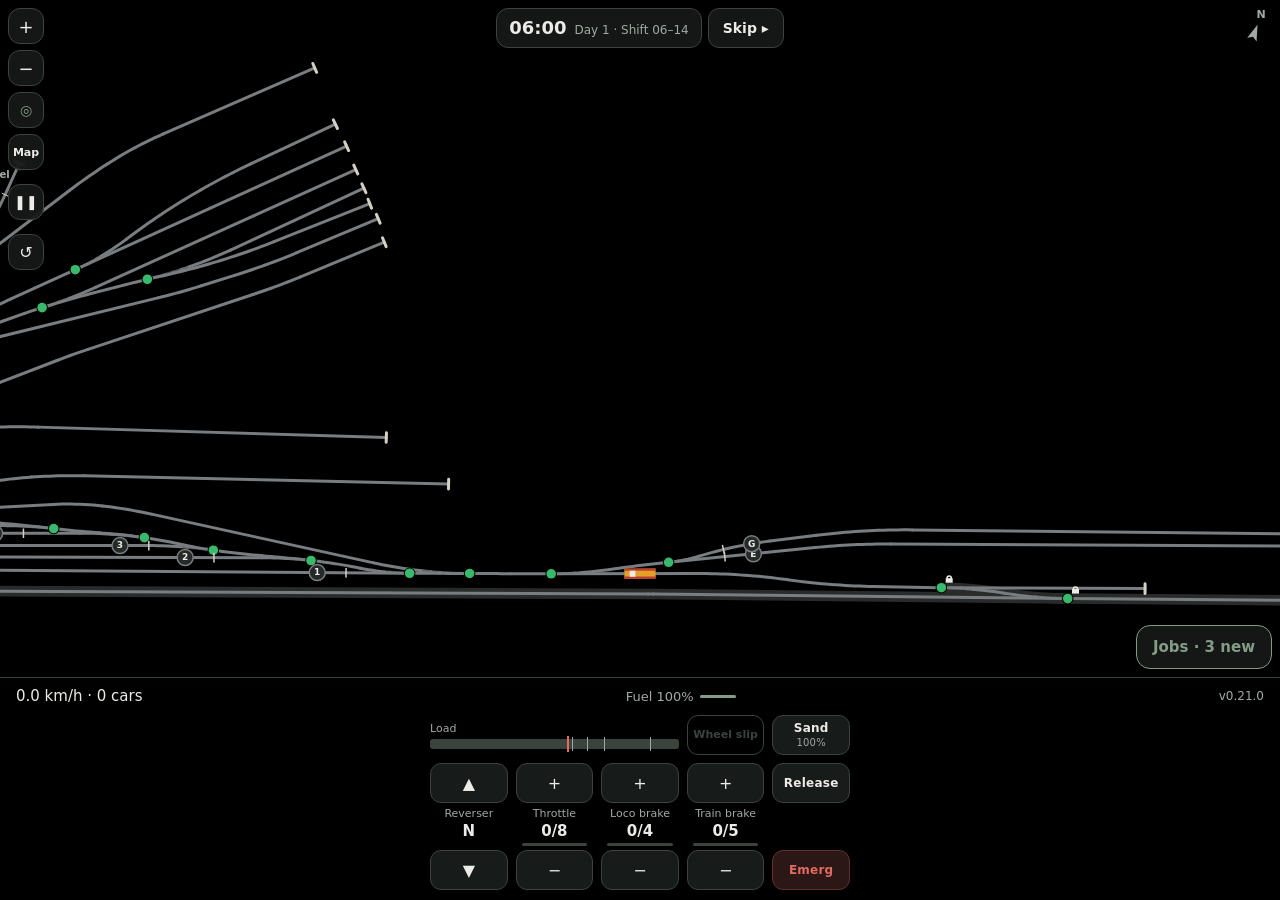
<file: index.html>
<!doctype html>
<html lang="en">
<head>
<meta charset="utf-8">
<meta name="viewport" content="width=device-width, initial-scale=1, viewport-fit=cover">
<meta name="theme-color" content="#000000">
<title>Switching Game</title>
<style>
  /* Dark palette: the yard and the bar sit on black. Green-tinted greys for
     chrome, one sage accent for anything on or active, ochre for warnings,
     red only for Emergency; retunable. */
  :root { --bg: #000; --ground: #000; --fg: #ecebe7; --muted: #a0aaa2; --line: #3a443d;
    --button: #171b19; --button-down: #35443a; --overlay: rgba(23, 27, 25, 0.88);
    --accent: #829c85; --warn: #d4a052; --sheet: #171b19; --danger: #e16b60; --danger-bg: #2a1716; --danger-line: #63312c; }
  html, body { margin: 0; height: 100%; background: var(--bg); color: var(--fg);
    font: 15px/1.4 system-ui, sans-serif; overscroll-behavior: none; }
  /* Phone held upright is the target. The yard fills the screen and the
     controls sit along the bottom, in thumb reach. The safe-area paddings
     keep both clear of notches and the home bar. */
  body { display: flex; flex-direction: column; height: 100dvh;
    padding: env(safe-area-inset-top) env(safe-area-inset-right) 0 env(safe-area-inset-left);
    box-sizing: border-box; -webkit-user-select: none; user-select: none; }
  #view { flex: 1; min-height: 0; position: relative; background: var(--ground); }
  canvas { position: absolute; inset: 0; width: 100%; height: 100%; touch-action: none; display: block; }
  #bar { display: flex; flex-direction: column; gap: 8px; border-top: 1px solid var(--line);
    padding: 8px 16px calc(10px + env(safe-area-inset-bottom)); }
  /* Zoom, follow and the Map, then Pause and New yard, each a little apart, sit over the
     yard's top-left corner. */
  #zoom { position: absolute; top: 8px; left: 8px; display: flex; flex-direction: column; gap: 6px; }
  #zoom button { width: 36px; height: 36px; border-radius: 12px; border: 1px solid var(--line);
    background: var(--overlay); -webkit-backdrop-filter: blur(8px); backdrop-filter: blur(8px);
    color: var(--fg); font: 500 18px system-ui, sans-serif; padding: 0;
    touch-action: manipulation; -webkit-tap-highlight-color: transparent; }
  #zoom button:active { background: var(--button-down); }
  #zoom #followBtn { font-size: 14px; }
  #zoom #followBtn.on { color: var(--accent); }
  #zoom #mapBtn { font-size: 11px; font-weight: 600; }
  #zoom #mapBtn.on { color: var(--accent); border-color: var(--accent); }
  #zoom #pauseBtn { margin-top: 8px; font-size: 14px; }
  #zoom #pauseBtn.on { color: var(--accent); border-color: var(--accent); }
  #zoom #newYardBtn { margin-top: 8px; font-size: 16px; }
  /* The clock, then Skip, across the top of the yard between the zoom
     buttons and the north arrow; Skip's menu opens beneath them. */
  #clockBar { position: absolute; top: 8px; left: 52px; right: 52px; display: flex; justify-content: center; gap: 6px; }
  #clock { display: flex; align-items: baseline; gap: 8px; min-width: 0; height: 40px; box-sizing: border-box;
    padding: 0 12px; border-radius: 12px; border: 1px solid var(--line); background: var(--overlay);
    -webkit-backdrop-filter: blur(8px); backdrop-filter: blur(8px); line-height: 38px;
    font-variant-numeric: tabular-nums; white-space: nowrap; }
  #clock b { font-size: 18px; font-weight: 600; }
  #clock span { color: var(--muted); font-size: 12px; overflow: hidden; text-overflow: ellipsis; }
  #skipBtn, #skipMenu button { border-radius: 11px; border: 1px solid var(--line); color: var(--fg);
    touch-action: manipulation; -webkit-tap-highlight-color: transparent; }
  #skipBtn { flex: none; height: 40px; padding: 0 14px; background: var(--overlay);
    -webkit-backdrop-filter: blur(8px); backdrop-filter: blur(8px); font: 600 14px system-ui, sans-serif; }
  #skipBtn:active, #skipMenu button:active { background: var(--button-down); }
  #skipBtn.on { color: var(--accent); border-color: var(--accent); }
  #skipMenu { position: absolute; display: none; top: 56px; left: 50%; transform: translateX(-50%);
    width: min(360px, calc(100% - 16px)); max-height: calc(100% - 64px); overflow-y: auto; box-sizing: border-box;
    padding: 4px 12px 12px; border-radius: 14px; border: 1px solid var(--line); background: var(--overlay);
    -webkit-backdrop-filter: blur(8px); backdrop-filter: blur(8px); font-variant-numeric: tabular-nums; }
  #skipMenu.open { display: block; }
  #skipMenu h3 { margin: 10px 0 6px; color: var(--muted); font-size: 11px; font-weight: 600;
    letter-spacing: 0.06em; text-transform: uppercase; }
  #skipMenu .event { display: flex; gap: 12px; align-items: baseline; width: 100%; min-height: 44px;
    padding: 0 10px; border-color: transparent; background: none; font: 15px system-ui, sans-serif; text-align: left; }
  #skipMenu .event b { font-weight: 600; }
  #skipMenu .event { padding-top: 6px; padding-bottom: 6px; }
  #skipMenu .event small { color: var(--muted); font-size: 12px; }
  #skipMenu .event span small { display: block; }
  #skipMenu .marks { display: grid; grid-template-columns: repeat(4, 1fr); gap: 6px; }
  #skipMenu .marks button { min-height: 40px; background: var(--button); font: 600 15px system-ui, sans-serif; }
  #skipMenu .warn, #skipMenu .event small.warn { color: var(--warn); }
  #skipMenu .marks button.warn { color: var(--warn); }
  #skipMenu .note { margin: 8px 2px 0; color: var(--warn); font-size: 12px; }
  /* A job being worked: a chip under the clock with its progress, which
     opens its sheet. The Jobs button sits in the yard's bottom-right corner;
     the board and the job sheet slide up from the bottom of the yard and
     stop above the controls. */
  #jobChip { position: absolute; display: none; top: 54px; left: 50%; transform: translateX(-50%);
    max-width: calc(100% - 112px); height: 32px; padding: 0 12px; box-sizing: border-box; border-radius: 16px;
    border: 1px solid var(--line); background: var(--overlay); -webkit-backdrop-filter: blur(8px); backdrop-filter: blur(8px);
    color: var(--fg); font: 13px system-ui, sans-serif; white-space: nowrap; overflow: hidden; text-overflow: ellipsis;
    font-variant-numeric: tabular-nums; touch-action: manipulation; -webkit-tap-highlight-color: transparent; }
  #jobChip.open, #mainChip.open { display: block; }
  /* The main line: a chip under the clock (and job chip) while a through
     train is offered or the player holds the main; holding it, it reports
     clear. */
  #mainChip { position: absolute; display: none; top: 54px; left: 50%; transform: translateX(-50%);
    max-width: calc(100% - 112px); height: 32px; padding: 0 12px; box-sizing: border-box; border-radius: 16px;
    border: 1px solid var(--line); background: var(--overlay); -webkit-backdrop-filter: blur(8px); backdrop-filter: blur(8px);
    color: var(--fg); font: 13px system-ui, sans-serif; white-space: nowrap; overflow: hidden; text-overflow: ellipsis;
    font-variant-numeric: tabular-nums; touch-action: manipulation; -webkit-tap-highlight-color: transparent; }
  #mainChip em { font-style: normal; font-weight: 600; color: var(--accent); }
  #mainChip.warn { border-color: var(--warn); }
  #jobChip em { font-style: normal; font-weight: 600; color: var(--accent); }
  #jobsBtn { position: absolute; right: 8px; bottom: 8px; min-height: 44px; padding: 0 16px; border-radius: 14px;
    border: 1px solid var(--line); background: var(--overlay); -webkit-backdrop-filter: blur(8px); backdrop-filter: blur(8px);
    color: var(--fg); font: 600 15px system-ui, sans-serif; touch-action: manipulation; -webkit-tap-highlight-color: transparent; }
  #jobsBtn.on { color: var(--accent); border-color: var(--accent); }
  #sheet { position: absolute; left: 0; right: 0; bottom: 0; max-width: 560px; margin: 0 auto; max-height: calc(100% - 52px);
    overflow-y: auto; box-sizing: border-box; padding: 0 16px 16px; border: 1px solid var(--line); border-bottom: 0;
    border-radius: 18px 18px 0 0; background: var(--sheet); transform: translateY(100%); visibility: hidden;
    transition: transform 0.2s ease, visibility 0.2s; font-variant-numeric: tabular-nums; -webkit-user-select: text; user-select: text; }
  #sheet.open { transform: none; visibility: visible; }
  #sheet .grab { width: 40px; height: 4px; margin: 8px auto 4px; border-radius: 2px; background: var(--line); }
  #sheet header { display: flex; align-items: center; gap: 8px; margin: 4px 0 8px; }
  #sheet h2 { flex: 1; margin: 0; font-size: 18px; font-weight: 600; }
  #sheet header [data-act="board"] { font-size: 24px; }
  #sheet header button { min-width: 40px; min-height: 40px; padding: 0 8px; border: 0; background: none; color: var(--muted);
    font: 15px system-ui, sans-serif; }
  #sheet .job { display: flex; align-items: center; gap: 12px; margin: 8px 0; padding: 10px 12px; border-radius: 14px;
    border: 1px solid var(--line); }
  #sheet .job > div { flex: 1; min-width: 0; }
  #sheet .job b { display: block; font-weight: 600; }
  #sheet small { display: block; color: var(--muted); font-size: 13px; }
  #sheet .later { opacity: 0.5; }
  #sheet button.act { flex: none; min-width: 88px; min-height: 44px; padding: 0 14px; border-radius: 12px;
    border: 1px solid var(--line); background: var(--button); color: var(--fg); font: 600 15px system-ui, sans-serif;
    touch-action: manipulation; -webkit-tap-highlight-color: transparent; }
  #sheet button.act:active { background: var(--button-down); }
  #sheet button.primary { color: var(--accent); border-color: var(--accent); }
  #sheet h3 { display: flex; justify-content: space-between; margin: 16px 0 4px; padding-top: 12px; border-top: 1px solid var(--line);
    color: var(--muted); font-size: 12px; font-weight: 600; letter-spacing: 0.06em; text-transform: uppercase; }
  #sheet h3 span:last-child { color: var(--accent); }
  #sheet .meta { display: grid; grid-template-columns: auto 1fr auto 1fr; gap: 2px 10px; font-size: 14px; }
  #sheet .meta span:nth-child(odd) { color: var(--muted); }
  #sheet .remarks { margin: 6px 0 0; font-size: 14px; }
  #sheet .remarks span { color: var(--muted); }
  #sheet .line { display: flex; gap: 12px; align-items: flex-start; padding: 8px 0; border-top: 1px solid var(--line); }
  #sheet h3 + .line { border-top: 0; }
  #sheet .line > div:nth-child(2) { flex: 1; min-width: 0; }
  #sheet .line .where { text-align: right; }
  /* A register line: its causes wrap, its lateness doesn't (#47). */
  #sheet .line.train > div:first-child { flex: 1; min-width: 0; }
  #sheet .line.train .where { flex: none; }
  #sheet .line.met:not(.order) b { text-decoration: line-through; color: var(--muted); }
  #sheet .tick { flex: none; width: 22px; height: 22px; margin-top: 1px; box-sizing: border-box; border-radius: 6px;
    border: 1.5px solid var(--muted); color: #000; font: 700 14px/19px system-ui, sans-serif; text-align: center; }
  #sheet .met .tick { border-color: var(--accent); background: var(--accent); }
  #sheet .warn { color: var(--warn); }
  #sheet .buttons { display: flex; gap: 8px; margin-top: 16px; }
  #sheet .buttons button { flex: 1; }
  #sheet .result { margin-top: 12px; padding: 10px 12px; border-radius: 12px; border: 1px solid var(--line); }
  #sheet .result b { display: block; font-size: 16px; color: var(--accent); }
  /* The consist page: the train's totals in a row, then a line per car. */
  #sheet .totals { display: grid; grid-template-columns: repeat(5, 1fr); gap: 4px; margin: 4px 0 8px; text-align: center;
    font-size: 12px; color: var(--muted); }
  #sheet .totals b { display: block; color: var(--fg); font-size: 16px; font-weight: 600; }
  #sheet table.consist { width: 100%; border-collapse: collapse; font-size: 14px; }
  #sheet .consist th { color: var(--muted); font-size: 12px; font-weight: 600; text-align: right; padding: 6px 0 4px 8px; }
  #sheet .consist th:first-child, #sheet .consist td:first-child { text-align: left; padding-left: 0; }
  #sheet .consist td { text-align: right; padding: 6px 0 6px 8px; border-top: 1px solid var(--line); vertical-align: top; }
  #sheet .consist td b { font-weight: 600; }
  #readout { font-variant-numeric: tabular-nums; display: flex; justify-content: space-between; }
  #readout small { color: var(--muted); font-size: 12px; align-self: center; }
  #readout .fuel { display: flex; align-items: center; gap: 6px; font-size: 13px; color: var(--muted); }
  #readout .fuel.warn { color: var(--warn); }
  #readout .fuel .meter { display: block; width: 36px; margin: 0; }
  #readout .fuel.warn .meter i { background: var(--warn); }
  /* The traction gauges (#117), a row over the levers: the load meter
     (motor current, with a red mark at continuous and a tick for each
     short-time band past it), the wheel slip light, and Sand, held while
     it's needed, over Release. */
  #loadMeter { grid-column: span 3; align-self: center; }
  #loadMeter { min-width: 0; margin-bottom: 4px; font-size: 11px; color: var(--muted); font-variant-numeric: tabular-nums; }
  #loadMeter .label { display: flex; justify-content: space-between; }
  #loadMeter .label b { font-weight: 600; color: var(--warn); }
  #loadMeter .dial { position: relative; height: 10px; margin-top: 3px; border-radius: 3px; background: var(--line); }
  #loadMeter .dial i { position: absolute; left: 0; top: 0; bottom: 0; width: 0; border-radius: 3px; background: var(--accent); }
  #loadMeter.over .dial i { background: var(--warn); }
  #loadMeter .dial s { position: absolute; top: -2px; bottom: -2px; width: 1px; background: var(--muted); }
  #loadMeter .dial u { position: absolute; top: -3px; bottom: -3px; width: 2px; margin-left: -1px; background: var(--danger); }
  #slipLight { height: 40px; box-sizing: border-box; border-radius: 11px; border: 1px solid var(--line);
    display: flex; align-items: center; justify-content: center; text-align: center; line-height: 1.1;
    font-size: 11px; font-weight: 600; color: var(--line); }
  #slipLight.on { background: var(--warn); border-color: var(--warn); color: #000; }
  #slipLight.danger { background: var(--danger-bg); border-color: var(--danger-line); color: var(--danger); }
  #slipLight { margin-bottom: 4px; }
  #sandBtn { margin-bottom: 4px; min-height: 40px; border-radius: 11px; border: 1px solid var(--line); background: var(--button); color: var(--fg);
    font: 600 12px system-ui, sans-serif; touch-action: none; -webkit-tap-highlight-color: transparent; }
  #sandBtn small { color: var(--muted); font-weight: 500; }
  #sandBtn.on { background: var(--button-down); color: var(--accent); border-color: var(--accent); }
  /* The version number takes a long press (the dev overlay), so its target
     reaches past its text to a thumb's size. */
  #version { padding: 12px 16px; margin: -12px -16px; -webkit-touch-callout: none; touch-action: manipulation; }
  /* The dev overlay's panel (#42): monospace, top left under the clock and
     the chips, at most a third of the yard's height, scrolling inside; its
     header folds it to one line, with Save state beside it. */
  #devPanel { position: absolute; display: none; top: 54px; left: 52px; width: min(360px, calc(100% - 104px));
    max-height: 33%; flex-direction: column; box-sizing: border-box; border-radius: 12px;
    border: 1px solid var(--line); background: var(--overlay); -webkit-backdrop-filter: blur(8px); backdrop-filter: blur(8px);
    font: 11px/1.35 ui-monospace, Menlo, Consolas, monospace; font-variant-numeric: tabular-nums; }
  #devPanel.open { display: flex; }
  #devTop { display: flex; flex: none; align-items: center; }
  #devPanel button { min-height: 40px; border: 0; background: none; color: var(--fg); font: inherit; text-align: left;
    padding: 0 10px; touch-action: manipulation; -webkit-tap-highlight-color: transparent; }
  #devHead { flex: 1; min-width: 0; font-weight: 600; white-space: nowrap; overflow: hidden; text-overflow: ellipsis; }
  #devBody { overflow-y: auto; padding: 0 10px 6px; overscroll-behavior: contain; -webkit-user-select: text; user-select: text; }
  #devBody div { margin-top: 2px; overflow-wrap: anywhere; }
  #devBody b { color: var(--muted); font-weight: 600; }
  #devBody .warn { color: var(--warn); }
  #devPanel #devSave { flex: none; min-height: 32px; margin: 4px 4px 4px 0; border: 1px solid var(--line); border-radius: 9px;
    background: var(--button); font-weight: 600; white-space: nowrap; }
  #devPanel #devSave:active { background: var(--button-down); }
  #devPanel.folded #devBody { display: none; }
  /* The reverser and three notched levers (throttle, loco brake, train
     brake), each an up and a down with its setting between them, then
     Release over Emergency. Buttons are 40 px tall, 10% under the usual
     44 px thumb target, at Tom's call; retunable. */
  #controls { display: grid; grid-template-columns: repeat(5, minmax(48px, 1fr)); gap: 4px 8px;
    max-width: 420px; width: 100%; margin: 0 auto; }
  #controls button { min-height: 40px; border-radius: 11px; border: 1px solid var(--line);
    background: var(--button); color: var(--fg); font: 500 16px system-ui, sans-serif;
    touch-action: manipulation; -webkit-tap-highlight-color: transparent; }
  #controls button:active { background: var(--button-down); }
  #controls .word { font-size: 12px; font-weight: 600; letter-spacing: 0.02em; }
  #controls #emergBtn { background: var(--danger-bg); border-color: var(--danger-line); color: var(--danger); }
  #controls #emergBtn:active { background: var(--danger-line); }
  .lever { text-align: center; font-size: 11px; line-height: 1.3; color: var(--muted);
    white-space: nowrap; font-variant-numeric: tabular-nums; }
  .lever b { display: block; color: var(--fg); font-size: 15px; font-weight: 600; }
  .meter { height: 3px; margin: 2px 6px 0; background: var(--line); border-radius: 2px; overflow: hidden; }
  .meter i { display: block; height: 100%; width: 0; background: var(--accent); }
  /* The coupling menu: two thumb-sized buttons over the yard, next to the
     coupling tapped. */
  #couplingMenu, #mainMenu { position: absolute; display: none; gap: 6px; }
  #couplingMenu.open, #mainMenu.open { display: flex; }
  #couplingMenu button, #mainMenu button { min-width: 80px; min-height: 40px; border-radius: 11px; border: 1px solid var(--line);
    background: var(--overlay); -webkit-backdrop-filter: blur(8px); backdrop-filter: blur(8px); color: var(--fg); font: 600 13px system-ui, sans-serif;
    touch-action: manipulation; -webkit-tap-highlight-color: transparent; }
  #couplingMenu button:active, #mainMenu button:active { background: var(--button-down); }
  /* Asking for the main: how long for, over a padlocked switch tapped. */
  #mainMenu { align-items: center; padding: 6px; border-radius: 14px; border: 1px solid var(--line);
    background: var(--overlay); -webkit-backdrop-filter: blur(8px); backdrop-filter: blur(8px); }
  #mainMenu span { padding: 0 4px 0 6px; color: var(--muted); font: 600 12px system-ui, sans-serif; white-space: nowrap; }
  #mainMenu button { min-width: 64px; }
  /* The car card: what is stencilled on a tapped car, and its hand brake,
     next to the car. */
  #carCard { position: absolute; display: none; min-width: 180px; padding: 10px 12px; border-radius: 12px;
    border: 1px solid var(--line); background: var(--overlay); -webkit-backdrop-filter: blur(8px); backdrop-filter: blur(8px);
    font-size: 13px; line-height: 1.35; font-variant-numeric: tabular-nums; }
  #carCard.open { display: block; }
  #carCard b { display: block; font-size: 16px; letter-spacing: 0.03em; }
  #carCard small { display: block; color: var(--muted); font-size: 12px; margin-top: 2px; }
  #carCard { max-width: 260px; }
  #carCard .traffic { color: var(--fg); margin-top: 6px; }
  #carCard .warn { color: var(--warn); }
  #carCard .history { margin-top: 6px; color: var(--muted); font-size: 12px; }
  #carCard button { display: block; width: 100%; min-height: 40px; margin-top: 8px; border-radius: 11px;
    border: 1px solid var(--line); background: var(--button); color: var(--fg); font: 600 13px system-ui, sans-serif;
    touch-action: manipulation; -webkit-tap-highlight-color: transparent; }
  #carCard button:active { background: var(--button-down); }
  #carCard button.on { color: var(--accent); border-color: var(--accent); }
  /* A phone on its side has little height to spare: the controls move to the
     right-hand edge instead, in two columns to keep that edge narrow: the
     load meter, reverser and throttle, then the two brakes, then
     Emergency, Release, the wheel slip light and Sand. */
  @media (orientation: landscape) and (max-height: 520px) {
    body { flex-direction: row; padding-bottom: env(safe-area-inset-bottom); }
    #bar { border-top: 0; border-left: 1px solid var(--line); justify-content: center;
      padding: 8px calc(12px + env(safe-area-inset-right)) 8px 12px; width: 232px; box-sizing: border-box; }
    #controls { grid-template-columns: repeat(4, 1fr); gap: 3px 6px;
      grid-template-areas: "load load load load" "revUp revUp thrUp thrUp" "revL revL thrL thrL" "revDown revDown thrDown thrDown"
        "lbUp lbUp tbUp tbUp" "lbL lbL tbL tbL" "lbDown lbDown tbDown tbDown" "emerg release slip sand"; }
    #controls .spacer { display: none; }
    #bar { gap: 6px; }
    #readout { flex-wrap: wrap; gap: 0 8px; font-size: 13px; }
    #loadMeter { grid-area: load; display: flex; align-items: center; gap: 8px; margin-bottom: 2px; }
    #loadMeter .label { flex: none; display: block; }
    #loadMeter .label b { margin-left: 4px; }
    #loadMeter .dial { flex: 1; margin-top: 0; }
    #slipLight { grid-area: slip; } #sandBtn { grid-area: sand; }
    #slipLight, #sandBtn { margin: 6px 0 0; height: auto; min-height: 40px; font-size: 10px; }
    #sandBtn small { display: block; }
    #lbUp, #tbUp, #emergBtn, #releaseBtn { margin-top: 6px; }
    #revUp { grid-area: revUp; } #thrUp { grid-area: thrUp; } #lbUp { grid-area: lbUp; } #tbUp { grid-area: tbUp; }
    #revLever { grid-area: revL; } #thrLever { grid-area: thrL; } #lbLever { grid-area: lbL; } #tbLever { grid-area: tbL; }
    #revDown { grid-area: revDown; } #thrDown { grid-area: thrDown; } #lbDown { grid-area: lbDown; } #tbDown { grid-area: tbDown; }
    #emergBtn { grid-area: emerg; } #releaseBtn { grid-area: release; }
  }
</style>
</head>
<body>
<div id="view"><canvas id="yard"></canvas>
  <!-- The dev overlay's panel (#42), first so the menus, card and sheet open over it. -->
  <div id="devPanel"><div id="devTop"><button id="devHead"></button><button id="devSave">Save state</button></div><div id="devBody"></div></div>
  <div id="zoom">
    <button id="zoomIn" aria-label="Zoom in">+</button>
    <button id="zoomOut" aria-label="Zoom out">−</button>
    <button id="followBtn" aria-label="Follow the loco">◎&#xFE0E;</button>
    <button id="mapBtn" aria-label="Map">Map</button>
    <button id="pauseBtn" aria-label="Pause">❚❚</button>
    <button id="newYardBtn" aria-label="New yard">↺&#xFE0E;</button>
  </div>
  <div id="clockBar">
    <div id="clock"><b id="clockTime"></b><span id="clockShift"></span></div>
    <button id="skipBtn">Skip ▸&#xFE0E;</button>
  </div>
  <button id="jobChip"></button>
  <button id="mainChip"></button>
  <button id="jobsBtn">Jobs</button>
  <div id="skipMenu"></div>
  <div id="couplingMenu">
    <button id="hookBtn">Hook up</button>
    <button id="airBtn">Air</button>
    <button id="uncoupleBtn">Uncouple</button>
  </div>
  <div id="mainMenu"><span>Ask for the main</span></div>
  <div id="carCard"><div id="carText"></div><button id="handBrakeBtn"></button></div>
  <div id="sheet"></div>
</div>
<div id="bar">
  <div id="readout"><span id="readoutText"></span><span id="fuelGauge" class="fuel"></span><small id="version"></small></div>
  <div id="controls">
    <div id="loadMeter"></div>
    <div id="slipLight">Wheel slip</div>
    <button id="sandBtn" class="word">Sand</button>
    <button id="revUp" aria-label="Reverser toward forward">▲&#xFE0E;</button>
    <button id="thrUp" aria-label="Throttle up">+</button>
    <button id="lbUp" aria-label="Loco brake on">+</button>
    <button id="tbUp" aria-label="Train brake on">+</button>
    <button id="releaseBtn" class="word">Release</button>
    <div class="lever" id="revLever"></div>
    <div class="lever" id="thrLever"></div>
    <div class="lever" id="lbLever"></div>
    <div class="lever" id="tbLever"></div>
    <div class="spacer"></div>
    <button id="revDown" aria-label="Reverser toward reverse">▼&#xFE0E;</button>
    <button id="thrDown" aria-label="Throttle down">−</button>
    <button id="lbDown" aria-label="Loco brake off">−</button>
    <button id="tbDown" aria-label="Train brake off">−</button>
    <button id="emergBtn" class="word">Emerg</button>
  </div>
</div>
<script>
"use strict";
(() => {
  // ==================================================
  // ARCHITECTURE
  // ==================================================
  // The game is one file, index.html, built from src/ by tools/build.py
  // (#113): the page is src/shell.html, its style src/style.css, and each
  // section below is one file, src/00-architecture.js to src/11-checks.js,
  // in this order. They run inside one strict-mode IIFE and share its scope.
  // No dependencies. Content and mechanics are kept apart so a pass can
  // touch one without the other.
  //
  //   CONFIG       version and every tunable game rule, as named constants.
  //   WORLD DATA   the yard: track nodes, straight or curved segments between
  //                them, switches, the running tracks, and where track runs
  //                on beyond the map;
  //                the kinds of rolling stock (a loco's with its traction
  //                figures), the fuel point, the cars with their
  //                markings and loads, and where it all starts; the yard
  //                tracks' blocks, the industries at Junín, the
  //                destinations waybills name, the cars' traffic at the
  //                start, the traffic plan's flows and the numbers of cars
  //                that join, and the road trains' and through trains'
  //                timetables, and the routes Retiro's road trains run;
  //                the lines out of Junín, for the Map.
  //                Content passes (a new siding, a new yard) touch only this.
  //   STATE        what changes while playing: the time of day, switch
  //                positions, vehicles, the trains they are coupled into,
  //                the shunter's work under way at couplings,
  //                the loco's controls and its traction (load, slip, sand,
  //                motor heat, fuel), the cars' traffic (away off the
  //                map included) and the pool of cars elsewhere on the
  //                line, the industries' work, the jobs, the arrivals held
  //                outside, Retiro's road trains under way,
  //                the through trains offered, refused line clear
  //                or running, who holds the main, and the train register.
  //                Built from WORLD DATA by makeState(); never edits WORLD DATA.
  //   UTILITIES    small geometry, track-walking and lookup helpers.
  //   SIMULATION   advances STATE by one fixed step, step(dt): the clock, and
  //                all movement rules: traction (the load, wheel slip,
  //                motor heat and fuel, and over a skip the locos at
  //                rest), forces, brakes, slack, contact
  //                buffer to buffer, and the shunter's hooking up and
  //                uncoupling coming due. The events ahead (a job due, a shift change)
  //                come from here too. The
  //                loop calls it at a fixed rate, so behaviour never depends
  //                on the display's frame rate.
  //   OPERATIONS   the rules of the railway's work, stepped from SIMULATION:
  //                cars' traffic by the plan, their trips off the map and
  //                the pool, and their dispositions, the industries'
  //                set-outs, work and pulls, road trains arriving and
  //                leaving, jobs opening with them and at shift changes,
  //                their lines checked against the yard, work done
  //                off-screen, rough handling, and results; through trains
  //                offered, held or run past on the main; Retiro's road
  //                trains offered, accepted on their locked routes and
  //                driven on sight over the crossover; and the train
  //                register of every train run and how late, with the
  //                knock-on delays: a late build's root and the cars that
  //                missed their train.
  //   ACTIONS      what the player can do (reverser, levers, Emergency,
  //                Release, sand, throw a switch, connect or part the air,
  //                hook up or uncouple, set a hand brake, skip ahead, take, hand back
  //                or report a job, ask for the main or report it clear),
  //                and the rules on
  //                when they may. They change STATE; they never draw.
  //   PERSISTENCE  keeps STATE in localStorage between visits, and starts a
  //                new yard: the cars apart from the rest, written only
  //                when carsChanged() says they changed, and gives the
  //                save as a file, for a bug report. SAVE_KEY changes
  //                with every change to the saved shape.
  //   RENDERING    draws STATE to the canvas and the controls (the job
  //                board and sheet are drawn in INPUT, beside their menus),
  //                through a camera (zoom, follow or pan, or the Map's steps
  //                out) that is display only; and the dev overlay (#42),
  //                ids and hidden figures over the yard and a panel of
  //                STATE, for troubleshooting. It never holds rules.
  //   INPUT / LOOP keyboard, buttons and taps to ACTIONS; the fixed-step loop,
  //                and Pause, which holds the loop's steps and the player's
  //                actions but not the camera; when to save; the dev
  //                overlay's long press, fold and Save state.
  //   CHECKS       what WORLD DATA names that doesn't exist, checked at every
  //                start; what is wrong with STATE; and the benchmark page
  //                (index.html?bench), which times fixed scenarios and ages
  //                a yard to check it, for the Performance check in CI.
  //
  // Coordinates are metres, +x along the yard, +y to its right; WORLD DATA
  // says where north is. They are the world's, not the screen's: RENDERING
  // fits the yard to the screen and, on a portrait screen, turns it a
  // quarter so the yard runs up the screen (see makeView()).
  // Physics is in SI units: metres, seconds, kilograms, newtons.
  //
  // A train is a list of coupled vehicles, ordered from its head to its tail.
  // Each vehicle has its own speed (+ toward its train's head); the couplings
  // between them have play, so a train stretches and bunches (slack). A
  // vehicle stands on the track at its centre, with `dir` the segment sense
  // (+1 toward `b`) that points toward its train's head; a lone car or loco
  // is a train of one.
  // Identity is an id string, never an array index.
  // ==================================================

  // ==================================================
  // CONFIG
  // ==================================================
  const GAME_CONFIG = { VERSION: "0.21.0" };
  const STEP_SECONDS = 1 / 60;          // fixed simulation step
  const MAX_STEPS_PER_FRAME = 5;        // drop time rather than spiral after a stall
  const VIEW_MARGIN = 8;                // metres of ground kept around the yard
  const ZOOM_LEVELS = [1.2, 2.4, 4, 6]; // px per metre, whatever the map's size (#53); retunable
  const START_ZOOM = 1;                 // play starts zoomed in, following the loco; an index into ZOOM_LEVELS; retunable
  const MAP_STEPS = 3;                  // the Map's steps out: the yard, the yard as lines, the lines out of Junín (#53)
  const MAP_WIDEN_MAX = 3;              // the Map's yard step widens across the yard up to this many times; retunable
  const DRAG_START_PX = 8;              // CSS px a press moves before it pans instead of tapping
  const TAP_RADIUS_PX = 32;             // CSS px from a switch or coupling that a tap counts; retunable (a fingertip)
  // The dev overlay (#42): a long press of DEV_PRESS_SECONDS on the version
  // number turns it on or off. Its labels are DEV_LABEL_PX high; the
  // panel's live stateProblems() runs every DEV_PROBLEMS_SECONDS, as it
  // checks the whole yard. All retunable.
  const DEV_PRESS_SECONDS = 1;
  const DEV_LABEL_PX = 11;
  const DEV_PROBLEMS_SECONDS = 1;
  const GAUGE = 1.676;                  // m, Argentine broad gauge (Junín's)
  const TIE_SPACING = 0.65;             // m between tie centres; approximate
  const TIE_LENGTH = 2.75;              // m; approximate
  const TRACK_DETAIL_K = 4;             // px per metre at which track is drawn as rails and ties; retunable
  const SWITCH_DIM_LENGTH = 25;         // m of the unset leg faded past a switch; retunable
  const SWITCH_DIM_STEPS = 5;           // steps the fade is drawn in
  const G = 9.81;                       // m/s²

  // Diesel-electric traction (#117; docs/design/traction.md, figures in
  // docs/reference/diesel-traction.md). A loco's own figures (power at the
  // rail, starting and continuous pull, fuel) are its kind's `traction` in
  // WORLD DATA; these are the rules every loco follows. The reverser sets
  // the pull's direction (cab end first is forward). The throttle has
  // THROTTLE_NOTCHES notches above idle, each a share of full power; the
  // load, a share of full, builds toward the notch's over about
  // LOAD_UP_SECONDS and falls over about LOAD_DOWN_SECONDS. At load `l`
  // the loco asks for the lesser of the notch's cap, starting pull × √l,
  // and its power, l × power at the rail / speed. Asking for more than the
  // rail's grip, ADHESION × the weight on the driven axles, slips the
  // wheels: the load drops until it asks for SLIP_SHARE of the grip, and
  // holds there until the throttle is notched down or sand goes on.
  const THROTTLE_NOTCHES = 8;
  const NOTCH_POWER = [0.07, 0.13, 0.27, 0.38, 0.48, 0.64, 0.87, 1];  // N1–N8, an EMD 16-645 on test (NSW EPA); Assumed for the ALCO 251
  const LOAD_UP_SECONDS = 4;            // within 5 % of the new notch's load; Assumed, retunable
  const LOAD_DOWN_SECONDS = 1;          // Assumed, retunable
  const LOCO_MAX_SPEED = 8;             // m/s (29 km/h); a yard limit, not the loco's own; pull fades to nothing over the last GOVERNOR_BAND
  const GOVERNOR_BAND = 1;              // m/s
  const ADHESION = { dry: 0.25, sanded: 0.35 };  // usable share of the weight on drivers at a stand (EMD); the rail is always dry for now (Tom)
  // The grip falls as speed rises, by the shape of Curtius and Kniffler's
  // curve, μ = 0.161 + 7.5 / (v + 44) with v in km/h, scaled so it is
  // ADHESION at a stand (Tom, 2026-11-24): about 90 % of it at 10 km/h,
  // 83 % at 21 km/h. The curve is Secondary; scaling it to EMD's usable
  // figure is Assumed, retunable.
  const curtiusKniffler = kmh => 0.161 + 7.5 / (kmh + 44);
  const ADHESION_AT_SPEED = speed => curtiusKniffler(Math.abs(speed) * 3.6) / curtiusKniffler(0);  // speed in m/s
  const SLIP_SHARE = 0.6;               // a slipping loco's pull, as a share of the grip; Assumed, retunable
  const SAND_BOX_SECONDS = 20 * 60;     // s of sanding a full box holds; Assumed, retunable
  // Traction motor heat, `heat` per loco, 1 at the trip: it moves by
  // (r² − b·heat) / MOTOR_HEAT_SECONDS a second, r the motor current as a
  // share of continuous (taken as pull / continuous pull) and b the
  // blowers' cooling, BLOWER_IDLE at idle up to 1 in the top notch. At 1
  // the motors trip: no power until the heat falls to MOTOR_RESET_HEAT.
  // The time constant is fitted to an EMD D37's plate (5 min at 1.42×, 15
  // min at 1.18×); no GE 761 plate was found. The load meter marks, past
  // continuous, how long from cold each current is allowed:
  // r = 1 / √(1 − e^(−t / MOTOR_HEAT_SECONDS)).
  const MOTOR_HEAT_SECONDS = 10 * 60;   // Assumed, retunable
  const BLOWER_IDLE = 0.5;              // Assumed, retunable
  const MOTOR_RESET_HEAT = 0.8;         // Tom, 2026-11-24
  const LOAD_METER_MINUTES = [60, 30, 15, 10, 5];
  const LOAD_METER_BANDS = LOAD_METER_MINUTES.map(m => ({ minutes: m, r: 1 / Math.sqrt(1 - Math.exp(-m * 60 / MOTOR_HEAT_SECONDS)) }));
  const LOAD_METER_MAX = 1.8;           // the meter's full scale, as a share of continuous
  // Fuel, in litres, burned by the notch in use: a share of the top
  // notch's burn, from the same EMD test's litres an hour (N1 55 … N8
  // 618), Assumed for the ALCO 251; idle has its own rate. The engine
  // idles all shift (Assumed). Below FUEL_LOW of the tank a "Fuel the
  // loco" task appears; the loco fills, and its sand box with it, standing
  // with its middle within FUEL_REACH of the fuel point (WORLD DATA), at
  // FUEL_FILL_RATE. Run dry, its engine stops, and the depot brings fuel
  // out to it FUEL_RESCUE_SECONDS later. All Assumed, retunable.
  const NOTCH_FUEL = [55, 90, 179, 245, 309, 400, 538, 618].map(l => l / 618);
  const DIESEL_DENSITY = 0.84;          // kg/L
  const FUEL_LOW = 0.25;                // share of the tank
  const FUEL_FILL_RATE = 150 / 60;      // L/s; a quarter tank filled in about 12 min
  const FUEL_REACH = 6;                 // m
  const FUEL_RESCUE_SECONDS = 3600;     // s

  // Rolling resistance, from the constant part of the Davis equation:
  // 1.3 lb per short ton of weight plus a fixed drag per axle that depends
  // on the bearings (29 lb plain, 18 lb roller; AAR RP-548). The speed terms
  // add little at yard speeds and are left out. A loaded 60 t box car on
  // plain bearings comes to about 0.0015 of its weight and rolls about 255 m
  // from 10 km/h; an empty one about 0.0028, 145 m.
  // See docs/reference/train-physics.md.
  const LBF = 4.448;                    // N per pound-force
  const SHORT_TON = 907.2;              // kg
  const DAVIS_WEIGHT_SHARE = 1.3 * LBF / (SHORT_TON * G);  // share of weight, ≈ 0.00065
  const BEARING_AXLE_DRAG = { plain: 29 * LBF, roller: 18 * LBF };  // N per axle
  const STARTING_RESISTANCE = { plain: 0.01, roller: 0.0025 };     // share of weight to get a standing vehicle moving; Unconfirmed, retunable

  // Curve resistance: about 0.7 lb per short ton per degree of curve, where
  // a curve of radius R metres is 1746.4 / R degrees (100 ft chord
  // definition). A vehicle on a curve adds CURVE_RESISTANCE / R of its
  // weight: about 0.004 at 150 m, 0.0075 at 82 m.
  const CURVE_LB_PER_TON_DEGREE = 0.7;  // Secondary; retunable
  const CURVE_RESISTANCE = CURVE_LB_PER_TON_DEGREE * LBF / (SHORT_TON * G) * 1746.4;  // m

  // Brakes. Each is a notched lever; the force builds toward the lever's
  // setting at its rate, as a share of full per second.
  const LOCO_BRAKE_NOTCHES = 4;         // retunable
  const LOCO_BRAKE_RATIO = 0.15;        // full force as a share of the loco's weight; retunable
  const LOCO_BRAKE_RATE = 2;            // full in half a second
  const TRAIN_BRAKE_NOTCHES = 5;        // retunable
  const TRAIN_BRAKE_RATIO = 0.1;        // full force as a share of the whole train's weight; retunable
  const TRAIN_BRAKE_APPLY_RATE = 1 / 4; // full in 4 s; retunable
  const TRAIN_BRAKE_RELEASE_RATE = 1 / 5; // off in 5 s; retunable
  const EMERGENCY_RATE = 1;             // full train brake in 1 s; retunable
  // The train brake works only on cars whose air is connected all the way
  // back to the loco. A coupling's air, once connected, charges over
  // AIR_CHARGE_SECONDS; a real brake pipe takes minutes.
  const AIR_CHARGE_SECONDS = 15;        // retunable
  // A hand brake: about a tenth of a loaded car's weight pressed on the
  // shoes, at a shoe friction near 0.3. The same force on every car, so an
  // empty stops sooner than a load. Unconfirmed; retunable.
  const HAND_BRAKE_FORCE = 0.1 * 0.3 * 60e3 * G;  // N, ≈ 17.7 kN

  // Contact (#33). Every vehicle has side buffers and a hook, as on FA's
  // broad gauge: ends that meet touch buffers and push, and never couple on
  // their own. Ends meeting faster than HARD_HIT_SPEED are a hard hit: a
  // jolt, and the two bounce apart by HARD_HIT_RESTITUTION.
  const HARD_HIT_SPEED = 5 / 3.6;       // m/s closing speed; retunable
  // Coupling is a shunter's work (#33): Hook up puts the link over the hook
  // and tightens the screw until the buffers meet (MR-706 D-8); Uncouple
  // slackens and unhooks it. Either takes HOOK_UP_SECONDS, with both
  // vehicles standing. Ends up to HOOK_REACH apart can be hooked up: the
  // reach of a slackened screw coupling, the gap closed as it tightens.
  const HOOK_UP_SECONDS = 10;           // s; "a few seconds" (Tom, 2026-11-24); retunable
  const HOOK_REACH = 0.15;              // m; estimated, retunable

  // Slack. A screw coupling is tightened until the buffers touch, so it has
  // SCREW_FREE_PLAY; a two-axle car's chain link is left slack (RITO art.
  // 210 b), CHAIN_FREE_PLAY (#26's 5 cm). Inside the free play, nothing
  // passes between the two vehicles. Past it, stretched or bunched, the
  // buffers and draft gear act as a stiff damped spring, rated at
  // DRAFT_GEAR_FORCE over DRAFT_GEAR_TRAVEL (AAR M-901-G: 500,000 lb over
  // about 3 in). Secondary; see docs/reference/train-physics.md. The spring
  // is stiff, so the simulation takes SLACK_SUBSTEPS smaller steps within
  // each fixed step.
  const SCREW_FREE_PLAY = 0;            // m: nearly tight (Tom, 2026-11-24)
  const CHAIN_FREE_PLAY = 0.05;         // m, about 2 in; Unconfirmed, retunable
  const DRAFT_GEAR_TRAVEL = 0.075;      // m, about 3 in
  const DRAFT_GEAR_FORCE = 500e3 * LBF; // N at full travel, ≈ 2.2 MN
  const DRAFT_GEAR_STIFFNESS = DRAFT_GEAR_FORCE / DRAFT_GEAR_TRAVEL;  // N/m, ≈ 30 MN/m
  const DRAFT_GEAR_DAMPING = 0.5;       // share of critical damping; friction draft gears soak up a lot; estimated, retunable
  const SLACK_SUBSTEPS = 8;             // keeps the spring stable: about 0.1 rad of its swing a substep
  const HARD_HIT_RESTITUTION = 0.3;     // retunable
  // The clock runs at real time, one game second a step-second, and counts
  // seconds from midnight before day 1. Shifts are SHIFT_HOURS long from
  // FIRST_SHIFT_HOUR; a new yard starts at the first. Skip jumps, with
  // everything standing, to an event ahead or a SKIP_MARK_SECONDS mark.
  // See docs/design/time.md.
  const HOUR = 3600;                    // s
  const DAY = 24 * HOUR;                // s
  const SHIFT_HOURS = 8;                // 06–14, 14–22, 22–06
  const FIRST_SHIFT_HOUR = 6;
  const START_CLOCK = FIRST_SHIFT_HOUR * HOUR;  // 06:00, day 1
  const SKIP_MARK_SECONDS = 10 * 60;    // marks at xx:x0
  const SKIP_MARKS_SHOWN = 4;           // marks the Skip menu lists, and adds a press of "…"; retunable
  // Operations (#48, #49): traffic, dispositions, jobs and results. See
  // docs/design/. Road trains run to TIMETABLE; an arrival brings up to
  // ARRIVAL_CARS_MAX cars, topped up from the pool toward ARRIVAL_CARS_MIN
  // while the plan is short of cars, and a departure takes up to
  // DEPARTURE_MAX_CARS, so a whole train fits the 281 m head-shunt behind
  // the loco (16 cars of 15.5 m average and a 14 m loco: 262 m).
  const ARRIVAL_CARS_MIN = 8;           // retunable
  const ARRIVAL_CARS_MAX = 12;          // retunable
  const DEPARTURE_MAX_CARS = 16;        // retunable
  // The traffic plan (#50; docs/design/traffic.md). Each flow keeps about
  // the cars its rate needs over a cycle: its rate a day times the cycle,
  // the stations' round trips plus YARD_DAYS_PER_PASS for each pass
  // through Junín. An arrival with fewer than ARRIVAL_CARS_MIN cars due
  // takes more from the pool, the San Martín's cars elsewhere on the line,
  // for flows short of their share;
  // a car leaving when its flow has more than FLOW_SLACK over its share
  // stays out there, in the pool, and one in the pool POOL_KEEP_DAYS is
  // forgotten. POOL_LINE_SHARE of the cars new to the game keep the
  // San Martín's own initials. All retunable.
  const YARD_DAYS_PER_PASS = 1.5;       // days a car spends at Junín each time through; estimated
  const FLOW_SLACK = 2;                 // cars
  const POOL_KEEP_DAYS = 60;
  const POOL_LINE_SHARE = 0.1;
  // A trip takes its station's round trip, give or take this share, so
  // cars that left together don't all come back together.
  const TRIP_SPREAD = 0.25;             // retunable
  // Industries at Junín (#84). Each has INDUSTRY_SPOTS spots, numbered
  // from its track's buffer, SPOT_LENGTH apart: a car is on a spot when
  // its middle is. A set-out takes up to that many cars. The elevator loads
  // a cut set out by the next shift change; each of the goods shed's doors
  // unloads or loads its car in SHED_WORK_TIME. Retunable; the times are
  // assumed.
  const INDUSTRY_SPOTS = 6;
  const SPOT_LENGTH = 16;               // m; a car is at most 15.5 m
  const SHED_WORK_TIME = 2 * HOUR;
  // Main-line traffic and authority to move (#56, #57; see
  // docs/design/living-railway.md). A through train is offered
  // OFFER_LEAD_SECONDS before it reaches the map's edge and runs through at
  // THROUGH_SPEED; held, it stands at the east home signal, HOME_SIGNAL_IN
  // metres in from the map's east edge, or waits off the map at the station
  // side. The player asks for the main for one of MAIN_ASK_MINUTES.
  // A passenger train gets a conditional line clear only by day (#104;
  // RITO art. 64 d 3): offered outside DAYLIGHT_FROM to DAYLIGHT_TO with the
  // main not clear, it is refused line clear (art. 65) and waits at the
  // station behind until the main is clear, then sets off, still
  // OFFER_LEAD_SECONDS out. Daylight is a fixed window, the same all year,
  // rounding Junín's sunrise and sunset; retunable.
  const OFFER_LEAD_SECONDS = 10 * 60;   // roughly the run from La Oriental; retunable
  const THROUGH_SPEED = 40 / 3.6;       // m/s; retunable
  const THROUGH_ACCEL = 0.15;           // m/s², a held train starting away; retunable
  const HOME_SIGNAL_IN = 330;           // m; more than the longest through train (14 m + 15 cars: 243 m); retunable
  const DAYLIGHT_FROM = 6 * HOUR;
  const DAYLIGHT_TO = 20 * HOUR;
  const MAIN_ASK_MINUTES = [10, 20, 30];  // retunable
  // Retiro road trains over the crossover (#78; docs/design/living-railway.md).
  // The game drives them, at THROUGH_SPEED while the whole train is on the
  // main and YARD_SPEED off it, on sight: braking at ROAD_DECEL, each stops
  // ROAD_SIGHT_MARGIN short of anything in its way, and stands
  // ROAD_STAND_CLEAR past a switch or fouling point it clears to reverse. A
  // departure's road loco comes off the depot fan LOCO_OFF_SHED before the
  // train leaves; once it is coupled, the station checks the train
  // (RITO art. 207) for DEPARTURE_CHECK. A road train waiting for its
  // route has it checked every ROAD_CHECK_SECONDS.
  const YARD_SPEED = 15 / 3.6;          // m/s; Assumed: no FA switching speed found; retunable
  const ROAD_DECEL = 0.3;               // m/s²; estimated, retunable
  const ROAD_SIGHT_MARGIN = 10;         // m; retunable
  const ROAD_STAND_CLEAR = 5;           // m; retunable
  const LOCO_OFF_SHED = 20 * 60;        // s; retunable
  const DEPARTURE_CHECK = 10 * 60;      // s, brake test and paperwork; Assumed, retunable
  const ROAD_CHECK_SECONDS = 1;
  // A job is inefficient when its moves pass this many per car handled
  // and per block. A move is each change of direction of the player's
  // loco (#62), so stopping to throw a switch or uncouple isn't one.
  const PAR_PER_CAR_AND_BLOCK = 1.5;    // retunable
  // The train register (#62, RITO art. 41): a train less than
  // ON_TIME_SECONDS late shows on time, and the register keeps
  // REGISTER_DAYS days, today's and yesterday's.
  const ON_TIME_SECONDS = 60;
  const REGISTER_DAYS = 2;
  // A coupling closing faster than this damages the car: it goes bad order.
  const DAMAGE_SPEED = HARD_HIT_SPEED;  // retunable
  // A car stands clear of the ladder where its yard track is this far from
  // any other track, centre to centre: about a car's width. Each track's
  // fouling point is worked out from it. Tracks 4 and 5 run as little as
  // 3.2 m apart in the game's layout, so it can't be more. Unconfirmed;
  // retunable.
  const FOULING_CLEARANCE = 3;          // m
  const SET_BACK = 1;                   // m off the buffer that cars set by another crew stand
  const HISTORY_KEPT = 20;              // entries a car's history keeps
  const JOBS_KEPT = 8;                  // finished jobs the board keeps
  const NOTICE_SECONDS = 2;             // how long a message stays up
  const SAVE_SECONDS = 5;               // s of play between saves; leaving the page saves too; retunable
  const EPS = 1e-6;                     // metres; positions this close are the same

  // ==================================================
  // WORLD DATA
  // ==================================================
  // The east end of Junín yard (Buenos Aires), on the San Martín line,
  // from OpenStreetMap: seven yard tracks ladder into one lead, and the
  // locomotive depot fan leaves the northernmost of them just short of the
  // ladder. The yard tracks really run on about 1.1 km west to the station;
  // here they are cut off at a buffer. The lead really runs on into the east
  // throat; here it ends at a buffer, as a head-shunt. The single-track main
  // line runs alongside, joined to the head-shunt by the yard's one real
  // crossover (switches X1 and X2), and runs on off the map at both ends.
  // The turntable does not turn; its spur is a dead end. Source and method:
  // docs/reference/junin-yard.md.
  //
  // Track follows OSM's lines, generated by tools/junin_east.py: OSM's
  // corners are rounded with curves, and each track leaves its switch
  // along the switch's direction, then curves onto OSM's line. Switches
  // stand where OSM puts them, except four (one at the ladder's start,
  // three in the fan) that stood closer than 25 m to the one before and
  // were moved out to 25 m. Yard tracks are numbered from the main-line
  // side, fan tracks from the turntable side; the numbers and names are the
  // game's, not the railway's. A segment named name_1, name_2... is one of
  // the pieces of that track, numbered from the end nearer the lead.
  //
  // The yard is turned 20.6° from east so the main line lies along x; NORTH
  // is true north on these axes. Coordinates are metres from where yard
  // track 1 is cut off.
  //
  // Every segment runs from node `a` to node `b`: a straight line, or, with
  // `r`, a circular curve of radius |r| metres that bends right (r > 0) or
  // left (r < 0) on the way from a to b, with x to the right and y down.
  // Track joins smoothly: where segments meet, the curves are laid out so
  // the directions match. A switch sits on a node: `trunk` is the
  // single-track side, `legs` the two diverging routes, and `normal` the leg
  // it starts set to. A node with only one segment is the end of track, with
  // a buffer stop, unless it is in MAP_EDGES.
  const NORTH = { x: 0.352, y: -0.936 };  // unit vector: (sin 20.6°, −cos 20.6°)
  const NODES = {
    J7:                 { x: 235.56, y: -28.73 },
    J19:                { x: 384.3, y: -122.16 },
    J15:                { x: 280.93, y: -84.6 },
    J14:                { x: 278.28, y: -88.48 },
    J13:                { x: 259.06, y: -72.49 },
    J16:                { x: 293.44, y: -108.35 },
    J18:                { x: 354.26, y: -126.15 },
    J5:                 { x: 262.7, y: -26.18 },
    J1:                 { x: 518.57, y: 0.43 },
    J12:                { x: 258.86, y: -54.63 },
    J10:                { x: 179.3, y: -29.75 },
    T2:                 { x: 601.49, y: -4.23 },
    J17:                { x: 340.44, y: -110.35 },
    J2:                 { x: 493.57, y: 0.33 },
    J11:                { x: 143.12, y: -30.41 },
    J4:                 { x: 411.8, y: -9.27 },
    X2:                 { x: 767.77, y: 10.89 },
    X1:                 { x: 715.14, y: 6.36 },
    J9:                 { x: 345.27, y: -18.3 },
    J8:                 { x: 293.82, y: -23.02 },
    J6:                 { x: 383.07, y: -14.51 },
    J3:                 { x: 452.49, y: -4.98 },
    T1:                 { x: 552.56, y: 0.56 },
    stub2End:           { x: 509.8, y: -36.81 },
    fan5End:            { x: 474.52, y: -160.09 },
    fan6End:            { x: 476.98, y: -153.66 },
    fan7End:            { x: 480.49, y: -147.38 },
    fan4End:            { x: 471.12, y: -167.88 },
    fan3End:            { x: 467.32, y: -177.62 },
    turntableSpurEnd:   { x: 331.01, y: -170.6 },
    fan1End:            { x: 454.03, y: -210.23 },
    fan2End:            { x: 462.63, y: -186.79 },
    stub1End:           { x: 483.86, y: -56.22 },
    fan8End:            { x: 483.02, y: -137.59 },
    throat2End:         { x: 1103.57, y: -13.63 },
    throat1End:         { x: 1105.55, y: -9.74 },
    yard1End:           { x: 0, y: -3.15 },
    yard7End:           { x: 0, y: -31.77 },
    yard3End:           { x: 0, y: -11.18 },
    mainEastEnd:        { x: 1800, y: 15.36 },
    mainWestEnd:        { x: -10, y: 6.33 },
    leadEnd:            { x: 800, y: 6.74 },
    yard5End:           { x: 0, y: -20.18 },
    yard6End:           { x: 0, y: -24.73 },
    yard4End:           { x: 0, y: -15.53 },
    yard2End:           { x: 0, y: -7.32 },
    stub2Bend1:         { x: 257.23, y: -29.21 },
    stub2Bend2:         { x: 273.3, y: -30.84 },
    stub2Bend3:         { x: 293.46, y: -33.57 },
    stub2Bend4:         { x: 314.07, y: -37.08 },
    stub2Bend5:         { x: 336.01, y: -39.72 },
    stub2Bend6:         { x: 358.11, y: -40.26 },
    J5J7Bend1:          { x: 249.14, y: -27.6 },
    J7J10Bend1:         { x: 207.44, y: -29.51 },
    fan5Bend1:          { x: 418.95, y: -134.32 },
    fan6Bend1:          { x: 388.77, y: -123.2 },
    fan6Bend2:          { x: 390.82, y: -123.65 },
    fan6Bend3:          { x: 437.09, y: -137.82 },
    J17J19Bend1:        { x: 362.28, y: -116.58 },
    J15J17Bend1:        { x: 282.45, y: -85.47 },
    J15J17Bend2:        { x: 324.78, y: -104.97 },
    J15J17Bend3:        { x: 333.11, y: -107.92 },
    fan7Bend1:          { x: 289.73, y: -88.66 },
    fan7Bend2:          { x: 314.03, y: -96.07 },
    fan7Bend3:          { x: 388.67, y: -114.39 },
    fan7Bend4:          { x: 406.8, y: -119.44 },
    fan7Bend5:          { x: 420.63, y: -123.77 },
    fan7Bend6:          { x: 446.56, y: -133.22 },
    J13J15Bend1:        { x: 270.02, y: -78.5 },
    fan4Bend1:          { x: 362.7, y: -118.79 },
    J14J18Bend1:        { x: 297.32, y: -99.56 },
    J14J18Bend2:        { x: 321.9, y: -111.36 },
    J14J18Bend3:        { x: 327.46, y: -113.96 },
    J13J14Bend1:        { x: 268.86, y: -80.18 },
    J14J16Bend1:        { x: 286.45, y: -97.78 },
    J11J13Bend1:        { x: 162.17, y: -32.65 },
    J11J13Bend2:        { x: 164.24, y: -33.17 },
    J11J13Bend3:        { x: 202.88, y: -45.77 },
    J11J13Bend4:        { x: 211.92, y: -49.41 },
    J11J13Bend5:        { x: 239.59, y: -62.23 },
    J11J13Bend6:        { x: 257.46, y: -71.64 },
    turntableSpurBend1: { x: 296.91, y: -112.38 },
    turntableSpurBend2: { x: 304.85, y: -122.66 },
    turntableSpurBend3: { x: 310.22, y: -130.8 },
    turntableSpurBend4: { x: 325.86, y: -159.21 },
    fan1Bend1:          { x: 324.79, y: -138.52 },
    fan1Bend2:          { x: 351.95, y: -159.23 },
    fan1Bend3:          { x: 370.75, y: -172.16 },
    fan1Bend4:          { x: 390.94, y: -182.72 },
    fan2Bend1:          { x: 375.61, y: -138.9 },
    fan2Bend2:          { x: 427.15, y: -170.11 },
    J1J5Bend1:          { x: 478.58, y: -3.99 },
    J1J5Bend2:          { x: 386.05, y: -24.29 },
    J1J5Bend3:          { x: 365.63, y: -27.69 },
    J1J5Bend4:          { x: 344.98, y: -28.33 },
    J1J5Bend5:          { x: 291.02, y: -25.53 },
    J5J8Bend1:          { x: 278.26, y: -24.54 },
    J1J2Bend1:          { x: 506.07, y: 0.38 },
    leadBend0:          { x: 535.57, y: 0.52 },
    leadBend3:          { x: 613.39, y: 0.46 },
    leadBend4:          { x: 650.6, y: 2.98 },
    leadBend5:          { x: 651.49, y: 3.1 },
    leadBend6:          { x: 686.91, y: 5.85 },
    leadBend7:          { x: 713.81, y: 6.34 },
    leadBend9:          { x: 716.46, y: 6.37 },
    stub1Bend1:         { x: 271.85, y: -57.73 },
    stub1Bend2:         { x: 272.68, y: -57.83 },
    stub1Bend3:         { x: 300.13, y: -59.92 },
    stub1Bend4:         { x: 321.03, y: -60.55 },
    stub1Bend5:         { x: 339.05, y: -60.55 },
    J10J12Bend1:        { x: 193.48, y: -31.86 },
    J10J12Bend2:        { x: 206.42, y: -36.05 },
    J10J12Bend3:        { x: 214.91, y: -38.94 },
    J10J12Bend4:        { x: 258.26, y: -54.41 },
    fan8Bend1:          { x: 262.53, y: -55.99 },
    fan8Bend2:          { x: 346.64, y: -88.32 },
    fan8Bend3:          { x: 359.59, y: -92.96 },
    fan8Bend4:          { x: 428.3, y: -115.81 },
    fan8Bend5:          { x: 448.09, y: -123.17 },
    J10J11Bend1:        { x: 161.21, y: -30.1 },
    throat2Bend1:       { x: 703.03, y: -17.73 },
    throat2Bend2:       { x: 663.17, y: -15.48 },
    throat2Bend3:       { x: 643.75, y: -13.08 },
    throat2Bend4:       { x: 614.23, y: -6.79 },
    throat1Bend1:       { x: 662.47, y: -10.36 },
    throat1Bend2:       { x: 694.0, y: -11.86 },
    T2T1Bend1:          { x: 577.06, y: -1.24 },
    J2J3Bend1:          { x: 473.0, y: -1.78 },
    yard1Bend1:         { x: 493.26, y: 0.33 },
    yard7Bend1:         { x: 142.29, y: -30.42 },
    J4J6Bend1:          { x: 397.43, y: -11.9 },
    J3J4Bend1:          { x: 432.12, y: -6.96 },
    yard3Bend1:         { x: 384.77, y: -11.2 },
    mainBend0:          { x: 593.01, y: 8.97 },
    mainBend1:          { x: 595.0, y: 8.99 },
    mainBend2:          { x: 767.43, y: 10.89 },
    mainBend5:          { x: 1168.94, y: 14.12 },
    mainBend6:          { x: 1171.28, y: 14.13 },
    mainBend7:          { x: 1646.12, y: 14.25 },
    mainBend8:          { x: 1648.22, y: 14.26 },
    crossoverBend1:     { x: 741.46, y: 8.64 },
    J8J9Bend1:          { x: 319.57, y: -20.86 },
    J6J9Bend1:          { x: 364.19, y: -16.53 },
    yard5Bend1:         { x: 324.28, y: -19.51 },
    yard6Bend1:         { x: 279.1, y: -23.65 },
    yard4Bend1:         { x: 356.08, y: -16.37 },
    yard2Bend1:         { x: 432.11, y: -6.14 },
  };
  const SEGMENTS = {
    stub2_1:         { a: "J7", b: "stub2Bend1", r: -138.5 },
    stub2_2:         { a: "stub2Bend1", b: "stub2Bend2" },
    stub2_3:         { a: "stub2Bend2", b: "stub2Bend3", r: -300.0 },
    stub2_4:         { a: "stub2Bend3", b: "stub2Bend4" },
    stub2_5:         { a: "stub2Bend4", b: "stub2Bend5", r: 227.3 },
    stub2_6:         { a: "stub2Bend5", b: "stub2Bend6", r: 235.3 },
    stub2_7:         { a: "stub2Bend6", b: "stub2End" },
    J5J7_1:          { a: "J5", b: "J5J7Bend1", r: 1031.3 },
    J5J7_2:          { a: "J5J7Bend1", b: "J7", r: -249.1 },
    J7J10_1:         { a: "J7", b: "J7J10Bend1", r: -496.9 },
    J7J10_2:         { a: "J7J10Bend1", b: "J10", r: 1490.7 },
    fan5_1:          { a: "J19", b: "fan5Bend1", r: -190 },
    fan5_2:          { a: "fan5Bend1", b: "fan5End" },
    fan6_1:          { a: "J19", b: "fan6Bend1", r: 190 },
    fan6_2:          { a: "fan6Bend1", b: "fan6Bend2" },
    fan6_3:          { a: "fan6Bend2", b: "fan6Bend3", r: -300.0 },
    fan6_4:          { a: "fan6Bend3", b: "fan6End" },
    J17J19_1:        { a: "J17", b: "J17J19Bend1", r: 517.1 },
    J17J19_2:        { a: "J17J19Bend1", b: "J19", r: 1495.3 },
    J15J17_1:        { a: "J15", b: "J15J17Bend1", r: -190 },
    J15J17_2:        { a: "J15J17Bend1", b: "J15J17Bend2", r: 255.9 },
    J15J17_3:        { a: "J15J17Bend2", b: "J15J17Bend3" },
    J15J17_4:        { a: "J15J17Bend3", b: "J17", r: 190 },
    fan7_1:          { a: "J15", b: "fan7Bend1", r: 59.6 },
    fan7_2:          { a: "fan7Bend1", b: "fan7Bend2", r: 230.3 },
    fan7_3:          { a: "fan7Bend2", b: "fan7Bend3" },
    fan7_4:          { a: "fan7Bend3", b: "fan7Bend4", r: -300.0 },
    fan7_5:          { a: "fan7Bend4", b: "fan7Bend5" },
    fan7_6:          { a: "fan7Bend5", b: "fan7Bend6", r: -300.0 },
    fan7_7:          { a: "fan7Bend6", b: "fan7End" },
    J13J15_1:        { a: "J13", b: "J13J15Bend1", r: -964.2 },
    J13J15_2:        { a: "J13J15Bend1", b: "J15", r: -1943.3 },
    fan4_1:          { a: "J17", b: "fan4Bend1", r: -190 },
    fan4_2:          { a: "fan4Bend1", b: "fan4End" },
    fan3:            { a: "J18", b: "fan3End" },
    J14J18_1:        { a: "J14", b: "J14J18Bend1", r: 138.5 },
    J14J18_2:        { a: "J14J18Bend1", b: "J14J18Bend2" },
    J14J18_3:        { a: "J14J18Bend2", b: "J14J18Bend3", r: 300.0 },
    J14J18_4:        { a: "J14J18Bend3", b: "J18" },
    J13J14_1:        { a: "J13", b: "J13J14Bend1", r: -36.6 },
    J13J14_2:        { a: "J13J14Bend1", b: "J14", r: 54.8 },
    J14J16_1:        { a: "J14", b: "J14J16Bend1", r: -25.7 },
    J14J16_2:        { a: "J14J16Bend1", b: "J16", r: 60.0 },
    J11J13_1:        { a: "J11", b: "J11J13Bend1", r: -73.6 },
    J11J13_2:        { a: "J11J13Bend1", b: "J11J13Bend2" },
    J11J13_3:        { a: "J11J13Bend2", b: "J11J13Bend3", r: -300.0 },
    J11J13_4:        { a: "J11J13Bend3", b: "J11J13Bend4" },
    J11J13_5:        { a: "J11J13Bend4", b: "J11J13Bend5", r: -300.0 },
    J11J13_6:        { a: "J11J13Bend5", b: "J11J13Bend6" },
    J11J13_7:        { a: "J11J13Bend6", b: "J13", r: -190 },
    turntableSpur_1: { a: "J16", b: "turntableSpurBend1", r: 124.7 },
    turntableSpur_2: { a: "turntableSpurBend1", b: "turntableSpurBend2", r: -86.9 },
    turntableSpur_3: { a: "turntableSpurBend2", b: "turntableSpurBend3" },
    turntableSpur_4: { a: "turntableSpurBend3", b: "turntableSpurBend4", r: -204.3 },
    turntableSpur_5: { a: "turntableSpurBend4", b: "turntableSpurEnd" },
    fan1_1:          { a: "J16", b: "fan1Bend1", r: 190 },
    fan1_2:          { a: "fan1Bend1", b: "fan1Bend2" },
    fan1_3:          { a: "fan1Bend2", b: "fan1Bend3", r: 232.6 },
    fan1_4:          { a: "fan1Bend3", b: "fan1Bend4", r: 160.4 },
    fan1_5:          { a: "fan1Bend4", b: "fan1End" },
    fan2_1:          { a: "J18", b: "fan2Bend1", r: -112.2 },
    fan2_2:          { a: "fan2Bend1", b: "fan2Bend2", r: 287.9 },
    fan2_3:          { a: "fan2Bend2", b: "fan2End" },
    J1J5_1:          { a: "J1", b: "J1J5Bend1", r: 190 },
    J1J5_2:          { a: "J1J5Bend1", b: "J1J5Bend2" },
    J1J5_3:          { a: "J1J5Bend2", b: "J1J5Bend3", r: -202.9 },
    J1J5_4:          { a: "J1J5Bend3", b: "J1J5Bend4", r: -124.8 },
    J1J5_5:          { a: "J1J5Bend4", b: "J1J5Bend5" },
    J1J5_6:          { a: "J1J5Bend5", b: "J5", r: 190 },
    J5J8_1:          { a: "J5", b: "J5J8Bend1", r: 1007.7 },
    J5J8_2:          { a: "J5J8Bend1", b: "J8", r: -496.4 },
    J1J2_1:          { a: "J1", b: "J1J2Bend1", r: -16354.0 },
    J1J2_2:          { a: "J1J2Bend1", b: "J2", r: 5294.9 },
    lead_1:          { a: "leadBend0", b: "J1", r: -6126.7 },
    lead_2:          { a: "T1", b: "leadBend0", r: 2025.7 },
    lead_3:          { a: "T1", b: "leadBend3" },
    lead_4:          { a: "leadBend3", b: "leadBend4", r: 269.6 },
    lead_5:          { a: "leadBend4", b: "leadBend5" },
    lead_6:          { a: "leadBend5", b: "leadBend6", r: -300.0 },
    lead_7:          { a: "leadBend6", b: "leadBend7" },
    lead_8:          { a: "leadBend7", b: "X1", r: -190 },
    lead_9:          { a: "X1", b: "leadBend9", r: -190 },
    lead_10:         { a: "leadBend9", b: "leadEnd" },
    stub1_1:         { a: "J12", b: "stub1Bend1", r: 59.6 },
    stub1_2:         { a: "stub1Bend1", b: "stub1Bend2" },
    stub1_3:         { a: "stub1Bend2", b: "stub1Bend3", r: 300.0 },
    stub1_4:         { a: "stub1Bend3", b: "stub1Bend4" },
    stub1_5:         { a: "stub1Bend4", b: "stub1Bend5", r: 300.0 },
    stub1_6:         { a: "stub1Bend5", b: "stub1End" },
    J10J12_1:        { a: "J10", b: "J10J12Bend1", r: -43.5 },
    J10J12_2:        { a: "J10J12Bend1", b: "J10J12Bend2" },
    J10J12_3:        { a: "J10J12Bend2", b: "J10J12Bend3", r: -300.0 },
    J10J12_4:        { a: "J10J12Bend3", b: "J10J12Bend4" },
    J10J12_5:        { a: "J10J12Bend4", b: "J12", r: -190 },
    fan8_1:          { a: "J12", b: "fan8Bend1", r: -190 },
    fan8_2:          { a: "fan8Bend1", b: "fan8Bend2" },
    fan8_3:          { a: "fan8Bend2", b: "fan8Bend3", r: 300.0 },
    fan8_4:          { a: "fan8Bend3", b: "fan8Bend4" },
    fan8_5:          { a: "fan8Bend4", b: "fan8Bend5", r: -300.0 },
    fan8_6:          { a: "fan8Bend5", b: "fan8End" },
    J10J11_1:        { a: "J10", b: "J10J11Bend1", r: 8328.1 },
    J10J11_2:        { a: "J10J11Bend1", b: "J11", r: -2785.5 },
    throat2_1:       { a: "throat2End", b: "throat2Bend1" },
    throat2_2:       { a: "throat2Bend1", b: "throat2Bend2", r: -300.0 },
    throat2_3:       { a: "throat2Bend2", b: "throat2Bend3" },
    throat2_4:       { a: "throat2Bend3", b: "throat2Bend4", r: -174.2 },
    throat2_5:       { a: "throat2Bend4", b: "T2", r: 66.2 },
    throat1_1:       { a: "T2", b: "throat1Bend1" },
    throat1_2:       { a: "throat1Bend1", b: "throat1Bend2", r: 300.0 },
    throat1_3:       { a: "throat1Bend2", b: "throat1End" },
    T2T1_1:          { a: "T2", b: "T2T1Bend1", r: -553.7 },
    T2T1_2:          { a: "T2T1Bend1", b: "T1", r: 172.4 },
    J2J3_1:          { a: "J2", b: "J2J3Bend1", r: 106.8 },
    J2J3_2:          { a: "J2J3Bend1", b: "J3", r: -232.7 },
    yard1_1:         { a: "J2", b: "yard1Bend1", r: 190 },
    yard1_2:         { a: "yard1Bend1", b: "yard1End" },
    yard7_1:         { a: "J11", b: "yard7Bend1", r: -190 },
    yard7_2:         { a: "yard7Bend1", b: "yard7End" },
    J4J6_1:          { a: "J4", b: "J4J6Bend1", r: 190.9 },
    J4J6_2:          { a: "J4J6Bend1", b: "J6", r: -184.8 },
    J3J4_1:          { a: "J3", b: "J3J4Bend1", r: -769.4 },
    J3J4_2:          { a: "J3J4Bend1", b: "J4", r: 346.6 },
    yard3_1:         { a: "J4", b: "yard3Bend1", r: -190 },
    yard3_2:         { a: "yard3Bend1", b: "yard3End" },
    crossover_1:     { a: "X1", b: "crossoverBend1", r: 176.3 },
    crossover_2:     { a: "crossoverBend1", b: "X2", r: -173.9 },
    main_1:          { a: "mainBend0", b: "mainWestEnd" },
    main_2:          { a: "mainBend1", b: "mainBend0", r: -300.0 },
    main_3:          { a: "mainBend2", b: "mainBend1" },
    main_4:          { a: "X2", b: "mainBend2", r: 190 },
    main_5:          { a: "X2", b: "mainBend5" },
    main_6:          { a: "mainBend5", b: "mainBend6", r: -300.0 },
    main_7:          { a: "mainBend6", b: "mainBend7" },
    main_8:          { a: "mainBend7", b: "mainBend8", r: 300.0 },
    main_9:          { a: "mainBend8", b: "mainEastEnd" },
    J8J9_1:          { a: "J8", b: "J8J9Bend1", r: 5908.3 },
    J8J9_2:          { a: "J8J9Bend1", b: "J9", r: 957.7 },
    J6J9_1:          { a: "J6", b: "J6J9Bend1", r: -285.1 },
    J6J9_2:          { a: "J6J9Bend1", b: "J9", r: 483.5 },
    yard5_1:         { a: "J9", b: "yard5Bend1", r: -190 },
    yard5_2:         { a: "yard5Bend1", b: "yard5End" },
    yard6_1:         { a: "J8", b: "yard6Bend1", r: -190 },
    yard6_2:         { a: "yard6Bend1", b: "yard6End" },
    yard4_1:         { a: "J6", b: "yard4Bend1", r: -190 },
    yard4_2:         { a: "yard4Bend1", b: "yard4End" },
    yard2_1:         { a: "J3", b: "yard2Bend1", r: -190 },
    yard2_2:         { a: "yard2Bend1", b: "yard2End" },
  };
  const SWITCHES = {
    J1:  { trunk: "lead_1", legs: ["J1J2_1", "J1J5_1"], normal: "J1J2_1" },
    X1:  { trunk: "lead_8", legs: ["lead_9", "crossover_1"], normal: "lead_9" },
    T1:  { trunk: "lead_2", legs: ["T2T1_2", "lead_3"], normal: "lead_3" },
    T2:  { trunk: "T2T1_1", legs: ["throat1_1", "throat2_5"], normal: "throat1_1" },
    J2:  { trunk: "J1J2_2", legs: ["J2J3_1", "yard1_1"], normal: "yard1_1" },
    X2:  { trunk: "main_5", legs: ["crossover_2", "main_4"], normal: "main_4" },
    J3:  { trunk: "J2J3_2", legs: ["yard2_1", "J3J4_1"], normal: "J3J4_1" },
    J4:  { trunk: "J3J4_2", legs: ["J4J6_1", "yard3_1"], normal: "J4J6_1" },
    J5:  { trunk: "J5J7_1", legs: ["J1J5_6", "J5J8_1"], normal: "J5J8_1" },
    J6:  { trunk: "J4J6_2", legs: ["yard4_1", "J6J9_1"], normal: "J6J9_1" },
    J7:  { trunk: "J7J10_1", legs: ["stub2_1", "J5J7_2"], normal: "J5J7_2" },
    J8:  { trunk: "J8J9_1", legs: ["yard6_1", "J5J8_2"], normal: "J5J8_2" },
    J9:  { trunk: "J6J9_2", legs: ["J8J9_2", "yard5_1"], normal: "J8J9_2" },
    J10: { trunk: "J10J11_1", legs: ["J7J10_2", "J10J12_1"], normal: "J7J10_2" },
    J11: { trunk: "yard7_1", legs: ["J11J13_1", "J10J11_2"], normal: "J10J11_2" },
    J12: { trunk: "J10J12_5", legs: ["fan8_1", "stub1_1"], normal: "fan8_1" },
    J13: { trunk: "J11J13_7", legs: ["J13J15_1", "J13J14_1"], normal: "J13J15_1" },
    J14: { trunk: "J13J14_2", legs: ["J14J18_1", "J14J16_1"], normal: "J14J18_1" },
    J15: { trunk: "J13J15_2", legs: ["J15J17_1", "fan7_1"], normal: "J15J17_1" },
    J16: { trunk: "J14J16_2", legs: ["turntableSpur_1", "fan1_1"], normal: "turntableSpur_1" },
    J17: { trunk: "J15J17_4", legs: ["J17J19_1", "fan4_1"], normal: "J17J19_1" },
    J18: { trunk: "J14J18_4", legs: ["fan3", "fan2_1"], normal: "fan3" },
    J19: { trunk: "J17J19_2", legs: ["fan5_1", "fan6_1"], normal: "fan6_1" },
  };
  // Ends of track where the line runs on beyond the map: no buffer stop.
  const MAP_EDGES = ["mainWestEnd", "mainEastEnd"];

  // Kinds of rolling stock. Lengths are over the couplers. FA-era cars run
  // on plain bearings (Unconfirmed); the locos on roller bearings.
  // A freight car kind has its Spanish name, its FA type code (type and
  // sub-type, NEFA 958), its stencilled tare and load limit (`carga`) in
  // tonnes, and FA's paint for it (NEFA 560–562): a body colour, and a
  // tank's band. Figures, their status and sources:
  // docs/reference/fa-freight-cars.md. Every car length, and the tares and
  // loads marked there as estimates, are Unconfirmed; retunable. Colours
  // are FA's, lightened where FA's black would vanish on the black yard.
  // The Materfer coach body (#77; docs/reference/aconcagua.md): light grey
  // with a thin red stripe under the windows, dark blue ends. Its length
  // and tare are Assumed (no source; European coaches of the era), and its
  // bearings Unconfirmed. Retunable.
  const MATERFER_COACH = { coach: true, length: 25, tare: 45, carga: 0, axles: 4, bearing: "roller",
                           colour: "#c9c5ca", stripe: "#c23b2e", stripeShare: 0.1, ends: "#1d3561" };
  const VEHICLE_TYPES = {
    // The yard engine (#117): an ALCo RSD-35, the San Martín's light
    // branch-and-local loco, C-C with all six axles driven. Its figures are
    // estimates from its weight and its sister, the Renfe 313
    // (docs/reference/diesel-traction.md): `power` at the rail (W),
    // `starting` and `continuous` pull (N), the share of its weight on
    // `driven` axles, its fuel `tank` (L) and burn in the top notch and at
    // idle (L/h). Its length is a placeholder; its paint is FA's, as on
    // the RSD-16 (Unconfirmed for the RSD-35). `cab`: the cab's span in
    // metres back from the cab end, behind its short hood (Assumed).
    rsd35:     { loco: true, name: "ALCo RSD-35", length: 14, mass: 79e3, axles: 6, bearing: "roller", colour: "#e3a12a",
                 stripe: "#c23b2e", stripeShare: 0.22, cab: [2.2, 4.6],
                 traction: { power: 895e3 * 0.8, starting: 0.25 * 79e3 * G, continuous: 120e3, driven: 1, tank: 2500,
                             topBurn: 1200 * 157.6 / 1000 / DIESEL_DENSITY, idleBurn: 8 } },
    // The Aconcagua's loco (#77), and the through freights' (Tom,
    // 2026-11-24): FA yellow-orange, its red lower band showing along the
    // sides. docs/reference/locomotives.md. The game drives it.
    rsd16:     { loco: true, name: "ALCo RSD-16", length: 17.1, mass: 108e3, axles: 6, bearing: "roller", colour: "#e3a12a",
                 stripe: "#c23b2e", stripeShare: 0.22 },
    cubierto:  { name: "Vagón cubierto",  code: "26", length: 15.5, tare: 21, carga: 50, axles: 4, bearing: "plain", colour: "#a2a5a3" },
    tolva:     { name: "Tolva cerealera", code: "75", length: 15,   tare: 21, carga: 58, axles: 4, bearing: "plain", colour: "#a2a5a3" },
    bordeAlto: { name: "Borde alto",      code: "54", length: 14,   tare: 20, carga: 60, axles: 4, bearing: "plain", colour: "#a2a5a3" },
    plataforma: { name: "Plataforma",     code: "68", length: 19.5, tare: 19, carga: 61, axles: 4, bearing: "plain", colour: "#c9a634" },
    tanque:    { name: "Vagón tanque",    code: "82", length: 14,   tare: 21, carga: 50, axles: 4, bearing: "plain", colour: "#3a3c40", band: "#e2b420" },
    // Passenger coaches (#77): one Materfer body, a kind for each FA code.
    coachF:    { ...MATERFER_COACH, name: "Furgón",          code: "F" },
    coachCT:   { ...MATERFER_COACH, name: "Coche turista",   code: "CT" },
    coachP:    { ...MATERFER_COACH, name: "Coche primera",   code: "P" },
    coachR:    { ...MATERFER_COACH, name: "Coche comedor",   code: "R" },
    coachPA:   { ...MATERFER_COACH, name: "Coche pullman",   code: "PA" },
  };
  // FA's operating digit for plains, low speed (NEFA 956): the third digit
  // of every car's code here.
  const FA_OPERATING_CODE = "3";
  // The cars the game starts with, by id: the FA number, and whether each
  // starts loaded (to its load limit); a car's load is STATE from then on,
  // and more cars join from the pool (CAR_NUMBERS). Most carry FA's unified panel (NEFA 555): the monogram and the
  // type code. A car with `line` has not been repainted since: it keeps
  // that broad-gauge line's initials and the older paint, LINE_PAINT. FA
  // numbered broad-gauge cars 40000–99999; which numbers go to which kind,
  // and which cars keep their line's marks, is the game's; retunable.
  const LINE_PAINT = "#8a5a3a";
  const CARS = {
    car1:  { type: "tolva",      number: "64218", loaded: true },
    car2:  { type: "tolva",      number: "64377", loaded: true },
    car3:  { type: "cubierto",   number: "47105", loaded: false, line: "FCDFS" },
    car4:  { type: "bordeAlto",  number: "71842", loaded: false },
    car5:  { type: "plataforma", number: "83016", loaded: false },
    car6:  { type: "tanque",     number: "92260", loaded: false },
    car7:  { type: "cubierto",   number: "45931", loaded: false },
    car8:  { type: "cubierto",   number: "48570", loaded: true, line: "FCGR" },
    car9:  { type: "tolva",      number: "64502", loaded: false },
    car10: { type: "tolva",      number: "64611", loaded: false },
    car11: { type: "cubierto",   number: "46288", loaded: false },
    car12: { type: "bordeAlto",  number: "71960", loaded: true },
    car13: { type: "tanque",     number: "92417", loaded: true },
    car14: { type: "bordeAlto",  number: "72035", loaded: false, line: "FCDFS" },
    car15: { type: "cubierto",   number: "45377", loaded: true },
    car16: { type: "plataforma", number: "83122", loaded: false },
    car17: { type: "tolva",      number: "64733", loaded: true },
    car18: { type: "tolva",      number: "64859", loaded: false },
    car19: { type: "tolva",      number: "64926", loaded: true },
    car20: { type: "tolva",      number: "65041", loaded: true },
    car21: { type: "tolva",      number: "65188", loaded: false },
    car22: { type: "cubierto",   number: "45512", loaded: true },
    car23: { type: "cubierto",   number: "46037", loaded: false },
    car24: { type: "cubierto",   number: "46745", loaded: true, line: "FCDFS" },
    car25: { type: "cubierto",   number: "47388", loaded: true },
    car26: { type: "cubierto",   number: "48021", loaded: false },
    car27: { type: "cubierto",   number: "48693", loaded: true },
    car28: { type: "bordeAlto",  number: "71577", loaded: true },
    car29: { type: "bordeAlto",  number: "72214", loaded: false },
    car30: { type: "bordeAlto",  number: "72386", loaded: true, line: "FCGR" },
    car31: { type: "plataforma", number: "83247", loaded: true },
    car32: { type: "plataforma", number: "83305", loaded: false },
    car33: { type: "tanque",     number: "92538", loaded: true },
    car34: { type: "tanque",     number: "92671", loaded: false },
    car35: { type: "tanque",     number: "92804", loaded: true },
    car36: { type: "tolva",      number: "65302", loaded: true },
    car37: { type: "cubierto",   number: "45864", loaded: false },
    car38: { type: "bordeAlto",  number: "72509", loaded: true },
    car39: { type: "tolva",      number: "65417", loaded: false, line: "FCGR" },
    car40: { type: "cubierto",   number: "47816", loaded: true },
  };
  // Numbers for the cars that join from the pool, by kind: FA's
  // broad-gauge range, in the bands the cars above use. The game's;
  // retunable.
  const CAR_NUMBERS = {
    tolva: [64000, 66999], cubierto: [45000, 49999], bordeAlto: [71000, 72999],
    plataforma: [83000, 83999], tanque: [92000, 93999],
  };
  const POOL_LINE = "FCGSM";            // the San Martín's initials, on cars not yet repainted
  // Each starting train is laid out back from its head end, which stands `s`
  // metres along `segment` and faces `dir` (+1 toward the segment's `b`).
  // Vehicles are named by id: a car's kind comes from CARS, a loco gives its
  // `type`. A loco's cab faces the head unless it has `flip: -1`.
  // Each yard track's cut is listed from the buffer end. The arrival track,
  // 3, starts empty for the first arrival. Cars not laid out here start
  // away, off the map, and come in on the arrivals.
  const START_TRAINS = [
    { segment: "lead_3", s: 30, dir: -1, vehicles: [{ id: "loco1", type: "rsd35" }] },
    { segment: "yard1_2", s: 430, dir: 1, vehicles: [{ id: "car1" }, { id: "car2" }] },
    { segment: "yard2_2", s: 370, dir: 1, vehicles: [{ id: "car9" }, { id: "car12" }, { id: "car6" }] },
    { segment: "yard4_2", s: 290, dir: 1, vehicles: [{ id: "car3" }, { id: "car7" }, { id: "car8" }, { id: "car15" }, { id: "car13" }] },
    { segment: "yard5_2", s: 260, dir: 1, vehicles: [{ id: "car14" }, { id: "car16" }, { id: "car11" }] },
    { segment: "yard6_2", s: 220, dir: 1, vehicles: [{ id: "car4" }, { id: "car5" }, { id: "car10" }] },
  ];
  const PLAYER_LOCO = "loco1";
  // Where locos take fuel (#117): beside the turntable, where Junín's
  // depot kept its oil reserve tanks (Secondary; diesels fuelling there is
  // Unconfirmed). A loco fuels standing with its middle near this point,
  // `s` metres along `segment`.
  const FUEL_POINT = { segment: "turntableSpur_5", s: 4 };

  // Operations (docs/design/). The yard tracks, numbered from the main-line
  // side, each with its switch, its segments from the switch to the buffer,
  // and the block it holds; track 3 holds none, as the arrival track (#49).
  // The Retiro and Mendoza blocks' tracks are where their departures are
  // built. The rest of the track holds no block: the fan and the turntable
  // spur are for locos, the lead (the head-shunt) and the ladder for
  // switching, the main line and its crossover for trains, and the two
  // short tracks aren't used. Two east-throat tracks, off the lead, are
  // the industries' (INDUSTRIES): their real use is unknown, so giving
  // them to the elevator and the shed is the game's liberty (#84). Their
  // `number` is the letter on their disc. PLACES names those for the player, by track
  // name (a track's segments are `name` or `name_1`, `name_2`...); anything
  // else is the ladder.
  const YARD_TRACKS = {
    yard1: { name: "Track 1", number: 1, switch: "J2",  segments: ["yard1_1", "yard1_2"], block: "retiro" },
    yard2: { name: "Track 2", number: 2, switch: "J3",  segments: ["yard2_1", "yard2_2"], block: "mendoza" },
    yard3: { name: "Track 3", number: 3, switch: "J4",  segments: ["yard3_1", "yard3_2"], block: null },
    yard4: { name: "Track 4", number: 4, switch: "J6",  segments: ["yard4_1", "yard4_2"], block: "local" },
    yard5: { name: "Track 5", number: 5, switch: "J9",  segments: ["yard5_1", "yard5_2"], block: "storage" },
    yard6: { name: "Track 6", number: 6, switch: "J8",  segments: ["yard6_1", "yard6_2"], block: "empties" },
    yard7: { name: "Track 7", number: 7, switch: "J11", segments: ["yard7_1", "yard7_2"], block: "repair" },
    throat1: { name: "Track E", number: "E", switch: "T2", segments: ["throat1_1", "throat1_2", "throat1_3"], block: "elevator" },
    throat2: { name: "Track G", number: "G", switch: "T2",
               segments: ["throat2_5", "throat2_4", "throat2_3", "throat2_2", "throat2_1"], block: "shed" },
  };
  const ARRIVAL_TRACK = "yard3";
  const PLACES = [
    { name: "the head-shunt", tracks: ["lead"] },
    { name: "the fan", tracks: ["fan1", "fan2", "fan3", "fan4", "fan5", "fan6", "fan7", "fan8", "turntableSpur",
      "J10J12", "J11J13", "J13J14", "J13J15", "J14J16", "J14J18", "J15J17", "J17J19"] },
    { name: "a short track", tracks: ["stub1", "stub2"] },
    { name: "the east throat", tracks: ["T2T1"] },
    { name: "the main line", tracks: ["main", "crossover"] },
  ];
  // The running tracks (vías de corrida, RITO art. 26): the track trains
  // run on, as against the yard's tracks for switching and storing.
  const RUNNING_TRACKS = ["main", "crossover"];
  // Blocks, in the order the job sheet lists them. A block in `block`
  // order stands with its cars' destinations in the order of `groups`,
  // from the ladder end; one with ordering `none` only needs its cars there,
  // and one in `exact` order each car on its own spot.
  const BLOCKS = {
    retiro:  { name: "Retiro",    ordering: "block", groups: ["ohiggins", "membrillar", "retiro"] },
    mendoza: { name: "Mendoza",   ordering: "none" },
    local:   { name: "Local",     ordering: "none" },
    empties: { name: "Empties",   ordering: "none" },
    storage: { name: "Storage",   ordering: "none" },
    repair:  { name: "Bad order", ordering: "none" },
    elevator: { name: "Elevator", ordering: "none" },
    shed:    { name: "Goods shed", ordering: "exact" },
  };
  // The industries at Junín (#84), each on its track, both invented: the
  // one rail-served industry found at Junín, Molinos Tassara, stood off the
  // map, and is a station of its own in DESTINATIONS (#45, #105). A
  // flow with `atJunin` loads or unloads at that industry; the rest at
  // Junín stay the shift-change placeholder. `spot` is what a spot is
  // called there. The elevator's cars stand on any spot; at the shed, a
  // car is set out at its consignee's door.
  const INDUSTRIES = {
    elevator: { name: "the elevator",   short: "Elevator",   track: "throat1", spot: "spot", workTime: null },
    shed:     { name: "the goods shed", short: "Goods shed", track: "throat2", spot: "door", workTime: SHED_WORK_TIME },
  };
  // Where a waybill can send a car, and its block. A station off the map
  // has `away`, a car's round trip from Junín to it and back, its time
  // there included: from FA's 18-day broad-gauge car turnaround, split by
  // distance (docs/reference/fa-freight-traffic.md; the split is assumed,
  // retunable). Its block is also its side: cars come back from it on the
  // arrivals from that side. A station `westEnd` is reached through the
  // west end instead, off-screen (#105): its cars wait on its block's
  // track, go out at the next shift change, and come back on the next
  // arrival from either side.
  const DESTINATIONS = {
    ohiggins:   { name: "O'Higgins",          block: "retiro",  away: 8 * DAY },
    membrillar: { name: "Membrillar",         block: "retiro",  away: 8 * DAY },
    retiro:     { name: "Retiro",             block: "retiro",  away: 12 * DAY },
    vedia:      { name: "Vedia",              block: "mendoza", away: 8 * DAY },
    mendoza:    { name: "Mendoza",            block: "mendoza", away: 16 * DAY },
    junin:      { name: "Junín, to unload",   block: "local" },
    forLoading: { name: "Junín, for loading", block: "empties" },
    elevator:   { name: "Junín, the elevator", block: "empties" },
    shed:       { name: "Junín, the goods shed", block: "local" },
    stored:     { name: "Storage",            block: "storage" },
    tassara:    { name: "Molinos Tassara",    block: "local",   away: 2 * DAY, westEnd: true },
  };
  // The traffic plan (#50): each flow carries `load` in cars of kind
  // `type` from one station to another, `perWeek` loaded cars a week, and
  // each car goes back empty to where it was loaded. Stations are
  // DESTINATIONS off the map, or "junin". Sized to what the timetable can
  // carry: each side balances in and out; the Retiro side, about 120
  // cars a week each way, needs both its departures (#105). FA's bulk (wine in tank trains, most grain) moved
  // in through trains; these are wagonload. Estimates, retunable; Tom's
  // calls of 2026-10-12, docs/decisions.md.
  const FLOWS = {
    grainJunin:   { from: "junin",   to: "retiro",     type: "tolva",     load: "grain",                   perWeek: 20, atJunin: "elevator" },
    grainVedia:   { from: "vedia",   to: "retiro",     type: "tolva",     load: "grain",                   perWeek: 20 },
    wineTanks:    { from: "mendoza", to: "retiro",     type: "tanque",    load: "wine",                    perWeek: 10 },
    fruitMendoza: { from: "mendoza", to: "retiro",     type: "cubierto",  load: "fruit and wine in casks", perWeek: 6 },
    wineJunin:    { from: "mendoza", to: "junin",      type: "cubierto",  load: "wine in casks",           perWeek: 10, atJunin: "shed" },
    merchMendoza: { from: "retiro",  to: "mendoza",    type: "cubierto",  load: "merchandise",             perWeek: 22 },
    merchJunin:   { from: "retiro",  to: "junin",      type: "cubierto",  load: "merchandise",             perWeek: 16, atJunin: "shed" },
    fuelJunin:    { from: "retiro",  to: "junin",      type: "tanque",    load: "fuel",                    perWeek: 8 },
    lotsVedia:    { from: "junin",   to: "vedia",      type: "cubierto",  load: "small lots",              perWeek: 8, atJunin: "shed" },
    lotsOHiggins: { from: "junin",   to: "ohiggins",   type: "cubierto",  load: "small lots",              perWeek: 4, atJunin: "shed" },
    materials:    { from: "junin",   to: "membrillar", type: "bordeAlto", load: "materials",               perWeek: 4 },
    // Molinos Tassara's mill, off the map west of the station (#105): about
    // 11,000 t of flour a year out, and about half the wheat it needs in
    // (the rest by road). docs/reference/fa-freight-traffic.md.
    flourTassara: { from: "tassara", to: "retiro",     type: "cubierto",  load: "bagged flour",            perWeek: 6 },
    wheatTassara: { from: "ohiggins", to: "tassara",   type: "tolva",     load: "wheat",                   perWeek: 4 },
  };
  // Each car's traffic at the start: its flow, or a waybill when it has
  // none, and why it's bad order, if it is. Cars away at the start, and
  // the rest of each flow's share, are put on their trips by makeState();
  // a starting car no flow uses goes to the pool.
  const START_TRAFFIC = {
    car1:  { flow: "grainJunin" },   car2:  { flow: "grainVedia" },
    car9:  { flow: "grainVedia" },   car12: { flow: "materials" },     car6:  { flow: "wineTanks" },
    car3:  { flow: "lotsVedia" },    car7:  { flow: "merchJunin", badOrder: "Brake rigging" },
    car8:  { flow: "merchJunin" },   car15: { flow: "lotsOHiggins" },  car13: { flow: "fuelJunin" },
    car14: { waybill: "stored" },    car16: { waybill: "stored" },     car11: { waybill: "stored" },
    car4:  { flow: "materials" },    car5:  { waybill: "stored" },     car10: { flow: "grainJunin" },
  };
  // Road trains (#49), each day: an arrival comes onto ARRIVAL_TRACK,
  // bringing cars back from away; a departure takes its block's cars from
  // that block's track and goes. `at` is the time of day an arrival stands
  // on its track or a departure leaves; numbers are the game's. An arrival
  // brings the cars coming back from the stations on its `side` (their
  // block). Retiro has two departures a day: one 16-car train can't take
  // Molinos Tassara's traffic on top of the rest (#105). Retunable.
  // Mendoza's trains appear at, and vanish from, the yard tracks' cut-off
  // west end: an arrival stands at the buffer, its road loco gone. The
  // buffer stands for the rest of the yard toward the station. Retiro's,
  // `east`, run in and out over the crossover on ROAD_ROUTES (#78).
  const TIMETABLE = [
    { id: "a1101", number: "1101", arrives: true, from: "Retiro",  side: "retiro",   at: 7 * HOUR, east: true },
    { id: "d1102", number: "1102", arrives: false, to: "Retiro",  block: "retiro",   at: 9 * HOUR, east: true },
    { id: "d1202", number: "1202", arrives: false, to: "Mendoza", block: "mendoza",  at: 12.5 * HOUR },
    { id: "a1203", number: "1203", arrives: true, from: "Mendoza", side: "mendoza",  at: 15 * HOUR },
    { id: "d1104", number: "1104", arrives: false, to: "Retiro",  block: "retiro",   at: 20.5 * HOUR, east: true },
    { id: "a1105", number: "1105", arrives: true, from: "Retiro",  side: "retiro",   at: 23 * HOUR, east: true },
    { id: "d1206", number: "1206", arrives: false, to: "Mendoza", block: "mendoza",    at: 4.5 * HOUR },
  ];
  // The routes the station sets and locks for a Retiro road train (#78),
  // each as legs: a leg runs from end of track `from`, the switches lying as
  // `set` says (trailing ones too, so they show it), to its `stop`: the
  // buffer, off the map at the edge, on sight against the cut it takes, or
  // standing clear of a switch or of a yard track's fouling point
  // (`clearOf`), where it reverses for the next leg. An arrival runs in from
  // the east edge to Track 3, loco first; a departure out from Track 1. Its
  // road loco, ROAD_LOCO's kind, comes off fan track 8, the nearest the
  // ladder: the fan leaves Track 7 beside the ladder, so the loco reverses
  // on Track 7, and on the lead past J1, to reach Track 1 from the lead.
  // The routes are the game's reading of the map; retunable. The road loco
  // is an RSD-16, the San Martín's main-line power, as on the through
  // freights (Tom, 2026-11-24, #117).
  const ROAD_LOCO = "rsd16";
  const ROAD_ROUTES = {
    in: [{ from: "mainEastEnd", stop: "buffer",
           set: { X2: "crossover_2", X1: "crossover_1", T1: "lead_3", J1: "J1J2_1", J2: "J2J3_1", J3: "J3J4_1", J4: "yard3_1" } }],
    out: [{ from: "yard1End", stop: "edge",
            set: { J2: "yard1_1", J1: "J1J2_1", T1: "lead_3", X1: "crossover_1", X2: "crossover_2" } }],
    shed: [
      { from: "fan8End", stop: { clearOf: "yard7" }, set: { J12: "fan8_1", J10: "J10J12_1", J11: "J10J11_2" } },
      { from: "yard7End", stop: { clearOf: "J1" }, set: { J11: "J10J11_2", J10: "J7J10_2", J7: "J5J7_2", J5: "J1J5_6", J1: "J1J5_1" } },
      { from: "leadEnd", stop: "cut", set: { J1: "J1J2_1", J2: "yard1_1" } },
    ],
  };

  // Through trains (#56, #77): they pass on the main without working the
  // yard. `enters` is the edge of the map they come in at: from Retiro the
  // east, from Mendoza the west, the station side. `at` is when the head
  // reaches that edge. `consist` is the train's make-up in
  // THROUGH_CONSISTS, a freight's cars loaded. A `passenger` train gets no
  // conditional line clear at night (#104). Numbers and freight times are
  // the game's; the Aconcagua's numbers are FA's, its Junín times the
  // game's, picked so every shift sees two trains (Assumed: no FA
  // timetable found). Retunable.
  const THROUGH_TIMETABLE = [
    { id: "x2401", number: "2401", from: "Retiro",  to: "Mendoza", enters: "east", at: 9.5 * HOUR,   consist: "freight" },
    { id: "x2402", number: "2402", from: "Mendoza", to: "Retiro",  enters: "west", at: 13.75 * HOUR, consist: "freight" },
    { id: "p565",  number: "565",  name: "Aconcagua", from: "Retiro", to: "Mendoza", enters: "east", at: 15.5 * HOUR,
      consist: "aconcagua", passenger: true },
    { id: "x2403", number: "2403", from: "Retiro",  to: "Mendoza", enters: "east", at: 17.25 * HOUR, consist: "freight" },
    { id: "p566",  number: "566",  name: "Aconcagua", from: "Mendoza", to: "Retiro", enters: "west", at: 23.5 * HOUR,
      consist: "aconcagua", passenger: true },
    { id: "x2404", number: "2404", from: "Mendoza", to: "Retiro",  enters: "west", at: 2 * HOUR,     consist: "freight" },
  ];
  // Each make-up: the loco at the head, then the cars from behind it. A
  // freight's loco is an RSD-16, the San Martín's main-line power (Tom,
  // 2026-11-24, #117). The Aconcagua's (#77, Tom 2026-11-24; retunable): an RSD-16, the van, two
  // tourist, two first, the restaurant and the pullman.
  const THROUGH_CONSISTS = {
    freight: { loco: "rsd16", cars: ["tolva", "tolva", "tolva", "cubierto", "cubierto", "tolva", "bordeAlto", "tanque",
      "tanque", "tolva", "tolva", "cubierto", "plataforma", "tolva", "tolva"] },
    aconcagua: { loco: "rsd16", cars: ["coachF", "coachCT", "coachCT", "coachP", "coachP", "coachR", "coachPA"] },
  };
  // Each edge's end of track, and the station behind it, where a train
  // refused line clear waits: La Oriental to the east, Junín station to
  // the west.
  const THROUGH_EDGES = { east: { node: "mainEastEnd", station: "La Oriental" }, west: { node: "mainWestEnd", station: "Junín station" } };
  const YARD_NAME = "Junín, east end";

  // The lines out of Junín to their next junction (#52), for the Map's
  // outermost step (#53). Generated by tools/rail_network.py game from
  // docs/reference/rail-network-junin.geojson: OSM, simplified to
  // 200 m, in the yard's metres. `closed` lines had stopped by the
  // game's years. Don't edit by hand.
  const NETWORK_LINES = [
    { id: "SM-C", to: "Juan Bautista Alberdi", km: 78.5,
      points: [[-3500, -129], [-69069, -43257]] },
    { id: "SM-7", to: "Arribeños", km: 64.3,
      points: [[-3499, -131], [-11751, -5687], [-4582, -19477], [-7105, -31761], [-9973, -37806], [-11818, -39068], [-16814, -41527], [-19478, -47364], [-20306, -50841], [-21219, -52156]] },
    { id: "SM-B", to: "Chacabuco", km: 42.6,
      points: [[2303, 19], [6983, 213], [34744, 15214], [35557, 15965], [37286, 19376], [38454, 20098]] },
    { id: "SM-5", to: "8 km from Rafael Obligado", km: 35.1, closed: true,
      points: [[2407, -163], [6438, -2073], [20352, -15459], [26755, -24854]] },
  ];

  // ==================================================
  // STATE
  // ==================================================
  function makeState() {
    // `clock` is the time of day, in seconds since midnight before day 1.
    // `air` holds each coupling whose air is connected, by its pair key, with
    // how far its charge has come (0 to 1).
    // `gaps` holds each coupling's opening past touching, by its pair key: 0
    // buffers touching, its free play (freePlay()) fully stretched before the
    // draft gear. `work` holds the shunter's work under way at a coupling or
    // a meeting of buffers, by its pair key: hooking up or uncoupling, and
    // when it is done (#33).
    // `cars` holds each car in the game's traffic, by id: its kind, number
    // and line initials (or null), whether it is loaded, its flow (a FLOWS
    // id, or null), its waybill (a DESTINATIONS id, or null), its `spot` at
    // an industry while it is set out there (null, or the industry and the
    // spot's number, null where any spot does), why it is bad order (or
    // null), whether it is away off the map (null, or since when) and its
    // history. A car away has no vehicle; its `trip` says which
    // station it is at, when it is due back, and whether it stays out in
    // the pool instead. `pool` holds the cars out in the pool, by id, each
    // with when it went there; `nextCar` numbers the cars that join, and
    // `poolCount` counts those that joined and left since `poolSince`.
    // `industries` holds, by industry, its set-out job open or being
    // worked, when that work is done (`readyAt`), and its pull job. `jobs`
    // holds the jobs open and the last JOBS_KEPT finished. `moves` counts the loco's changes of direction,
    // `locoSense` the way it last moved (+1 cab first, −1 back, 0 not yet);
    // `register` is Junín's train register (#62): a line for each road or
    // through train run in REGISTER_DAYS, with its booked and actual times,
    // how late, the yard's cause (naming its root, #47) and, for a
    // departure, how many of its build's cars missed it and the train they
    // wait for;
    // `nextShiftAt` is the next shift change to act on, and `timetableAt`
    // the time from which road trains are still to run; `held` lists the
    // arrivals held outside, waiting for the arrival track; `roadAt` the
    // time from which Retiro's road trains (#78) are still to start, and
    // `road` those started: offered, refused, coming in, a road loco off
    // shed, standing for the station's check, or leaving, each with its
    // vehicles on the map, its speed and its waits by cause. `throughAt` is
    // the time from which through trains are still to be offered;
    // `through` lists those offered, held or running, each with its
    // vehicles on the map and its speed. `main` says whether the player
    // holds the main, and until when. `seed` drives the game's choices of
    // traffic.
    const st = { clock: START_CLOCK, switches: {}, vehicles: {}, trains: {}, air: {}, gaps: {}, work: {}, nextTrain: 1,
                 cars: {}, jobs: [], nextJob: 1, moves: 0, locoSense: 0, register: [], nextShiftAt: START_CLOCK,
                 timetableAt: START_CLOCK, held: [], roadAt: START_CLOCK, road: [], throughAt: START_CLOCK, through: [], main: { held: false, until: null },
                 pool: {}, nextCar: 1, poolCount: { joined: 0, left: 0 }, poolSince: START_CLOCK, industries: {},
                 seed: Math.floor(Math.random() * 2 ** 31), notice: null };
    for (const id in SWITCHES) st.switches[id] = { set: SWITCHES[id].normal };
    for (const id in INDUSTRIES) st.industries[id] = { setOut: null, readyAt: null, pull: null };
    state = st;                           // walk() reads the switches as it lays trains out
    for (const t of START_TRAINS) {
      for (const v of t.vehicles) addVehicle(v.id, startType(v), v.flip);
      layTrain(t.segment, t.s, t.dir, t.vehicles.map(v => v.id));
      // A cut on a yard track stands secured, its car nearest the buffer
      // with the hand brake set (#109).
      const track = TRACK_OF[t.segment], cars = t.vehicles.filter(v => !VEHICLE_TYPES[startType(v)].loco).map(v => st.vehicles[v.id]);
      if (track && cars.length === t.vehicles.length)
        cars.reduce((a, b) => trackOffset(track, b.seg, b.s) > trackOffset(track, a.seg, a.s) ? b : a).handBrake = true;
    }
    for (const id in CARS) {
      const t = START_TRAFFIC[id] || {}, car = CARS[id];
      st.cars[id] = { type: car.type, number: car.number, line: car.line || null, loaded: car.loaded,
                      flow: t.flow || null, waybill: t.waybill || null, spot: null, badOrder: t.badOrder || null,
                      away: st.vehicles[id] ? null : START_CLOCK, trip: null, history: [] };
      if (st.vehicles[id]) {
        if (t.flow) st.cars[id].waybill = flowWaybill(id);
        if (st.cars[id].waybill) logCar(id, `Waybill: ${DESTINATIONS[st.cars[id].waybill].name}`);
        if (t.badOrder) logCar(id, `Bad order: ${t.badOrder}`);
      } else startTrip(id);
    }
    // Each flow's share of cars that the starting ones don't fill join
    // now, already on their trips.
    for (const f in FLOWS) while (flowCars(f) < flowShare(f)) startTrip(newCar(FLOWS[f].type), f);
    runEvents();                          // the first shift's jobs open
    return st;
  }
  // Puts vehicle `id` of kind `type` into STATE, standing and in no train.
  function addVehicle(id, type, flip = 1) {
    state.vehicles[id] = { id, type, flip, speed: 0, handBrake: false };
    // A loco's controls, and its traction (#117): the `load` built up (a
    // share of full), the `pull` it gives this step (N), whether its wheels
    // `slip`, whether sand is going on (`sanding`) and how much is left in
    // the box (`sand`, a share), its motors' `heat` (1 trips them) and
    // whether they are `tripped`, its `fuel` in litres, and when it ran
    // dry (`emptyAt`, or null). A loco starts with a full tank and box.
    const tr = VEHICLE_TYPES[type].traction;
    if (VEHICLE_TYPES[type].loco) state.vehicles[id].controls = { reverser: 0, throttle: 0, locoBrake: 0, trainBrake: 0,
      locoApplied: 0, trainApplied: 0, emergency: false,
      load: 0, pull: 0, slip: false, sanding: false, sand: 1, heat: 0, tripped: false, fuel: tr ? tr.tank : 0, emptyAt: null };
  }
  // Lays vehicles `ids` out as one train, coupled and bunched, back from
  // its head end, which stands `s` metres along `segment` facing `dir` (+1
  // toward the segment's `b`). Each vehicle must already be in no train.
  function layTrain(segment, s, dir, ids) {
    const train = { id: "t" + state.nextTrain++, vehicles: [] };
    let end = { seg: segment, s, travel: -dir };              // walking back from the head
    for (const id of ids) {
      const v = state.vehicles[id], half = vehicleType(v).length / 2;
      const c = walk(end.seg, end.s, end.travel, half);
      Object.assign(v, { train: train.id, seg: c.seg, s: c.s, dir: -c.travel, speed: 0 });
      if (train.vehicles.length) state.gaps[pairKey(train.vehicles[train.vehicles.length - 1], id)] = 0;
      train.vehicles.push(id);
      end = walk(c.seg, c.s, c.travel, half);
    }
    state.trains[train.id] = train;
    for (const id of ids) trailSwitches(state.vehicles[id]);
    return train;
  }
  let state = null;                     // made once every helper exists, at the end of OPERATIONS
  // Whether the cars or the pool changed since they were last saved. Whatever
  // changes either calls carsChanged(); PERSISTENCE writes them only then.
  let carsDirty = true;
  const carsChanged = () => { carsDirty = true; };

  // ==================================================
  // UTILITIES
  // ==================================================
  // Each segment's shape, built once from WORLD DATA: its length along the
  // track and, for a curve, its centre, radius, the angle of `a` seen from
  // the centre, and `turn` (+1 bending right, -1 left).
  const SHAPES = {};
  for (const id in SEGMENTS) {
    const { a, b, r } = SEGMENTS[id], A = NODES[a], B = NODES[b];
    const dx = B.x - A.x, dy = B.y - A.y, chord = Math.hypot(dx, dy);
    if (!r) { SHAPES[id] = { length: chord }; continue; }
    const radius = Math.abs(r), turn = Math.sign(r), half = chord / 2;
    if (radius < half) console.warn(`Segment ${id}: radius ${radius} m is too tight for its ends`);
    // The centre stands off the chord's midpoint, to the side it bends toward.
    const off = Math.sqrt(Math.max(0, radius * radius - half * half)) * turn / chord;
    const cx = A.x + dx / 2 - dy * off, cy = A.y + dy / 2 + dx * off;
    SHAPES[id] = { length: radius * 2 * Math.asin(Math.min(1, half / radius)),
                   cx, cy, radius, turn, start: Math.atan2(A.y - cy, A.x - cx) };
  }
  const segmentLength = segId => SHAPES[segId].length;
  // The point `s` metres along a segment from its `a` end, and the unit
  // vector of the track's direction there, pointing toward `b`.
  function pointOn(segId, s) {
    const g = SHAPES[segId], A = NODES[SEGMENTS[segId].a];
    if (!g.radius) {
      const B = NODES[SEGMENTS[segId].b], ux = (B.x - A.x) / g.length, uy = (B.y - A.y) / g.length;
      return { x: A.x + ux * s, y: A.y + uy * s, ux, uy };
    }
    const angle = g.start + g.turn * s / g.radius, cos = Math.cos(angle), sin = Math.sin(angle);
    return { x: g.cx + g.radius * cos, y: g.cy + g.radius * sin, ux: -g.turn * sin, uy: g.turn * cos };
  }
  // Segments meeting at each node, built once from WORLD DATA.
  const SEGMENTS_AT = {};
  for (const id in NODES) SEGMENTS_AT[id] = [];
  for (const id in SEGMENTS) {
    SEGMENTS_AT[SEGMENTS[id].a].push(id);
    SEGMENTS_AT[SEGMENTS[id].b].push(id);
  }

  // Which segment track arriving at `nodeId` along `fromSeg` continues onto,
  // or null at the end of track. Arriving on a switch's trunk follows the leg
  // it is set to; arriving on a leg returns to the trunk. With `trail`,
  // arriving on a leg also sets the switch to it: a train trailing through a
  // switch set against it pushes it over (a spring switch). Retunable: later
  // this could derail instead.
  function routeFrom(nodeId, fromSeg, trail) {
    const sw = SWITCHES[nodeId];
    if (sw) {
      if (fromSeg === sw.trunk) return state.switches[nodeId].set;
      if (trail) state.switches[nodeId].set = fromSeg;
      return sw.trunk;
    }
    return SEGMENTS_AT[nodeId].find(id => id !== fromSeg) || null;
  }

  // Walks `dist` (≥ 0) metres along the track from `s` on `seg`, heading in
  // segment sense `travel`. Returns where it ends and the sense it is then
  // heading in; at the end of track it stops there with `short` the distance
  // it could not go. `nodes`, when given, collects the nodes it passes.
  function walk(seg, s, travel, dist, trail = false, nodes = null) {
    for (;;) {
      const len = segmentLength(seg), room = travel > 0 ? len - s : s;
      if (dist <= room) return { seg, s: s + travel * dist, travel, short: 0 };
      const nodeId = travel > 0 ? SEGMENTS[seg].b : SEGMENTS[seg].a;
      const next = routeFrom(nodeId, seg, trail);
      if (!next) return { seg, s: travel > 0 ? len : 0, travel, short: dist - room };
      if (nodes) nodes.push(nodeId);
      dist -= room;
      travel = SEGMENTS[next].a === nodeId ? 1 : -1;
      s = travel > 0 ? 0 : segmentLength(next);
      seg = next;
    }
  }

  const vehicleType = v => VEHICLE_TYPES[v.type];
  // A starting vehicle's kind: a car's from CARS, a loco's its own.
  function startType(v) { return CARS[v.id] ? CARS[v.id].type : v.type; }
  // A vehicle's mass in kg: a loco's own; a car's tare, plus its load limit
  // while loaded.
  const loadedNow = id => state.cars[id].loaded;
  function vehicleMass(v) {
    const type = vehicleType(v);
    if (state.cars[v.id]) return (type.tare + (loadedNow(v.id) ? type.carga : 0)) * 1000;
    return type.loco ? type.mass : (type.tare + type.carga) * 1000;    // a through train's car, loaded
  }
  // A vehicle's two ends: `head` toward its train's head, `tail` away. Each
  // carries `travel`, the segment sense pointing outward from the vehicle.
  function vehicleEnds(v, trail = false, nodes = null) {
    const half = vehicleType(v).length / 2;
    return { head: walk(v.seg, v.s, v.dir, half, trail, nodes),
             tail: walk(v.seg, v.s, -v.dir, half, trail, nodes) };
  }
  function trainEnds(t) {
    return { head: vehicleEnds(state.vehicles[t.vehicles[0]]).head,
             tail: vehicleEnds(state.vehicles[t.vehicles[t.vehicles.length - 1]]).tail };
  }
  const playerLoco = () => state.vehicles[PLAYER_LOCO];
  // A coupling's identity: the ids of the two vehicles it joins, in order.
  const pairKey = (a, b) => a < b ? a + "|" + b : b + "|" + a;
  const trainOf = v => state.trains[v.train];
  // A coupling's free play: a chain link's when either vehicle is a
  // two-axle car, else a screw coupling's, nearly none (#33).
  const freePlay = (a, b) => vehicleType(a).axles === 2 || vehicleType(b).axles === 2 ? CHAIN_FREE_PLAY : SCREW_FREE_PLAY;

  // Each yard track's shape, built once from WORLD DATA: for each of its
  // segments, `from` (metres from the switch to the segment's start) and
  // `fromA` (whether its `a` end is the switch's side); its length; its
  // buffer node, `end`; and `fouling`, how far from the switch a vehicle's
  // end must be to stand clear of every other track (FOULING_CLEARANCE).
  const TRACK_GEOM = {};
  for (const id in YARD_TRACKS) {
    const segs = {};
    let node = YARD_TRACKS[id].switch, from = 0;
    for (const seg of YARD_TRACKS[id].segments) {
      const fromA = SEGMENTS[seg].a === node;
      segs[seg] = { from, fromA };
      from += segmentLength(seg);
      node = fromA ? SEGMENTS[seg].b : SEGMENTS[seg].a;
    }
    TRACK_GEOM[id] = { segs, length: from, end: node, fouling: 0 };
  }
  // How far along yard track `trackId` from its switch the point `s` on
  // `seg` is, or null when `seg` isn't part of it.
  function trackOffset(trackId, seg, s) {
    const g = TRACK_GEOM[trackId].segs[seg];
    return g ? g.from + (g.fromA ? s : segmentLength(seg) - s) : null;
  }
  // The point `d` metres along yard track `trackId` from its switch.
  function trackPoint(trackId, d) {
    const g = TRACK_GEOM[trackId];
    for (const seg of YARD_TRACKS[trackId].segments) {
      const { from, fromA } = g.segs[seg], len = segmentLength(seg);
      if (d <= from + len) return pointOn(seg, fromA ? d - from : len - (d - from));
    }
    return null;
  }
  // Spot `n` of industry `ind` (numbered from the buffer; null for all its
  // spots together), as offsets from its track's switch: `near` and `far`.
  function spotSpan(ind, n) {
    const g = TRACK_GEOM[INDUSTRIES[ind].track], lo = n ? n - 1 : 0, hi = n || INDUSTRY_SPOTS;
    return { near: g.length - SET_BACK - hi * SPOT_LENGTH, far: g.length - SET_BACK - lo * SPOT_LENGTH };
  }
  // The fouling points: the last metre near the switch where another track
  // comes within FOULING_CLEARANCE, measured against points every metre
  // along every other segment.
  {
    const samples = [];
    for (const seg in SEGMENTS) for (let s = 0, len = segmentLength(seg); s <= len; s += 1) samples.push({ seg, p: pointOn(seg, s) });
    for (const id in TRACK_GEOM) {
      const g = TRACK_GEOM[id], sw = NODES[YARD_TRACKS[id].switch];
      const near = samples.filter(o => !g.segs[o.seg] && Math.hypot(o.p.x - sw.x, o.p.y - sw.y) < 250);
      for (let d = 0; d < Math.min(200, g.length); d += 0.5) {
        const p = trackPoint(id, d);
        if (near.some(o => Math.hypot(o.p.x - p.x, o.p.y - p.y) < FOULING_CLEARANCE)) g.fouling = d + 0.5;
      }
    }
  }
  // The yard track a segment belongs to, or what PLACES calls it, by id.
  const TRACK_OF = {}, PLACE_OF = {};
  for (const id in YARD_TRACKS) for (const seg of YARD_TRACKS[id].segments) TRACK_OF[seg] = id;
  const ofTrack = (seg, t) => seg === t || seg.startsWith(t + "_");
  for (const p of PLACES) for (const seg in SEGMENTS) if (p.tracks.some(t => ofTrack(seg, t))) PLACE_OF[seg] = p.name;
  const RUNNING = new Set(Object.keys(SEGMENTS).filter(seg => RUNNING_TRACKS.some(t => ofTrack(seg, t))));
  // The switches on the running tracks, padlocked lying for the main
  // unless the player holds it (RITO art. 154).
  const MAIN_SWITCHES = Object.keys(SWITCHES).filter(id => [SWITCHES[id].trunk, ...SWITCHES[id].legs].some(seg => RUNNING.has(seg)));
  const MAIN_LENGTH = [...RUNNING].filter(seg => ofTrack(seg, "main")).reduce((sum, seg) => sum + segmentLength(seg), 0);

  // A clock time as HH:MM, and the day it falls on, counted from 1.
  const pad2 = n => String(n).padStart(2, "0");
  const clockText = at => { const m = Math.floor(at / 60) % (24 * 60); return `${pad2(Math.floor(m / 60))}:${pad2(m % 60)}`; };
  const dayOf = at => Math.floor(at / DAY) + 1;
  // A length of time, `s` seconds, as minutes, or hours and minutes.
  const lateText = s => s >= HOUR ? `${Math.floor(s / HOUR)} h ${Math.floor(s % HOUR / 60)} min` : `${Math.ceil(s / 60)} min`;

  // ==================================================
  // SIMULATION
  // ==================================================
  // A vehicle's ends trail through switches as well as its centre, so a
  // switch is pushed over the moment a vehicle reaches it.
  function trailSwitches(v) { vehicleEnds(v, true); }

  // Flips a train end for end: same vehicles, same motion, head and tail
  // swapped.
  function reverseTrain(t) {
    t.vehicles.reverse();
    for (const id of t.vehicles) { const v = state.vehicles[id]; v.dir *= -1; v.flip *= -1; v.speed = -v.speed; }
  }

  function setNotice(text) { state.notice = { text, time: NOTICE_SECONDS }; }

  // Moves each lever's brake force toward its setting.
  function stepBrakes(c, dt) {
    const approach = (cur, target, upRate, downRate) => target > cur
      ? Math.min(target, cur + upRate * dt) : Math.max(target, cur - downRate * dt);
    c.locoApplied = approach(c.locoApplied, c.locoBrake / LOCO_BRAKE_NOTCHES, LOCO_BRAKE_RATE, LOCO_BRAKE_RATE);
    c.trainApplied = approach(c.trainApplied, c.trainBrake / TRAIN_BRAKE_NOTCHES,
      c.emergency ? EMERGENCY_RATE : TRAIN_BRAKE_APPLY_RATE, TRAIN_BRAKE_RELEASE_RATE);
  }

  // Charges the air at each coupling linked to a loco by connected air all
  // the way; any other coupling's air is bled off.
  function stepAir(t, dt) {
    const ids = t.vehicles, linked = new Set();
    for (const order of [ids, [...ids].reverse()]) {
      let on = false;
      order.forEach((id, i) => {
        if (state.vehicles[id].controls) { on = true; return; }
        const k = i > 0 ? pairKey(order[i - 1], id) : null;
        on = on && k in state.air;
        if (on) linked.add(k);
      });
    }
    for (let i = 1; i < ids.length; i++) {
      const k = pairKey(ids[i - 1], ids[i]);
      if (k in state.air) state.air[k] = linked.has(k) ? Math.min(1, state.air[k] + dt / AIR_CHARGE_SECONDS) : 0;
    }
  }

  // How much of the train brake reaches each vehicle, by id: all of it on a
  // loco; on a car, the weakest charge between it and a loco; 0 when the air
  // is not connected all the way.
  function brakeReach(t) {
    const ids = t.vehicles, reach = {};
    for (const order of [ids, [...ids].reverse()]) {
      let carry = 0;
      order.forEach((id, i) => {
        if (state.vehicles[id].controls) carry = 1;
        else carry = i > 0 ? Math.min(carry, state.air[pairKey(order[i - 1], id)] || 0) : 0;
        reach[id] = Math.max(reach[id] || 0, carry);
      });
    }
    return reach;
  }

  // Diesel-electric traction (#117; docs/design/traction.md). Each step,
  // a loco's load moves toward its notch's, its pull is worked out from
  // the load, its speed and the rail's grip, and its motors heat or cool
  // and its engine burns fuel by what it does. A loco whose kind has no
  // `traction` (the game drives it) gives no pull.
  const tractionOf = v => vehicleType(v).traction;
  // The pull loco `v` asks for at load share `load`, before the rail's
  // grip: the notch's cap or its power at this speed, whichever is less,
  // fading out near the yard's speed limit.
  function askedPull(v, tr, load) {
    const along = v.speed * v.controls.reverser * v.flip;        // speed in the direction of pull
    const governor = Math.max(0, Math.min(1, (LOCO_MAX_SPEED - along) / GOVERNOR_BAND));
    return Math.min(tr.starting * Math.sqrt(load), load * tr.power / Math.max(Math.abs(along), EPS)) * governor;
  }
  // The rail's grip under loco `v`: the adhesion, sanded while sand goes
  // on and the box has some, falling with speed, times the weight on its
  // driven axles.
  const sanding = c => c.sanding && c.sand > 0;
  const gripOf = (v, tr) => (sanding(v.controls) ? ADHESION.sanded : ADHESION.dry) * ADHESION_AT_SPEED(v.speed)
    * tr.driven * vehicleMass(v) * G;
  // Whether loco `v` stands at the fuel point.
  function atFuelPoint(v) {
    const p = pointOn(v.seg, v.s), f = pointOn(FUEL_POINT.segment, FUEL_POINT.s);
    return v.speed === 0 && Math.hypot(p.x - f.x, p.y - f.y) <= FUEL_REACH;
  }
  // The share of full fuel burn at the throttle's notch: idle when the
  // throttle is shut or the motors are tripped, as the load is off.
  function burnRate(c, tr) {
    if (c.fuel <= 0) return 0;
    return c.throttle && !c.tripped ? tr.topBurn * NOTCH_FUEL[c.throttle - 1] : tr.idleBurn;
  }
  // Burns `litres` from loco `v`'s tank, with the notice when it falls
  // low, and stops its engine when it runs dry at `at`.
  function burnFuel(v, tr, litres, at) {
    const c = v.controls, before = c.fuel;
    c.fuel = Math.max(0, c.fuel - litres);
    if (before >= FUEL_LOW * tr.tank && c.fuel < FUEL_LOW * tr.tank && c.fuel > 0) setNotice("Fuel low: fuel the loco by the turntable");
    if (before > 0 && c.fuel === 0) {
      Object.assign(c, { emptyAt: at, load: 0, pull: 0, slip: false });
      setNotice(`Out of fuel: the engine stopped. Fuel comes out at ${clockText(at + FUEL_RESCUE_SECONDS)}`);
    }
  }
  // The depot brings fuel out to a loco run dry, FUEL_RESCUE_SECONDS after.
  function rescueDue(v, tr, at) {
    const c = v.controls;
    if (c.emptyAt === null || at < c.emptyAt + FUEL_RESCUE_SECONDS) return;
    Object.assign(c, { fuel: tr.tank, emptyAt: null });
    setNotice("Fuel brought out: the engine runs again");
  }
  // Fills loco `v`'s tank, and its sand box, at the fuel point for `dt`.
  function fillAt(v, tr, dt) {
    const c = v.controls;
    c.fuel = Math.min(tr.tank, c.fuel + FUEL_FILL_RATE * dt);
    if (tr.tank - c.fuel < 0.01) c.fuel = tr.tank;
    if (c.fuel > 0) c.emptyAt = null;
    c.sand = 1;
  }
  // The motors trip at full heat: power is cut until they cool. It counts
  // as rough handling on the jobs being worked (Tom, 2026-11-24).
  function checkTrip(c) {
    if (!c.tripped && c.heat >= 1) {
      Object.assign(c, { tripped: true, slip: false });
      for (const j of openJobs()) if (j.taken) j.overheats.push(Math.round(state.clock));
      setNotice("Traction motors overheated: power cut until they cool");
    } else if (c.tripped && c.heat <= MOTOR_RESET_HEAT) {
      c.tripped = false;
      setNotice("Traction motors cooled: power back");
    }
  }
  function stepTraction(v, dt) {
    const c = v.controls, tr = tractionOf(v);
    if (!tr) return;
    const running = c.fuel > 0, notch = running && !c.tripped && c.reverser ? c.throttle : 0;
    const target = notch ? NOTCH_POWER[notch - 1] : 0;
    // The load builds or falls toward the notch's; slipping, it holds.
    // Tripped or out of fuel, power is cut at once.
    if (!running || c.tripped) c.load = 0;
    else if (!c.slip || target < c.load) {
      const tau = (target > c.load ? LOAD_UP_SECONDS : LOAD_DOWN_SECONDS) / 3;    // within 5 % in three time constants
      c.load += (target - c.load) * Math.min(1, dt / tau);
      if (target === 0 && c.load < 1e-4) c.load = 0;
    }
    const grip = gripOf(v, tr);
    let ask = c.reverser && c.load ? askedPull(v, tr, c.load) : 0;
    if (!c.slip && ask > grip * (1 + 1e-9)) {
      // The wheels let go: the load drops until it asks for SLIP_SHARE of
      // the grip, at this speed.
      c.slip = true;
      const want = SLIP_SHARE * grip, along = Math.abs(v.speed);
      c.load = Math.min(c.load, Math.max((want / tr.starting) ** 2, want * along / tr.power));
      ask = askedPull(v, tr, c.load);
    }
    c.pull = c.slip ? Math.min(ask, SLIP_SHARE * grip) : ask;
    if (sanding(c)) c.sand = Math.max(0, c.sand - dt / SAND_BOX_SECONDS);
    // Heat: the current share squared in, the blowers' cooling out.
    const r = c.pull / tr.continuous, b = BLOWER_IDLE + (1 - BLOWER_IDLE) * (running ? c.throttle : 0) / THROTTLE_NOTCHES;
    c.heat = Math.max(0, c.heat + (r * r - b * c.heat) / MOTOR_HEAT_SECONDS * dt);
    checkTrip(c);
    burnFuel(v, tr, burnRate(c, tr) * dt / HOUR, state.clock);
    rescueDue(v, tr, state.clock);
    if (atFuelPoint(v)) fillAt(v, tr, dt);
  }
  // A skip of `dt` seconds from the clock, everything standing and the
  // throttle shut: no physics runs, so each loco's motors cool, its engine
  // idles and it takes fuel at the fuel point, worked out at once.
  function restLocos(dt) {
    for (const id in state.vehicles) {
      const v = state.vehicles[id], c = v.controls, tr = c && tractionOf(v);
      if (!tr) continue;
      Object.assign(c, { load: 0, pull: 0, slip: false });
      c.heat *= Math.exp(-BLOWER_IDLE * dt / MOTOR_HEAT_SECONDS);
      checkTrip(c);
      if (atFuelPoint(v)) { fillAt(v, tr, (1 - tr.idleBurn / HOUR / FUEL_FILL_RATE) * dt); continue; }
      let left = dt, at = state.clock;
      if (c.fuel > 0) {
        const lasts = c.fuel / tr.idleBurn * HOUR, t = Math.min(left, lasts);
        burnFuel(v, tr, t >= lasts ? c.fuel : tr.idleBurn * t / HOUR, at + t);
        left -= t; at += t;
      }
      if (left > 0 && c.emptyAt !== null && c.emptyAt + FUEL_RESCUE_SECONDS <= state.clock + dt) {
        const from = c.emptyAt + FUEL_RESCUE_SECONDS;
        rescueDue(v, tr, from);
        burnFuel(v, tr, tr.idleBurn * (state.clock + dt - from) / HOUR, state.clock + dt);
      }
    }
  }

  // The forces on each vehicle of a train this step, by id: `pull` (+
  // toward the head), `hold` from brakes, and the resistance to rolling
  // (`roll`) or to getting a standing vehicle moving (`start`). Curves add
  // to both. The train brake reaches only cars with their air connected and
  // charged; a hand brake holds its car whatever train it is in.
  function vehicleForces(t, out) {
    const reach = brakeReach(t);
    let trainApplied = 0;
    for (const id of t.vehicles) {
      const c = state.vehicles[id].controls;
      if (c) trainApplied = Math.max(trainApplied, c.trainApplied);
    }
    for (const id of t.vehicles) {
      const v = state.vehicles[id], type = vehicleType(v), c = v.controls, weight = vehicleMass(v) * G;
      let pull = 0, hold = 0;
      if (c && c.pull) pull = c.reverser * v.flip * c.pull;       // toward the head, or not
      if (c) hold += c.locoApplied * LOCO_BRAKE_RATIO * weight;
      hold += trainApplied * TRAIN_BRAKE_RATIO * weight * reach[id];
      if (v.handBrake) hold += HAND_BRAKE_FORCE;
      const radius = SHAPES[v.seg].radius;
      const curve = radius ? CURVE_RESISTANCE / radius * weight : 0;
      out[id] = { pull, hold,
                  roll: DAVIS_WEIGHT_SHARE * weight + type.axles * BEARING_AXLE_DRAG[type.bearing] + curve,
                  start: STARTING_RESISTANCE[type.bearing] * weight + curve };
    }
  }

  // The force in the coupling between `front` and the vehicle `back` behind
  // it: + pulling them together (stretched), − pushing them apart (bunched),
  // nothing while the gap is within the free play.
  function couplerForce(front, back) {
    const gap = state.gaps[pairKey(front.id, back.id)], play = freePlay(front, back);
    if (gap >= 0 && gap <= play) return 0;
    const opening = front.speed - back.speed;                     // how fast the gap grows
    const mF = vehicleMass(front), mB = vehicleMass(back);
    const damping = 2 * DRAFT_GEAR_DAMPING * Math.sqrt(DRAFT_GEAR_STIFFNESS * mF * mB / (mF + mB));
    if (gap > 0) return Math.max(0, DRAFT_GEAR_STIFFNESS * (gap - play) + damping * opening);
    return Math.min(0, DRAFT_GEAR_STIFFNESS * gap + damping * opening);
  }

  // Changes a vehicle's speed by `applied` (its pull and coupler forces, +
  // toward the head) against its brakes and resistance, which hold back
  // but never more than it takes to stop. A standing vehicle stays put
  // until `applied` beats its brakes and starting resistance, so a loco
  // takes up the slack and starts a cut one car at a time.
  function accelerateVehicle(v, f, applied, dt) {
    const m = vehicleMass(v);
    if (v.speed === 0) {
      if (Math.abs(applied) <= f.hold + f.start) return;
      v.speed = Math.sign(applied) * (Math.abs(applied) - f.hold - f.roll) / m * dt;
      return;
    }
    const next = v.speed + (applied - Math.sign(v.speed) * (f.hold + f.roll)) / m * dt;
    v.speed = Math.sign(next) === Math.sign(v.speed) ? next : 0;
  }

  // The nearest thing ahead of a train end within `dist` metres: another
  // train's end facing it, or the end of track. null when the way is clear.
  // An end facing it up to DRAFT_GEAR_TRAVEL behind still counts, touching:
  // a coupling parted while bunched leaves its two ends pressed that far
  // into each other. Looking ahead never pushes switches over.
  function findObstacle(end, dist, selfId) {
    const others = [];
    for (const id in state.trains) {
      if (id === selfId) continue;
      const e = trainEnds(state.trains[id]);
      others.push({ train: id, which: "head", ...e.head }, { train: id, which: "tail", ...e.tail });
    }
    let { seg, s, travel } = end, gone = 0;
    for (;;) {
      const len = segmentLength(seg), room = travel > 0 ? len - s : s;
      const reach = Math.min(room, dist - gone);
      let best = null;
      for (const o of others) {
        if (o.seg !== seg || o.travel !== -travel) continue;
        const d = (o.s - s) * travel;
        if (d >= -DRAFT_GEAR_TRAVEL && d <= reach + EPS && (!best || d < best.d)) best = { ...o, d };
      }
      if (best) return { kind: "train", train: best.train, which: best.which, gap: gone + Math.max(0, best.d) };
      if (dist - gone <= room) return null;
      gone += room;
      const nodeId = travel > 0 ? SEGMENTS[seg].b : SEGMENTS[seg].a;
      const next = routeFrom(nodeId, seg, false);
      if (!next) return { kind: "buffer", node: nodeId, gap: gone };
      travel = SEGMENTS[next].a === nodeId ? 1 : -1;
      s = travel > 0 ? 0 : segmentLength(next);
      seg = next;
    }
  }

  // Moves a vehicle `d` metres (+ toward its train's head).
  function moveVehicle(v, d) {
    if (d === 0) return;
    const sense = Math.sign(d);
    const p = walk(v.seg, v.s, v.dir * sense, Math.abs(d), true);
    v.seg = p.seg; v.s = p.s; v.dir = p.travel * sense;
    trailSwitches(v);
  }

  // The vehicle at end `which` ("head" or "tail") of train `t`.
  const endVehicle = (t, which) => state.vehicles[t.vehicles[which === "head" ? 0 : t.vehicles.length - 1]];
  // Which end of train `t` its end vehicle `v` is; for a train of one, the
  // end it met with, `which`.
  const endOf = (t, v, which) => t.vehicles.length === 1 ? which : t.vehicles[0] === v.id ? "head" : "tail";

  // Train X's end `xEnd` has met train Y's end `yEnd`. The two end vehicles
  // meet buffer to buffer; the rest feel it through their couplings. Speeds
  // are compared along one axis, pointing from X into Y. They never couple:
  // that is Hook up's work (hookUp()).
  function contact(X, xEnd, Y, yEnd) {
    const a = endVehicle(X, xEnd), b = endVehicle(Y, yEnd);
    const xs = xEnd === "head" ? 1 : -1, ys = yEnd === "head" ? -1 : 1;
    const uA = a.speed * xs, uB = b.speed * ys, closing = uA - uB;
    if (closing <= 0) return;                                   // already parting
    const mA = vehicleMass(a), mB = vehicleMass(b);
    const shared = (mA * uA + mB * uB) / (mA + mB);              // momentum is kept
    const damaged = closing > DAMAGE_SPEED ? [a, b].filter(v => damageCar(v.id, closing)).map(v => carName(v.id)) : [];
    if (damaged.length) setNotice(`${damaged.join(", ")} damaged at ${(closing * 3.6).toFixed(0)} km/h: bad order`);
    if (closing > HARD_HIT_SPEED) {
      a.speed = (shared + HARD_HIT_RESTITUTION * (shared - uA)) * xs;
      b.speed = (shared + HARD_HIT_RESTITUTION * (shared - uB)) * ys;
      if (!damaged.length) setNotice(`Hard hit at ${(closing * 3.6).toFixed(0)} km/h`);
      return;
    }
    a.speed = shared * xs;                                       // a gentle meeting: buffers touch and push
    b.speed = shared * ys;
  }

  // Joins Y onto X. X's coupling end becomes its tail and Y's its head, so
  // the joined train runs X's vehicles then Y's. The new coupling starts
  // with its buffers touching.
  function couple(X, xEnd, Y, yEnd) {
    if (xEnd === "head") reverseTrain(X);
    if (yEnd === "tail") reverseTrain(Y);
    state.gaps[pairKey(X.vehicles[X.vehicles.length - 1], Y.vehicles[0])] = 0;
    for (const id of Y.vehicles) state.vehicles[id].train = X.id;
    X.vehicles = X.vehicles.concat(Y.vehicles);
    delete state.trains[Y.id];
  }

  // Where two trains' ends meet, buffer to buffer or up to HOOK_REACH
  // apart, uncoupled: each with its pair key, the two end vehicles, their
  // trains and ends, and the gap. A through train is never one of them.
  function meetings() {
    const out = [], seen = new Set();
    for (const id in state.trains) {
      const X = state.trains[id];
      if (drivenBy(X)) continue;
      const ends = trainEnds(X);
      for (const xEnd of ["head", "tail"]) {
        const hit = findObstacle(ends[xEnd], HOOK_REACH, id);
        if (!hit || hit.kind !== "train") continue;
        const Y = state.trains[hit.train];
        if (drivenBy(Y)) continue;
        const a = endVehicle(X, xEnd), b = endVehicle(Y, hit.which), key = pairKey(a.id, b.id);
        if (seen.has(key)) continue;
        seen.add(key);
        out.push({ key, a: a.id, b: b.id, X, xEnd, Y, yEnd: hit.which, gap: hit.gap });
      }
    }
    return out;
  }

  // The shunter's work at couplings (#33): each piece done once its time
  // comes, or dropped, with a notice, if a vehicle moved or the coupling or
  // meeting is gone. Hooking up closes the gap and joins the two trains;
  // uncoupling parts them, and the air with them. Skipping stands
  // everything, so work falls due during a skip as in play.
  function stepWork() {
    for (const k in state.work) {
      const w = state.work[k], a = state.vehicles[w.a], b = state.vehicles[w.b];
      const what = w.kind === "hook" ? "Hook-up" : "Uncoupling";
      if (!a || !b) { delete state.work[k]; continue; }
      if (a.speed !== 0 || b.speed !== 0) { delete state.work[k]; setNotice(`${what} stopped: the cars moved`); continue; }
      if (state.clock < w.done) continue;
      delete state.work[k];
      if (w.kind === "unhook") { splitBehind(w.a, w.b); continue; }
      const m = meetings().find(m => m.key === k);
      if (!m) { setNotice(`${what} stopped: the cars are apart`); continue; }
      // The screw draws the two together until the buffers meet.
      const sense = m.yEnd === "head" ? 1 : -1;
      for (const id of m.Y.vehicles) moveVehicle(state.vehicles[id], sense * m.gap);
      couple(m.X, m.xEnd, m.Y, m.yEnd);
    }
  }

  // Moves each vehicle of a train by its own speed. The two end vehicles
  // stop short at whatever they meet, then meet it; each coupling's gap
  // changes by how far its two vehicles moved apart.
  function advance(t, dt) {
    const ids = t.vehicles.slice(), last = ids.length - 1, moved = {}, hits = [];
    ids.forEach((id, i) => {
      const v = state.vehicles[id], d = v.speed * dt;
      const lead = i === 0 && d > 0 ? "head" : i === last && d < 0 ? "tail" : null;
      const hit = lead && findObstacle(vehicleEnds(v)[lead], Math.abs(d), t.id);
      moved[id] = hit ? Math.sign(d) * hit.gap : d;
      moveVehicle(v, moved[id]);
      if (hit) hits.push({ v, lead, hit, other: hit.kind === "train" && endVehicle(state.trains[hit.train], hit.which) });
    });
    for (let i = 0; i < last; i++) state.gaps[pairKey(ids[i], ids[i + 1])] += moved[ids[i]] - moved[ids[i + 1]];
    for (const { v, lead, hit, other } of hits) {
      if (hit.kind === "buffer") {
        // A buffer stop: the vehicle stops against it. The map's edge stops
        // the player's train the same way; a through train leaves the map
        // there (stepThrough).
        if (MAP_EDGES.includes(hit.node)) { if (!drivenBy(trainOf(v))) setNotice("The line runs on beyond the map"); }
        else if (Math.abs(v.speed) > HARD_HIT_SPEED) setNotice(`Hit the buffers at ${(Math.abs(v.speed) * 3.6).toFixed(0)} km/h`);
        v.speed = 0;
        continue;
      }
      // An earlier meeting this substep may have joined or turned the trains.
      // A through train is never coupled to: meeting one stops the
      // vehicle as a buffer would.
      const X = trainOf(v), Y = trainOf(other);
      if (X !== Y && (drivenBy(X) || drivenBy(Y))) { v.speed = 0; continue; }
      if (X !== Y) contact(X, endOf(X, v, lead), Y, endOf(Y, other, hit.which));
    }
  }

  // One substep: coupler forces, then speeds, then moves.
  function substep(forces, dt) {
    for (const id in state.trains) {
      const ids = state.trains[id].vehicles, applied = {}, run = drivenBy(state.trains[id]);
      if (run) { for (const vid of ids) state.vehicles[vid].speed = run.speed; continue; }   // the game drives it
      for (const vid of ids) applied[vid] = forces[vid].pull;
      for (let i = 0; i + 1 < ids.length; i++) {
        const tension = couplerForce(state.vehicles[ids[i]], state.vehicles[ids[i + 1]]);
        applied[ids[i]] -= tension;
        applied[ids[i + 1]] += tension;
      }
      for (const vid of ids) accelerateVehicle(state.vehicles[vid], forces[vid], applied[vid], dt);
    }
    for (const id of Object.keys(state.trains)) if (state.trains[id]) advance(state.trains[id], dt);
  }

  function step(dt) {
    state.clock += dt;
    for (const id in state.vehicles) if (state.vehicles[id].controls) {
      stepBrakes(state.vehicles[id].controls, dt);
      stepTraction(state.vehicles[id], dt);
    }
    for (const id in state.trains) stepAir(state.trains[id], dt);
    const forces = {};
    for (const id in state.trains) vehicleForces(state.trains[id], forces);
    for (let i = 0; i < SLACK_SUBSTEPS; i++) substep(forces, dt / SLACK_SUBSTEPS);
    stepWork();
    countMoves();
    stepThrough(dt);
    stepRoad(dt);
    runEvents();
    if (state.notice && (state.notice.time -= dt) <= 0) state.notice = null;
  }

  // The shift the clock `at` falls in: when it began and when it ends.
  function shiftAt(at) {
    const len = SHIFT_HOURS * HOUR;
    const start = START_CLOCK + Math.floor((at - START_CLOCK) / len) * len;
    return { start, end: start + len };
  }
  // The events ahead of the clock, soonest first, up to and including the
  // end of this shift: jobs falling due, road trains arriving and leaving
  // (a departure with its build job), a Retiro road train offered or its
  // loco off shed (#78), through trains offered, an industry's work done,
  // the loco full at the fuel point or fuel brought out to it, and the
  // shift change, when the next jobs open.
  function eventsAhead() {
    const end = shiftAt(state.clock).end, out = [];
    const train = (at, tt, run, kind = "train") => {
      const j = state.jobs.find(j => j.run === run);
      if (at > state.clock && at <= end) out.push({ at, kind, tt, job: j && !j.result ? j.id : null });
    };
    for (const j of state.jobs) if (!j.result && j.kind !== "build" && j.due > state.clock && j.due <= end) out.push({ at: j.due, kind: "due", job: j.id });
    for (const r of runsBetween(state.timetableAt, end)) if (!timetableEntry(r.tt).east) train(r.at, r.tt, r.id);
    // Retiro's: those still to start, by when they start and their time;
    // those started, by when an arrival accepted is in or a departure leaves.
    for (const r of runsBetween(state.roadAt, end + ROAD_LEAD)) {
      const tt = timetableEntry(r.tt);
      if (!tt.east) continue;
      train(roadStartAt(tt, r.at), r.tt, r.id, tt.arrives ? "offer" : "loco");
      train(r.at, r.tt, r.id);
    }
    for (const r of state.road) {
      const at = r.kind === "arrival" ? (r.status === "accepted" ? r.enters + ROAD_IN_TIME : null) : r.at;
      if (at !== null) train(at, r.tt, r.id);
    }
    for (const r of runsBetween(Math.max(state.throughAt, state.clock + 1) + OFFER_LEAD_SECONDS, end + OFFER_LEAD_SECONDS, THROUGH_TIMETABLE))
      out.push({ at: r.at - OFFER_LEAD_SECONDS, kind: "offer", through: r.tt });
    for (const ind in INDUSTRIES) {
      const r = state.industries[ind].readyAt;
      if (r !== null && r > state.clock && r < end) out.push({ at: r, kind: "industry", industry: ind });
    }
    // A loco taking fuel is full, or one run dry gets fuel brought out.
    for (const id in state.vehicles) {
      const v = state.vehicles[id], tr = v.controls && tractionOf(v);
      if (!tr) continue;
      const c = v.controls, full = atFuelPoint(v) && tr.tank - c.fuel >= 0.01
        ? state.clock + (tr.tank - c.fuel) / (FUEL_FILL_RATE - tr.idleBurn / HOUR) : null;
      if (full !== null && full < end) out.push({ at: full, kind: "fuelled" });
      else if (c.emptyAt !== null && c.emptyAt + FUEL_RESCUE_SECONDS < end) out.push({ at: c.emptyAt + FUEL_RESCUE_SECONDS, kind: "fuel" });
    }
    out.push({ at: end, kind: "shift" });
    return out.sort((a, b) => a.at - b.at);
  }
  // The first SKIP_MARK_SECONDS mark after the clock.
  const nextMark = () => (Math.floor(state.clock / SKIP_MARK_SECONDS) + 1) * SKIP_MARK_SECONDS;

  // Whether any vehicle stands over a node.
  function nodeOccupied(nodeId) {
    for (const id in state.vehicles) {
      const nodes = [];
      vehicleEnds(state.vehicles[id], false, nodes);
      if (nodes.includes(nodeId)) return true;
    }
    return false;
  }

  // ==================================================
  // OPERATIONS
  // ==================================================
  // Traffic, dispositions, jobs and results (docs/design/, #48, #49, #50).
  // Each car is loaded or empty, serves a flow of the traffic plan and has
  // a waybill from it, is sound or bad order, and keeps a history; it is on
  // the map or away on a trip, or out in the pool. Its disposition, the
  // next step the game decides for it, sends it to a block's yard track, or
  // leaves it where it is. Road trains run to TIMETABLE: an arrival brings
  // cars back from their trips onto the arrival track, and opens a job to
  // break it up and one to build the next departure; a departure takes its
  // block's cars away on their trips. A job's lines are
  // checked against the yard as it stands, so a car damaged mid-job
  // changes its line. A job not taken is done off-screen when due, by
  // another crew.

  // The game's own choices (which cars get new waybills, and where to)
  // come from `state.seed`, so a saved yard goes on the same way.
  function random() {
    let t = state.seed = (state.seed + 0x6D2B79F5) | 0;
    t = Math.imul(t ^ (t >>> 15), t | 1);
    t ^= t + Math.imul(t ^ (t >>> 7), t | 61);
    return ((t ^ (t >>> 14)) >>> 0) / 4294967296;
  }
  const carName = id => { const c = state.cars[id] || state.pool[id]; return `${c.line || "FA"} ${c.number}`; };
  function logCar(id, text, at = state.clock) {
    const h = state.cars[id].history;
    h.push({ at: Math.round(at), text });
    carsChanged();
    if (h.length > HISTORY_KEPT) h.shift();
  }
  const jobById = id => state.jobs.find(j => j.id === id);
  // When a job must be done: when due, or a Retiro build when its road
  // loco comes off shed (#78). Another crew does one not taken then.
  const readyBy = j => j.ready || j.due;
  const openJobs = () => state.jobs.filter(j => !j.result);

  // The block a car goes to next, or null when it stays where it is (or is
  // away). Placeholder rule until #45: a bad-order car goes to repair; one
  // set out at an industry, to that industry's track; otherwise its
  // waybill's destination decides.
  function dispositionOf(id) {
    const c = state.cars[id];
    if (c.away !== null) return null;
    if (c.badOrder) return "repair";
    if (c.spot) return YARD_TRACKS[INDUSTRIES[c.spot.industry].track].block;
    return c.waybill ? DESTINATIONS[c.waybill].block : null;
  }
  const blockTracks = block => Object.keys(YARD_TRACKS).filter(t => YARD_TRACKS[t].block === block);
  const inPlayerTrain = v => v.train === playerLoco().train;
  // The yard track a vehicle's middle is on, or null.
  const trackAt = v => TRACK_OF[v.seg] || null;
  // Whether a vehicle stands wholly on yard track `trackId`, clear of its
  // fouling point.
  function clearOn(v, trackId) {
    const e = vehicleEnds(v);
    return [e.head, e.tail].every(end => {
      const d = trackOffset(trackId, end.seg, end.s);
      return d !== null && d >= TRACK_GEOM[trackId].fouling;
    });
  }
  // A car's disposition is met when it is left (not in the loco's train)
  // clear on one of its block's tracks, or when it has none; one set out at
  // an industry, when its middle is on its spot (any of them, where any
  // does).
  function dispositionMet(id) {
    const block = dispositionOf(id), v = state.vehicles[id], sp = state.cars[id].spot;
    if (!block) return true;
    if (inPlayerTrain(v)) return false;
    if (sp && block !== "repair") return onSpot(v, sp.industry, sp.n);
    return blockTracks(block).some(t => clearOn(v, t));
  }
  function onSpot(v, ind, n) {
    const d = trackOffset(INDUSTRIES[ind].track, v.seg, v.s), span = spotSpan(ind, n);
    return d !== null && d >= span.near && d <= span.far;
  }
  // Whether a block in `block` order stands in it on each of its tracks:
  // from the ladder end, its cars' destinations come in its groups' order.
  // Cars on the track with another disposition don't count.
  function blockInOrder(block) {
    const groups = BLOCKS[block].groups;
    for (const t of blockTracks(block)) {
      const order = Object.keys(state.cars)
        .filter(id => dispositionOf(id) === block && trackAt(state.vehicles[id]) === t)
        .map(id => { const v = state.vehicles[id]; return { g: groups.indexOf(state.cars[id].waybill), d: trackOffset(t, v.seg, v.s) }; })
        .sort((a, b) => a.d - b.d);
      if (order.some((o, i) => i && o.g < order[i - 1].g)) return false;
    }
    return true;
  }
  // A job checked against the yard: a line per car (its block, and whether
  // it's met), how many are met, and whether each block in block order the
  // job touches stands in it (null when it touches none). A job gone away
  // on its train is met. For a build job, `cut` too: whether its train's
  // cars that are on the map stand coupled as one cut (`one`), with
  // nothing else coupled in (`clean`), their air hoses joined between
  // every two of them (`air`), and every hand brake off (`brakes`), as a
  // departure needs (#61; RITO art. 367, 450).
  function jobStatus(job) {
    const lines = job.cars.map(id => ({ id, block: dispositionOf(id), met: dispositionMet(id), away: state.cars[id].away !== null }));
    const ordered = [...new Set(lines.map(l => l.block))].filter(b => b && BLOCKS[b].ordering === "block");
    const st = { lines, met: lines.filter(l => l.met).length,
                 inOrder: ordered.length ? ordered.every(blockInOrder) : null, cut: null };
    if (job.kind === "build") {
      const ids = lines.filter(l => l.block === job.block).map(l => l.id);
      const trains = new Set(ids.map(id => state.vehicles[id].train));
      const t = trains.size === 1 && state.trains[[...trains][0]];
      st.cut = !ids.length ? { one: true, clean: true, air: true, brakes: true }
        : { one: !!t && !t.vehicles.some(id => state.vehicles[id].controls), clean: !!t && t.vehicles.every(id => ids.includes(id)),
            air: !!t && t.vehicles.every((id, i) => !i || pairKey(t.vehicles[i - 1], id) in state.air),
            brakes: ids.every(id => !state.vehicles[id].handBrake) };
    }
    return st;
  }
  // Whether a job's formation is usable: its blocks in order and, for a
  // build, its train one cut with nothing else in it, the air joined
  // through it and no hand brake on.
  const formationValid = st => st.inOrder !== false && (!st.cut || (st.cut.one && st.cut.clean && st.cut.air && st.cut.brakes));

  // Each change of direction of the player's loco is a move (#62): the
  // way it moves, cab end first or not, unlike the last way it moved.
  function countMoves() {
    const v = playerLoco(), sense = Math.sign(v.speed * v.flip);
    if (sense && sense !== state.locoSense) { state.moves++; state.locoSense = sense; }
  }

  // Rough handling: a car hit harder than DAMAGE_SPEED goes bad order.
  // Returns whether it was damaged now. Jobs being worked note it.
  function damageCar(id, speed) {
    if (!state.cars[id] || state.cars[id].badOrder) return false;
    state.cars[id].badOrder = `Damaged in a hit at ${(speed * 3.6).toFixed(0)} km/h`;
    logCar(id, `Bad order: ${state.cars[id].badOrder}`);
    for (const j of openJobs()) if (j.taken) j.damaged.push(id);
    return true;
  }

  // Acts, in time order, on every industry's work done, shift change,
  // road train and Retiro road train's start the clock has reached, then
  // lets in any arrival held outside whose track is clear, moves Retiro's
  // road trains on (#78), and the main's through trains. `instant` while
  // the clock skips: nothing moves then, so a Retiro road train's moves
  // are done at once, each at its time, and it is checked again after
  // every event in the skip.
  function runEvents(instant = false) {
    const woke = new Set();
    for (;;) {
      const now = state.clock, next = [];
      const ind = industryDue(), run = runsBetween(state.timetableAt, now)[0], road = nextRoadRun();
      if (ind) next.push({ at: ind.at, go: () => industryReady(ind.ind, ind.at) });
      if (state.nextShiftAt <= now) next.push({ at: state.nextShiftAt, go: () => {
        shiftChange(state.nextShiftAt);
        state.nextShiftAt += SHIFT_HOURS * HOUR;
      } });
      if (run) next.push({ at: run.at, go: () => {
        state.timetableAt = run.at + 1;
        const tt = timetableEntry(run.tt);
        if (tt.east) return;                // Retiro's start ahead of their time: startRoad()
        if (tt.arrives) state.held.push(run);
        else departureDue(run);
        letInArrivals(run.at);
      } });
      if (road && road.start <= now) next.push({ at: road.start, go: () => startRoad(road, road.start) });
      if (instant) for (const r of state.road) {
        const at = roadWake(r);
        if (at !== null && at <= now && !woke.has(r.id + "@" + at)) next.push({ at, go: () => woke.add(r.id + "@" + at) });
      }
      if (!next.length) break;
      // The soonest; on a tie, in the order above.
      const e = next.reduce((a, b) => b.at < a.at ? b : a);
      e.go();
      if (instant) for (const r of [...state.road]) advanceRoad(r, e.at, true);
    }
    letInArrivals(state.clock);
    for (const r of [...state.road]) advanceRoad(r, state.clock, instant);
    mainEvents();
  }
  // The road trains (or the through trains of `table`) that run from
  // `from` to `to`, soonest first: each a timetable entry's id, the time it
  // runs, and an id for that day's run.
  function runsBetween(from, to, table = TIMETABLE) {
    const out = [];
    for (let day = Math.floor(from / DAY); day * DAY <= to; day++)
      for (const tt of table) {
        const at = day * DAY + tt.at;
        if (at >= from && at <= to) out.push({ id: `${tt.id}.${day}`, tt: tt.id, at });
      }
    return out.sort((a, b) => a.at - b.at);
  }
  const timetableEntry = id => TIMETABLE.find(t => t.id === id);
  const trainName = tt => `${tt.number} ${tt.arrives ? "from " + tt.from : "to " + tt.to}`;

  // At a shift change: jobs not taken that fall due are done off-screen;
  // cars staying out in the pool whose trips are over go there, and the
  // pool forgets those out POOL_KEEP_DAYS; cars left on the repair track
  // are repaired, and loads for Junín left on the local track unloaded and
  // empties for loading left on the empties track loaded (placeholders for
  // the traffic no industry takes), each with a new waybill; stored cars
  // go to flows short of cars; cars for a station reached through the west
  // end go out (toWestEnd()); set-outs open at the industries free for
  // them; and a job opens to sort the cars still not where they belong. A
  // car in an open job is left alone.
  function shiftChange(at) {
    carsChanged();
    for (const j of openJobs()) if (!j.taken && j.kind !== "build" && j.due <= at) doOffScreen(j, at);
    toWestEnd(at);
    for (const id of Object.keys(state.cars)) {
      const t = state.cars[id].trip;
      if (t && t.pool && t.back <= at) { resolveTrip(id); toPool(id, at); state.poolCount.left++; }
    }
    for (const id in state.pool) if (at - state.pool[id].away >= POOL_KEEP_DAYS * DAY) delete state.pool[id];
    const busy = new Set(openJobs().flatMap(j => j.cars));
    for (const id in state.cars) {
      const c = state.cars[id], v = state.vehicles[id], block = dispositionOf(id);
      if (c.away !== null || busy.has(id) || v.speed !== 0 || v.run || !block || !dispositionMet(id)) continue;
      if (c.badOrder) {
        c.badOrder = null;
        logCar(id, `Repaired on ${YARD_TRACKS[trackAt(v)].name}`, at);
        rebill(id, at);
      } else if (c.waybill === "junin" && c.loaded) {
        c.loaded = false;
        logCar(id, "Unloaded at Junín", at);
        rebill(id, at);
      } else if (c.waybill === "forLoading" && !c.loaded) {
        c.loaded = true;
        logCar(id, "Loaded at Junín", at);
        rebill(id, at);
      } else if (block === "storage" && !c.flow && !c.loaded && (c.flow = pickFlow(c.type, { shortOnly: true }))) {
        rebill(id, at);
      }
    }
    openSetOuts(at);
    openSortJob(at);
    const done = state.jobs.filter(j => j.result && (j.kind !== "build" || j.departed));
    if (done.length > JOBS_KEPT) state.jobs = state.jobs.filter(j => !done.includes(j) || done.indexOf(j) >= done.length - JOBS_KEPT);
  }
  // Opens a job, due at the next shift change, for the cars on the map
  // whose dispositions aren't met and that no open job holds.
  function openSortJob(at) {
    const busy = new Set(openJobs().flatMap(j => j.cars));
    const cars = Object.keys(state.cars).filter(id => state.cars[id].away === null && !busy.has(id) && !dispositionMet(id));
    if (!cars.length) return;
    const due = at + SHIFT_HOURS * HOUR;
    addJob({ kind: "sort", title: `Sort the yard for the ${clockText(due)} shift`, short: "Sort the yard", opens: at, due, cars });
  }
  // The industries (#84). A set-out opens at a shift change for an
  // industry with no set-out or pull job open: up to INDUSTRY_SPOTS of the
  // cars billed to it, standing where they belong in the yard, each given
  // its spot (at the shed, a door each, 1 up, in no particular order). Once
  // the set-out is done, its work takes the industry's time; then the cars
  // on their spots are loaded or unloaded and billed on, and a pull job
  // opens to bring them to the yard. Cars not on their spots by then go
  // back to waiting.
  const jobOpen = id => { const j = id && jobById(id); return !!j && !j.result; };
  function openSetOuts(at) {
    carsChanged();
    const busy = new Set(openJobs().flatMap(j => j.cars));
    for (const ind in INDUSTRIES) {
      const st = state.industries[ind];
      if (st.setOut || jobOpen(st.pull)) continue;
      const cars = Object.keys(state.cars).filter(id => {
        const c = state.cars[id];
        return c.away === null && c.waybill === ind && !c.badOrder && !busy.has(id) && state.vehicles[id].speed === 0 && dispositionMet(id);
      }).slice(0, INDUSTRY_SPOTS);
      if (!cars.length) continue;
      const doors = cars.map((_, i) => i + 1);
      for (let i = doors.length - 1; i > 0; i--) { const j = Math.floor(random() * (i + 1)); [doors[i], doors[j]] = [doors[j], doors[i]]; }
      cars.forEach((id, i) => { state.cars[id].spot = { industry: ind, n: BLOCKS[YARD_TRACKS[INDUSTRIES[ind].track].block].ordering === "exact" ? doors[i] : null }; });
      const name = INDUSTRIES[ind].name;
      st.setOut = addJob({ kind: "setout", industry: ind, title: `Set out ${cars.length} car${cars.length === 1 ? "" : "s"} at ${name}`,
                           short: `Set out at ${name}`, opens: at, due: at + SHIFT_HOURS * HOUR, cars }).id;
    }
  }
  // A job just finished at `at`: a set-out starts its industry's work, and
  // its work is done by the next shift change or after its `workTime`.
  function jobFinished(job, at) {
    if (job.kind !== "setout") return;
    const wt = INDUSTRIES[job.industry].workTime;
    state.industries[job.industry].readyAt = wt === null ? shiftAt(at).end : at + wt;
  }
  // The industry whose work is done soonest by the clock, or null.
  function industryDue() {
    let due = null;
    for (const ind in INDUSTRIES) {
      const r = state.industries[ind].readyAt;
      if (r !== null && r <= state.clock && (!due || r < due.at)) due = { ind, at: r };
    }
    return due;
  }
  // Industry `ind`'s work is done at `at`.
  function industryReady(ind, at) {
    carsChanged();
    const st = state.industries[ind], spec = INDUSTRIES[ind], worked = [];
    for (const id in state.cars) {
      const c = state.cars[id];
      if (!c.spot || c.spot.industry !== ind) continue;
      const v = state.vehicles[id], n = c.spot.n;
      if (!c.badOrder && v.speed === 0 && dispositionMet(id)) {
        const f = FLOWS[c.flow], where = `at ${spec.name}${n ? `, ${spec.spot} ${n}` : ""}`;
        if (f && c.loaded && f.to === "junin") { c.loaded = false; logCar(id, `Unloaded ${where}`, at); }
        else if (f && !c.loaded && f.from === "junin") { c.loaded = true; logCar(id, `Loaded ${where}`, at); }
        c.spot = null;
        rebill(id, at);
        worked.push(id);
      } else c.spot = null;
    }
    Object.assign(st, { setOut: null, readyAt: null });
    if (!worked.length) return;
    const due = shiftAt(at + HOUR).end;
    st.pull = addJob({ kind: "pull", industry: ind, title: `Pull ${worked.length} car${worked.length === 1 ? "" : "s"} from ${spec.name}`,
                       short: `Pull from ${spec.name}`, opens: at, due, cars: worked }).id;
  }
  // Adds a job, its cars listed by block, not yet taken.
  function addJob(job) {
    const blockOrder = Object.keys(BLOCKS);
    job.cars.sort((a, b) => blockOrder.indexOf(dispositionOf(a)) - blockOrder.indexOf(dispositionOf(b)));
    const j = { id: "job" + state.nextJob++, blocks: new Set(job.cars.map(dispositionOf)).size,
                taken: false, movesAtTake: 0, damaged: [], trainsHeld: [], overruns: [], overheats: [], result: null, ...job };
    state.jobs.push(j);
    return j;
  }
  // Issues car `id` its waybill from the plan: by its flow, to where its
  // load goes or, empty, back to where its flow loads. A car with no flow
  // is billed to Junín to unload if loaded; empty, it joins a flow short of
  // cars, or goes to storage.
  function rebill(id, at) {
    const c = state.cars[id];
    if (!c.flow && !c.loaded) c.flow = pickFlow(c.type, { shortOnly: true });
    c.waybill = c.flow ? flowWaybill(id) : c.loaded ? "junin" : "stored";
    logCar(id, `Waybill: ${DESTINATIONS[c.waybill].name}`, at);
  }

  // The traffic plan (#50). A station of a flow is a DESTINATIONS id off
  // the map, or "junin", which waybills name by what the car is there for.
  // At Junín, a flow's industry, or else the placeholder's tracks.
  const juninAs = (station, loaded, f) => station !== "junin" ? station : f.atJunin || (loaded ? "junin" : "forLoading");
  function flowWaybill(id) {
    const c = state.cars[id], f = FLOWS[c.flow];
    return c.loaded ? juninAs(f.to, true, f) : juninAs(f.from, false, f);
  }
  const offMapEnds = f => [FLOWS[f].from, FLOWS[f].to].filter(s => s !== "junin");
  // The cars a flow keeps: its loaded cars a day times its cycle, the
  // round trip to each station off the map and a pass through Junín each.
  function flowShare(f) {
    const ends = offMapEnds(f);
    const days = ends.reduce((t, e) => t + DESTINATIONS[e].away / DAY, 0) + YARD_DAYS_PER_PASS * ends.length;
    return Math.round(FLOWS[f].perWeek / 7 * days);
  }
  // The cars serving flow `f`, not counting those staying out in the pool.
  const flowCars = f => Object.values(state.cars).filter(c => c.flow === f && !(c.trip && c.trip.pool)).length;
  // A flow for a car of kind `type` (any kind if null), with a station on
  // `side` if given: one short of cars if any, else (unless `shortOnly`)
  // any; picked by rate. Null when none fits.
  function pickFlow(type, { side = null, shortOnly = false } = {}) {
    const fits = Object.keys(FLOWS).filter(f => (!type || FLOWS[f].type === type)
      && (!side || offMapEnds(f).some(e => DESTINATIONS[e].block === side)));
    const short = fits.filter(f => flowCars(f) < flowShare(f));
    const from = short.length ? short : shortOnly ? [] : fits;
    let r = random() * from.reduce((t, f) => t + FLOWS[f].perWeek, 0);
    for (const f of from) { if (r < FLOWS[f].perWeek) return f; r -= FLOWS[f].perWeek; }
    return from.length ? from[from.length - 1] : null;
  }
  // A car new to the game, of kind `type`, away: an unused number in its
  // kind's band, and now and then the San Martín's own initials.
  function newCar(type) {
    carsChanged();
    const id = "p" + state.nextCar++, [lo, hi] = CAR_NUMBERS[type];
    const used = new Set([...Object.values(state.cars), ...Object.values(state.pool)].map(c => c.number));
    let number;
    do number = String(lo + Math.floor(random() * (hi - lo + 1))); while (used.has(number));
    state.cars[id] = { type, number, line: random() < POOL_LINE_SHARE ? POOL_LINE : null, loaded: false, flow: null,
                       waybill: null, spot: null, badOrder: null, away: state.clock, trip: null, history: [] };
    return id;
  }
  // Puts car `id`, away at the start, on a trip of `flow` (or its own, or
  // one that fits it), part way through: at one of the flow's stations
  // off the map, picked by time spent there, due back within its round
  // trip. A car no flow fits goes to the pool.
  function startTrip(id, flow) {
    carsChanged();
    const c = state.cars[id];
    c.flow = flow || c.flow || pickFlow(c.type);
    if (!c.flow) return toPool(id, state.clock);
    const ends = offMapEnds(c.flow);
    let r = random() * ends.reduce((t, e) => t + DESTINATIONS[e].away, 0), x = ends[ends.length - 1];
    for (const e of ends) { if (r < DESTINATIONS[e].away) { x = e; break; } r -= DESTINATIONS[e].away; }
    const back = state.clock + random() * DESTINATIONS[x].away;
    Object.assign(c, { loaded: x === FLOWS[c.flow].to, waybill: x, away: back - DESTINATIONS[x].away,
                       trip: { at: x, back, pool: false } });
  }
  // Car `id`'s trip is over: at its station it was unloaded, if its load
  // was for there, or loaded, if it came empty to load there. Its history
  // has it halfway through the trip.
  function resolveTrip(id) {
    carsChanged();
    const c = state.cars[id], f = FLOWS[c.flow], x = c.trip.at, when = (c.away + c.trip.back) / 2;
    const name = DESTINATIONS[x].name;
    if (f && c.loaded && x === f.to) { c.loaded = false; logCar(id, `Unloaded at ${name}`, when); }
    else if (f && !c.loaded && x === f.from) { c.loaded = true; logCar(id, `Loaded at ${name}`, when); }
    else logCar(id, `At ${name}`, when);
    c.away = null; c.trip = null;
  }
  // Car `id` stays out on the San Martín, elsewhere on the line: it moves
  // to the pool, with when, and leaves the jobs that list it.
  function toPool(id, at) {
    carsChanged();
    const c = state.cars[id];
    Object.assign(c, { flow: null, waybill: null, spot: null, away: at, trip: null });
    logCar(id, "Stays out on the San Martín, elsewhere on the line", at);
    state.pool[id] = c;
    delete state.cars[id];
    for (const j of state.jobs) {
      j.cars = j.cars.filter(x => x !== id);
      j.damaged = j.damaged.filter(x => x !== id);
      if (j.result && j.result.left) j.result.left = j.result.left.filter(x => x !== id);
    }
  }
  // A car joins an arrival from `side` out of the pool: a flow short of
  // cars with a station on that side gets a car of its kind, one in the
  // pool or a new one, coming from that station by the plan. Returns its
  // id, or null when no flow there is short. Only short flows, so that
  // the arrivals from Retiro, at least 8 cars each twice a day, don't fill
  // the one departure to Retiro (16 cars) past what it can take.
  function joinFromPool(side, at) {
    carsChanged();
    const f = pickFlow(null, { side, shortOnly: true });
    if (!f) return null;
    const type = FLOWS[f].type;
    let id = Object.keys(state.pool).find(p => state.pool[p].type === type);
    if (id) { state.cars[id] = state.pool[id]; delete state.pool[id]; }
    else id = newCar(type);
    const c = state.cars[id], x = offMapEnds(f).find(e => DESTINATIONS[e].block === side);
    Object.assign(c, { flow: f, loaded: x === FLOWS[f].to, waybill: x, away: at, trip: { at: x, back: at, pool: false } });
    logCar(id, "Joined from the San Martín's cars elsewhere on the line", at);
    state.poolCount.joined++;
    return id;
  }

  // Lets in the arrivals held outside, first come first, while the arrival
  // track stands clear and no Retiro arrival has its route set for it.
  function letInArrivals(at) {
    while (state.held.length && trackClear(ARRIVAL_TRACK) && !state.road.some(r => r.kind === "arrival" && r.status !== "refused"))
      arrive(state.held.shift(), at);
  }
  // Whether nothing stands on yard track `trackId`, not even an end.
  function trackClear(trackId) {
    const g = TRACK_GEOM[trackId];
    for (const id in state.vehicles) {
      const v = state.vehicles[id], e = vehicleEnds(v);
      if ([v, e.head, e.tail].some(p => g.segs[p.seg])) return false;
    }
    return true;
  }
  // The cars a road train from `tt`'s side brings at `at`: those due back
  // by then from the stations on its side, soonest due first, up to
  // ARRIVAL_CARS_MAX, topped up from the pool toward ARRIVAL_CARS_MIN; none
  // already on a Retiro road train coming in.
  function arrivalCars(tt, at) {
    const coming = new Set(state.road.flatMap(r => r.cars));
    const ids = Object.keys(state.cars).filter(id => {
      const t = state.cars[id].trip;
      return t && !t.pool && t.back <= at && !coming.has(id) && (DESTINATIONS[t.at].westEnd || DESTINATIONS[t.at].block === tt.side);
    }).sort((a, b) => state.cars[a].trip.back - state.cars[b].trip.back).slice(0, ARRIVAL_CARS_MAX);
    for (let id; ids.length < ARRIVAL_CARS_MIN && (id = joinFromPool(tt.side, at));) ids.push(id);
    return ids;
  }
  // A road train arrives at `at`, onto the arrival track, with its cars
  // (arrivalCars()). Each is loaded or unloaded at its station by the plan,
  // and billed on. A job opens to break it up, due at the shift change, and
  // one to build each departure that follows it, up to the next arrival.
  // A Retiro road train, `road` (#78), brings the cars it ran in with,
  // already standing on the track; or, done at once in a skip, its cars
  // are laid there as any arrival's. Its lateness and cause are its own.
  function arrive(run, at, road = null) {
    const tt = timetableEntry(run.tt), late = Math.max(0, at - run.at), onMap = !!road && road.vehicles.length > 0;
    const ids = onMap ? road.cars : arrivalCars(tt, at);
    const note = late < ON_TIME_SECONDS ? "" : road ? `, ${lateText(late)} late` : `, held outside ${lateText(late)}`;
    const delay = road ? roadDelay(road, late) : { cause: `Track ${YARD_TRACKS[ARRIVAL_TRACK].number} not clear`, yardLate: late };
    registerTrain({ number: tt.number, name: trainName(tt), passenger: false, kind: "arrival", booked: run.at, late, ...delay });
    const root = delay.yardLate >= ON_TIME_SECONDS ? arrivalRoot(tt, delay, road) : null;
    for (const id of ids) {
      resolveTrip(id);
      if (!onMap) addVehicle(id, state.cars[id].type);
      logCar(id, `Arrived on ${trainName(tt)}${note}`, at);
      rebill(id, at);
    }
    if (ids.length) {
      if (!onMap) layOnTrack(ARRIVAL_TRACK, ids);
      addJob({ kind: "breakup", title: `Break up ${trainName(tt)}`, short: `Break up ${tt.number}`, opens: at,
               due: shiftAt(at).end, cars: ids, run: run.id, arrivedLate: late, root, ...(tt.east ? { east: true } : {}) });
    }
    for (const next of feeds(run))
      if (next.at >= state.timetableAt && !state.jobs.some(j => j.run === next.id)) openBuild(next, at);
  }
  // The departures arrival `run` feeds: those after it, up to the next
  // arrival.
  function feeds(run) {
    const out = [];
    for (const next of runsBetween(run.at + 1, run.at + DAY)) {
      if (timetableEntry(next.tt).arrives) break;
      out.push(next);
    }
    return out;
  }
  // Knock-on delays (#47; docs/design/results.md). An arrival the yard
  // made late is the root of a late departure it brought cars for: how
  // the departure's cause names it, "after 1101 held outside 40 min". A
  // Retiro arrival (#78) refused by the yard was held at La Oriental; one
  // only stopped on sight on its way in was late in.
  function arrivalRoot(tt, delay, road) {
    const refused = road && ["track", "route", "main"].some(c => road.wait[c] > 0);
    const how = !road ? "held outside" : refused ? "held at La Oriental" : "late in";
    return `after ${tt.number} ${how} ${lateText(delay.yardLate)}`;
  }
  // The root of build `cars`' lateness for departure `run`: the latest
  // arrival that day the yard made late and that brought any of them, by
  // its break-up job; null when none did.
  function buildRoot(run, cars) {
    const b = state.jobs.filter(j => j.kind === "breakup" && j.root && j.opens > run.at - DAY && j.cars.some(id => cars.includes(id)))
      .sort((a, b) => b.opens - a.opens)[0];
    return b ? b.root : null;
  }
  // The arrival held, outside or at La Oriental, whose cars departure
  // `runId` waits on, for the board: "1101 held outside: its cars aren't
  // in yet"; null when none is.
  function heldFeeding(runId) {
    const held = [...state.held.map(run => ({ run, where: "outside" })),
                  ...state.road.filter(r => r.kind === "arrival" && r.status === "refused").map(run => ({ run, where: "at La Oriental" }))];
    const h = held.find(h => feeds(h.run).some(n => n.id === runId));
    return h ? `${timetableEntry(h.run.tt).number} held ${h.where}: its cars aren't in yet` : null;
  }
  // Opens the job to build departure `run`: every car on the map whose
  // disposition is its block, up to DEPARTURE_MAX_CARS, those already on
  // its track first.
  function openBuild(run, at) {
    const tt = timetableEntry(run.tt), track = blockTracks(tt.block)[0];
    const onTrack = id => trackAt(state.vehicles[id]) === track ? 0 : 1;
    const cars = Object.keys(state.cars).filter(id => state.cars[id].away === null && dispositionOf(id) === tt.block)
      .sort((a, b) => onTrack(a) - onTrack(b)).slice(0, DEPARTURE_MAX_CARS);
    // A Retiro departure's build must be ready for its road loco off shed.
    return addJob({ kind: "build", title: `Build ${trainName(tt)}`, short: `Build ${tt.number}`, opens: at, due: run.at,
                    cars, run: run.id, block: tt.block, departed: null, root: buildRoot(run, cars), ...(tt.east ? { ready: run.at - LOCO_OFF_SHED } : {}) });
  }
  // A departure's time has come. Built, or not taken (and so built now by
  // another crew), it leaves; taken and not reported done, it waits for
  // the player. With no job (its arrival still held), one opens and
  // another crew does it.
  function departureDue(run) {
    const j = state.jobs.find(j => j.run === run.id) || openBuild(run, run.at);
    if (j.taken && !j.result) return;
    if (!j.result) doOffScreen(j, run.at);
    depart(j, run.at);
  }
  // Build job `job`'s train leaves at `at`, taking its cars that stand
  // where they belong: on its track, left by the loco, sound. They go away,
  // off the map, on a trip to their waybills' stations; the rest wait for
  // the next train. A car whose flow has more than FLOW_SLACK cars over
  // its share will stay out in the pool once its trip is over.
  // A Retiro departure (#78) gives the cars its road loco took, `taken`,
  // which leave on the map, and its own delay.
  // The train isn't held for the cars of its build that miss it (#47):
  // each still for its block, on the map, waits for the next train to it,
  // and says why in its history; the register's line counts them. A late
  // build's cause names its root, the arrival the yard made late that
  // brought its cars (buildRoot()).
  function depart(job, at, taken = null, delay = null) {
    const tt = timetableEntry(job.run.split(".")[0]), late = Math.max(0, at - job.due);
    const going = taken || job.cars.filter(id => state.cars[id].away === null && dispositionOf(id) === job.block && dispositionMet(id));
    const missed = job.cars.filter(id => state.cars[id] && state.cars[id].away === null && dispositionOf(id) === job.block && !going.includes(id));
    const nextRun = runsBetween(job.due + 1, job.due + 2 * DAY).find(r => timetableEntry(r.tt).block === job.block);
    const next = nextRun ? timetableEntry(nextRun.tt).number : null;
    for (const id of going) sendAway(id, at, `Left on ${trainName(tt)}${late >= ON_TIME_SECONDS ? `, ${lateText(late)} late` : ""}`, !!taken);
    for (const id of missed) logCar(id, `Missed ${tt.number}, ${missedWhy(id, job.block)}${next ? `; waits for ${next}` : ""}`, at);
    job.departed = { at, cars: going.length, late, missed: missed.length, next };
    const d = { ...(delay || { cause: "Build not ready", yardLate: late }) };
    if (job.root && d.cause && /build not ready$/i.test(d.cause)) d.cause += `, ${job.root}`;
    registerTrain({ number: tt.number, name: trainName(tt), passenger: false, kind: "departure", booked: job.due, late,
                    ...d, missed: missed.length, next });
  }
  // Why car `id`, for `block`, wasn't on its train.
  function missedWhy(id, block) {
    if (inPlayerTrain(state.vehicles[id])) return "in the loco's train";
    if (dispositionMet(id)) return "not in its cut";
    return `not on Track ${blockTracks(block).map(t => YARD_TRACKS[t].number).join(" or ")}`;
  }
  // Car `id` leaves at `at` on a trip to its waybill's station: off the
  // map now, or, `onTrain`, as its train runs off it.
  function sendAway(id, at, text, onTrain = false) {
    if (!onTrain) {
      detach(id);
      delete state.vehicles[id];
    }
    const c = state.cars[id], x = c.waybill;
    const pool = !c.flow || flowCars(c.flow) > flowShare(c.flow) + FLOW_SLACK;
    const back = at + DESTINATIONS[x].away * (1 + TRIP_SPREAD * (2 * random() - 1));
    Object.assign(c, { away: at, trip: { at: x, back, pool } });
    logCar(id, text, at);
  }
  // At a shift change, the cars billed to a station reached through the
  // west end (#105) go out to it, off-screen: those standing where they
  // belong on its block's track, sound, and in no open job or the loco's
  // train.
  function toWestEnd(at) {
    const busy = new Set(openJobs().flatMap(j => j.cars));
    for (const id of Object.keys(state.cars)) {
      const c = state.cars[id], d = c.waybill && DESTINATIONS[c.waybill];
      if (!d || !d.westEnd || c.away !== null || c.badOrder || c.spot || busy.has(id)) continue;
      if (state.vehicles[id].speed !== 0 || !dispositionMet(id)) continue;
      sendAway(id, at, `Left at the west end for ${d.name}`);
    }
  }

  // Another crew does a job off-screen at `at`: each car not yet where it
  // belongs, standing and not in the loco's train, is set on a track of its
  // block. Cars it can't set (the track blocked or full) stay put.
  function doOffScreen(job, at) {
    const left = [];
    for (const id of job.cars) {
      if (dispositionMet(id)) continue;
      const v = state.vehicles[id];
      const track = v.speed === 0 && !inPlayerTrain(v) && !v.run && blockTracks(dispositionOf(id)).find(t => setOnTrack(t, id));
      if (track) logCar(id, `Set on ${YARD_TRACKS[track].name} by another crew`, at);
      else left.push(id);
    }
    job.result = { by: "crew", at, left };
    jobFinished(job, at);
  }
  // Takes vehicle `id` out of its train, splitting the train around it.
  function detach(id) {
    const v = state.vehicles[id], t = trainOf(v), i = t.vehicles.indexOf(id);
    for (const j of [i - 1, i + 1]) if (t.vehicles[j]) {
      const k = pairKey(id, t.vehicles[j]);
      delete state.air[k]; delete state.gaps[k];
    }
    delete state.trains[t.id];
    for (const part of [t.vehicles.slice(0, i), t.vehicles.slice(i + 1)]) {
      if (!part.length) continue;
      const nt = { id: "t" + state.nextTrain++, vehicles: part };
      for (const p of part) state.vehicles[p].train = nt.id;
      state.trains[nt.id] = nt;
    }
    v.train = null;
  }
  // Sets car `id` on yard track `trackId`, off-screen: the cars already
  // there and it are laid out again as one cut from the buffer, it at the
  // ladder end, or in its group's place for a block in block order, or by
  // its spot from the buffer for one in exact order. Not done, and false,
  // when a vehicle on the track is moving, is the loco or reaches off it,
  // or when the cut wouldn't stand clear.
  function setOnTrack(trackId, id) {
    const g = TRACK_GEOM[trackId], trains = new Set();
    for (const vid in state.vehicles) {
      const v = state.vehicles[vid], e = vehicleEnds(v);
      if ([v, e.head, e.tail].some(p => g.segs[p.seg])) trains.add(v.train);
    }
    const there = [];
    for (const tid of trains) for (const vid of state.trains[tid].vehicles) {
      const v = state.vehicles[vid], e = vehicleEnds(v);
      if (v.controls || v.speed !== 0 || !g.segs[e.head.seg] || !g.segs[e.tail.seg]) return false;
      if (vid !== id) there.push({ vid, d: trackOffset(trackId, v.seg, v.s) });
    }
    const cut = there.sort((a, b) => b.d - a.d).map(o => o.vid).concat(id);   // from the buffer
    const block = BLOCKS[YARD_TRACKS[trackId].block];
    if (block.ordering === "block") {
      const rank = vid => { const g = block.groups.indexOf(state.cars[vid].waybill); return dispositionOf(vid) === YARD_TRACKS[trackId].block && g >= 0 ? g : -1; };
      cut.sort((a, b) => rank(b) - rank(a));
    } else if (block.ordering === "exact") {
      const rank = vid => { const sp = state.cars[vid] && state.cars[vid].spot; return sp && sp.n ? sp.n : Infinity; };
      cut.sort((a, b) => rank(a) - rank(b));
    }
    const length = cut.reduce((sum, vid) => sum + vehicleType(state.vehicles[vid]).length, 0);
    if (length + SET_BACK > g.length - g.fouling) return false;
    for (const vid of cut) detach(vid);
    layOnTrack(trackId, cut);
    return true;
  }
  // Lays vehicles `ids`, in no train, out on yard track `trackId` as one
  // cut, listed from the buffer, SET_BACK off it, secured by the crew that
  // left it: the car at the buffer end has its hand brake set (#109), the
  // rest keep theirs as they were.
  function layOnTrack(trackId, ids) {
    const segs = YARD_TRACKS[trackId].segments, last = segs[segs.length - 1], dir = SEGMENTS[last].b === TRACK_GEOM[trackId].end ? 1 : -1;
    layTrain(last, dir > 0 ? segmentLength(last) - SET_BACK : SET_BACK, dir, ids);
    if (ids.length) state.vehicles[ids[0]].handBrake = true;
  }

  // A job's moves since it was taken, and its par: PAR_PER_CAR_AND_BLOCK
  // for each car and each block it handles.
  const jobMoves = job => state.moves - job.movesAtTake;
  const jobPar = job => PAR_PER_CAR_AND_BLOCK * (job.cars.length + job.blocks);
  // Assesses a job the player reports done at `at` (docs/design/results.md):
  // correctness, ordering, moves against par, timeliness, and the cars
  // damaged while it was worked.
  function assess(job, at) {
    const st = jobStatus(job), moves = jobMoves(job), par = jobPar(job);
    let outcome;
    if (st.met === st.lines.length) outcome = !formationValid(st) ? "Invalid formation" : moves > par ? "Valid but inefficient" : "Operationally valid";
    else outcome = st.met ? "Partially complete" : "Incomplete";
    for (const l of st.lines) if (l.met && l.block && !l.away) logCar(l.id, `Left on ${YARD_TRACKS[trackAt(state.vehicles[l.id])].name}, ${BLOCKS[l.block].name}`, at);
    job.result = { by: "player", at, outcome, met: st.met, total: st.lines.length, inOrder: st.inOrder, cut: st.cut,
                   moves, par, late: Math.max(0, at - readyBy(job)) };
    jobFinished(job, at);
  }

  // The main line (#56, #57; docs/design/living-railway.md). Through
  // trains are offered OFFER_LEAD_SECONDS before they reach the map's edge.
  // With the main clear (no one holding it), the station gives line clear
  // and the train runs through, driven by the game; otherwise it is held,
  // standing at the east home signal or off the map at the station side,
  // until the player reports clear, and the wait is the player's delay. The
  // player holds the main by asking for it for a time, when no train is due
  // in it; a train offered while they hold it calls them off. A passenger
  // train offered at night with the main not clear is refused line clear
  // (#104): it waits at the station behind, and is offered again once the
  // main is clear, reaching the map OFFER_LEAD_SECONDS after that.
  // A run's `at` is its booked time at the map's edge; `enters`, when it
  // will actually get there once it has line clear.
  const throughEntry = id => THROUGH_TIMETABLE.find(t => t.id === id);
  const throughName = tt => tt.name ? `${tt.number} ${tt.name}` : `${tt.number} from ${tt.from}`;
  const byDay = at => { const t = at % DAY; return t >= DAYLIGHT_FROM && t < DAYLIGHT_TO; };
  const waitsAt = tt => THROUGH_EDGES[tt.enters].station;
  const throughRun = id => state.through.find(r => r.id === id);
  // The through train or Retiro road train a train belongs to, if it is
  // one: the game drives it.
  function drivenBy(t) {
    const v = t && state.vehicles[t.vehicles[0]];
    return v && v.run ? throughRun(v.run) || roadRun(v.run) : null;
  }
  // Where a train coming in at map edge `edge` stands `d` metres in from
  // it, facing in: the segment, how far along it, and the sense it faces.
  function inFromEdge(edge, d) {
    const node = THROUGH_EDGES[edge].node, seg = SEGMENTS_AT[node][0];
    const atA = SEGMENTS[seg].a === node;
    const w = walk(seg, atA ? 0 : segmentLength(seg), atA ? 1 : -1, d);
    return { seg: w.seg, s: w.s, dir: w.travel };
  }
  const homeSignal = () => inFromEdge("east", HOME_SIGNAL_IN);
  // A through train's vehicle kinds, head first, and its vehicles' ids: the
  // run's id and the place in the make-up.
  const throughKinds = tt => { const c = THROUGH_CONSISTS[tt.consist]; return [c.loco, ...c.cars]; };
  const throughIds = r => throughKinds(throughEntry(r.tt)).map((_, i) => `${r.id}/${i}`);
  const throughType = id => { const [run, i] = id.split("/"); return throughKinds(throughEntry(run.split(".")[0]))[Number(i)]; };
  const throughLength = tt => throughKinds(tt).reduce((sum, type) => sum + VEHICLE_TYPES[type].length, 0);
  // The main is clear for a train when no one holds it: the player gives it
  // back only with the crossover lying for the main and nothing of theirs on
  // the running tracks (reportClear); a Retiro road train, once it is in
  // clear on the yard's track or gone off the map.
  const mainClear = () => !state.main.held && !roadOnMain();

  // Offers each through train whose time has come, gives line clear or holds
  // each one reaching the map, and lets go those held once the main is
  // clear.
  function mainEvents() {
    for (const run of runsBetween(state.throughAt + OFFER_LEAD_SECONDS, state.clock + OFFER_LEAD_SECONDS, THROUGH_TIMETABLE)) {
      state.throughAt = run.at - OFFER_LEAD_SECONDS + 1;
      const tt = throughEntry(run.tt), r = { id: run.id, tt: run.tt, at: run.at, enters: run.at, status: "offered", speed: 0, vehicles: [] };
      state.through.push(r);
      if (mainClear()) continue;
      if (tt.passenger && !byDay(run.at - OFFER_LEAD_SECONDS)) {
        r.status = "refused";
        r.cause = `Held at ${waitsAt(tt)} by night`;
        setNotice(`${tt.number} held at ${waitsAt(tt)}: night`);
      } else setNotice(state.main.held ? `Clear the main for ${throughName(tt)}` : `${throughName(tt)} held for ${roadName(roadOnMain())}`);
    }
    for (const r of state.through) {
      const tt = throughEntry(r.tt);
      if (r.status === "refused" && mainClear()) {
        // Line clear at last: it sets off, OFFER_LEAD_SECONDS out. Its
        // delay is its lateness at the map's edge.
        r.status = "offered";
        r.enters = Math.max(r.at, state.clock + OFFER_LEAD_SECONDS);
        const delay = r.late = r.enters - r.at;
        if (delay > 0) for (const j of openJobs()) if (j.taken) j.trainsHeld.push({ number: tt.number, delay });
        setNotice(`${tt.number} leaves ${waitsAt(tt)}${delay >= ON_TIME_SECONDS ? `, ${lateText(delay)} late` : ""}`);
      }
      if (r.status === "offered" && r.enters <= state.clock) {
        if (!mainClear()) holdThrough(r);
        else if (state.clock - r.enters < (MAIN_LENGTH + throughLength(tt)) / THROUGH_SPEED) runThrough(r, THROUGH_SPEED);
        else { r.status = "gone"; registerThrough(r); }  // passed while the clock skipped
      }
      if (r.status === "held" && mainClear()) {
        const delay = state.clock - r.at;
        // Late by its wait, and from the home signal by its restart too.
        r.late = delay + (r.vehicles.length ? THROUGH_SPEED / (2 * THROUGH_ACCEL) : 0);
        for (const j of openJobs()) if (j.taken) j.trainsHeld.push({ number: tt.number, delay });
        setNotice(`${throughName(tt)} held ${lateText(delay)} for the main`);
        if (r.vehicles.length) { r.status = "running"; r.speed = 0; } else runThrough(r, THROUGH_SPEED);
      }
    }
    state.through = state.through.filter(r => r.status !== "gone");
  }
  // A through train reaches the map with the main not clear: from the east
  // it stands at the home signal, if nothing is in the way there; otherwise
  // it waits off the map.
  function holdThrough(r) {
    r.status = "held";
    const road = roadOnMain();
    r.cause = road ? `Held for ${roadName(road)}` : state.clock > state.main.until ? "Main kept past its time" : "Held for the main";
    const tt = throughEntry(r.tt), sig = homeSignal(), sx = pointOn(sig.seg, sig.s).x;
    const inTheWay = Object.values(state.vehicles).some(v => RUNNING.has(v.seg) && pointOn(v.seg, v.s).x > sx - 20);
    if (tt.enters === "east" && !inTheWay) layThrough(r, sig);
  }
  // A through train comes in at its edge of the map at `speed`.
  function runThrough(r, speed) {
    r.status = "running"; r.speed = speed;
    const tt = throughEntry(r.tt);
    layThrough(r, inFromEdge(tt.enters, throughLength(tt)));
  }
  function layThrough(r, at) {
    const ids = throughIds(r);
    for (const id of ids) { addVehicle(id, throughType(id)); state.vehicles[id].run = r.id; }
    layTrain(at.seg, at.s, at.dir, ids);
    r.vehicles = ids;
  }
  // Each step: a train starting away gathers speed, and a running train's
  // vehicles leave the map one by one at its far edge; gone, it's done.
  function stepThrough(dt) {
    for (const r of state.through) {
      if (r.status !== "running") continue;
      r.speed = Math.min(THROUGH_SPEED, r.speed + THROUGH_ACCEL * dt);
      for (;;) {
        const v = state.vehicles[r.vehicles[0]];
        if (!v) break;
        const e = vehicleEnds(v).head;
        if (walk(e.seg, e.s, e.travel, 1).short <= 0) break;
        detach(v.id);
        delete state.vehicles[v.id];
        r.vehicles.shift();
      }
      if (!r.vehicles.length) { r.status = "gone"; registerThrough(r); }
    }
    state.through = state.through.filter(r => r.status !== "gone");
  }
  // Junín's train register (#62; RITO art. 41, 219): a line for each train
  // that runs, road trains as they arrive or leave and through trains as
  // they pass, with its booked time, the time it actually ran (booked plus
  // how late), and, when the yard made it late, the cause. A line's
  // `yardLate` is the part of its lateness the yard caused, when not all of
  // it (#78). Lines older than REGISTER_DAYS days are dropped.
  function registerTrain(line) {
    const from = (Math.floor(state.clock / DAY) - (REGISTER_DAYS - 1)) * DAY;
    state.register = state.register.filter(l => l.actual >= from);
    const yardLate = line.yardLate === undefined ? line.late : line.yardLate;
    state.register.push({ ...line, actual: line.booked + line.late, cause: yardLate >= ON_TIME_SECONDS ? line.cause || null : null });
  }
  // A through train has passed. Its lateness is when it leaves the map
  // against when it would have left running through unhindered: the time
  // it waited, and from a stand at the home signal its restart too.
  function registerThrough(r) {
    const tt = throughEntry(r.tt);
    registerTrain({ number: tt.number, name: throughName(tt), passenger: !!tt.passenger, kind: "through",
                    booked: r.at, late: r.late || 0, cause: r.cause || null });
  }

  // When the next through train not yet offered will be.
  function nextOfferAt() {
    const run = runsBetween(state.throughAt + OFFER_LEAD_SECONDS, state.clock + DAY + OFFER_LEAD_SECONDS, THROUGH_TIMETABLE)[0];
    return run ? { at: run.at - OFFER_LEAD_SECONDS, tt: throughEntry(run.tt) } : null;
  }

  // Retiro's road trains (#78; docs/design/living-railway.md). An arrival
  // is offered OFFER_LEAD_SECONDS before it reaches the map's east edge,
  // ROAD_IN_TIME before it is due on Track 3. The station accepts it only
  // with Track 3 and its route clear of vehicles and fouling, the main not
  // held, and no through train due on the main during its run in; otherwise
  // it is refused, waits at La Oriental, and is offered again once all of
  // that holds, still OFFER_LEAD_SECONDS out. A player holding the main is
  // called off. Accepted, its route is set and locked, and it runs in,
  // driven by the game, on sight, to Track 3's buffer; there the route is
  // unlocked, the crossover padlocked for the main, and its loco cuts off
  // and goes on west, off the map. A departure's road loco comes off the
  // fan LOCO_OFF_SHED before it leaves, once the build is ready (another
  // crew builds it then if it isn't taken) and the loco's route is clear;
  // it couples to the east end of the block's cut, the station checks the
  // train for DEPARTURE_CHECK, and at its time, accepted as an arrival is,
  // it pulls out over the crossover. Each run keeps how long it waited, by
  // cause: a wait on a through train or another road train isn't the
  // yard's.
  const roadRun = id => state.road.find(r => r.id === id);
  const roadName = r => trainName(timetableEntry(r.tt));
  const ROAD_LOCO_LENGTH = VEHICLE_TYPES[ROAD_LOCO].length;
  const trainLength = t => t.vehicles.reduce((sum, id) => sum + vehicleType(state.vehicles[id]).length, 0);
  // Each route's legs, built once from WORLD DATA: the path from the leg's
  // `from`, segment by segment (`pieces`, each with how far along it
  // starts and the sense it is run in), with switches lying as it sets
  // them, to the end of track or a facing switch it doesn't set; how far
  // along it each node is; the stretches of it on the main; and, by
  // segment off it, each metre within FOULING_CLEARANCE of it, with how
  // far along the path it fouls. A leg after the first starts where its
  // loco, reversed, stood at the last one's stop (`checkFrom`).
  function buildLeg(spec) {
    const leg = { ...spec, pieces: [], index: {}, nodes: { [spec.from]: 0 }, main: [], zone: {}, length: 0, checkFrom: 0 };
    let node = spec.from, seg = SEGMENTS_AT[node] && SEGMENTS_AT[node].length === 1 ? SEGMENTS_AT[node][0] : null;
    while (seg && !leg.index[seg]) {
      const sense = SEGMENTS[seg].a === node ? 1 : -1, len = segmentLength(seg), piece = { seg, from: leg.length, sense };
      leg.pieces.push(piece);
      leg.index[seg] = piece;
      if (ofTrack(seg, "main")) {
        const last = leg.main[leg.main.length - 1];
        if (last && last[1] === leg.length) last[1] += len; else leg.main.push([leg.length, leg.length + len]);
      }
      leg.length += len;
      node = sense > 0 ? SEGMENTS[seg].b : SEGMENTS[seg].a;
      leg.nodes[node] = leg.length;
      const sw = SWITCHES[node];
      seg = sw ? (seg === sw.trunk ? spec.set[node] || null : sw.trunk) : SEGMENTS_AT[node].find(id => id !== seg) || null;
    }
    leg.end = node;
    const CELL = 8, grid = {};
    for (const p of leg.pieces) for (let d = 0, len = segmentLength(p.seg); d <= len; d += 1) {
      const q = pointOn(p.seg, p.sense > 0 ? d : len - d), k = `${Math.floor(q.x / CELL)},${Math.floor(q.y / CELL)}`;
      (grid[k] = grid[k] || []).push({ x: q.x, y: q.y, along: p.from + d });
    }
    for (const seg in SEGMENTS) {
      if (leg.index[seg]) continue;
      for (let s = 0, len = segmentLength(seg); s <= len; s += 1) {
        const q = pointOn(seg, s), cx = Math.floor(q.x / CELL), cy = Math.floor(q.y / CELL);
        let best = null;
        for (let i = -1; i <= 1; i++) for (let j = -1; j <= 1; j++) for (const o of grid[`${cx + i},${cy + j}`] || [])
          if (Math.hypot(o.x - q.x, o.y - q.y) < FOULING_CLEARANCE && (best === null || o.along < best)) best = o.along;
        if (best !== null) (leg.zone[seg] = leg.zone[seg] || {})[Math.round(s)] = best;
      }
    }
    return leg;
  }
  // How far along `leg` the point `s` on `seg` is (the segment on it), and
  // the point `along` metres along it, with the sense it is run in there.
  function alongOf(leg, seg, s) {
    const p = leg.index[seg];
    return p.from + (p.sense > 0 ? s : segmentLength(seg) - s);
  }
  function pointAt(leg, along) {
    for (const p of leg.pieces) {
      const len = segmentLength(p.seg);
      if (along <= p.from + len + EPS) {
        const d = Math.max(0, Math.min(len, along - p.from));
        return { seg: p.seg, s: p.sense > 0 ? d : len - d, travel: p.sense };
      }
    }
    return null;
  }
  // Where a road train `len` long stops on `leg`, as how far along it its
  // head stands: SET_BACK off the buffer, or ROAD_STAND_CLEAR past the
  // switch or the yard track's fouling point it clears. Off the map's edge,
  // or against a cut, it has no fixed stop.
  function legStop(leg, len) {
    if (leg.stop === "buffer") return leg.length - SET_BACK;
    if (leg.stop === "edge" || leg.stop === "cut") return Infinity;
    const c = leg.stop.clearOf, track = YARD_TRACKS[c];
    return leg.nodes[track ? track.switch : c] + (track ? TRACK_GEOM[c].fouling : 0) + len + ROAD_STAND_CLEAR;
  }
  const ROAD_LEGS = {};
  for (const id in ROAD_ROUTES) ROAD_LEGS[id] = ROAD_ROUTES[id].map(buildLeg);
  for (const id in ROAD_LEGS) ROAD_LEGS[id].forEach((leg, i, legs) => {
    if (!i) return;
    const prev = legs[i - 1], tail = pointAt(prev, legStop(prev, ROAD_LOCO_LENGTH) - ROAD_LOCO_LENGTH);
    if (tail && leg.index[tail.seg]) leg.checkFrom = alongOf(leg, tail.seg, tail.s);
  });
  // The switches each route sets, and which a run has locked as each lies
  // for the leg it is on (or the next that sets it).
  const ROUTE_SWITCHES = {};
  for (const id in ROAD_ROUTES) ROUTE_SWITCHES[id] = [...new Set(ROAD_ROUTES[id].flatMap(l => Object.keys(l.set)))];
  function lockedFor(r, swId) {
    const legs = ROAD_ROUTES[r.route];
    for (let k = r.leg; k < legs.length; k++) if (legs[k].set[swId]) return legs[k].set[swId];
    for (let k = r.leg - 1; k >= 0; k--) if (legs[k].set[swId]) return legs[k].set[swId];
    return null;
  }
  // The Retiro road train holding switch `swId` locked, if one does.
  const roadLock = swId => state.road.find(r => r.locks.includes(swId)) || null;

  // The fastest a road train `len` long, its head `pos` along `leg`, may
  // go to stop by `stopAt`: THROUGH_SPEED with all of it on the main,
  // braking at ROAD_DECEL to YARD_SPEED where the main ends ahead (unless
  // at the map's edge), and to a stand at `stopAt`.
  function roadCap(leg, pos, len, stopAt) {
    let cap = YARD_SPEED;
    for (const [a, b] of leg.main) {
      if (pos - len >= a - EPS && pos <= b + EPS) cap = THROUGH_SPEED;
      if (pos >= a && pos < b && b < leg.length) cap = Math.min(cap, Math.sqrt(YARD_SPEED ** 2 + 2 * ROAD_DECEL * (b - pos)));
    }
    return Math.min(cap, Math.sqrt(2 * ROAD_DECEL * Math.max(0, stopAt - pos)));
  }
  // How long a road train `len` long takes over `legs` with nothing in its
  // way, its head starting `from` along the first; a leg against a cut
  // stops `cutAt` along it, and one off the map's edge runs until all of
  // it is off. Worked out once, a step of a quarter second at a time.
  function nominalTime(legs, len, from, cutAt = 0) {
    const dt = 0.25;
    let t = 0;
    legs.forEach((leg, i) => {
      const edge = leg.stop === "edge", stop = leg.stop === "cut" ? cutAt : legStop(leg, len), done = edge ? leg.length + len : stop - 0.02;
      let pos = i ? leg.checkFrom : from, v = 0;
      for (let n = 0; pos < done && n < 1e5; n++) {
        const cap = roadCap(leg, Math.min(pos, leg.length), len, edge ? Infinity : stop);
        v = v < cap ? Math.min(cap, v + THROUGH_ACCEL * dt) : cap;
        pos += v * dt;
        t += dt;
      }
    });
    return t;
  }
  // The yard track a leg ends on (or, leaving the map, starts from), and how
  // far along the leg its switch is.
  const legTrack = leg => Object.keys(YARD_TRACKS).find(t => TRACK_GEOM[t].end === (MAP_EDGES.includes(leg.end) ? leg.from : leg.end));
  const trackFrom = leg => leg.nodes[YARD_TRACKS[legTrack(leg)].switch];
  // An arrival's run in, from the edge to Track 3's buffer; a departure's
  // run out, the longest train from Track 1's switch until off the map; its
  // loco's run off shed, to a cut halfway down Track 1. A skip does them at
  // once, taking these times.
  const ROAD_IN_TIME = nominalTime(ROAD_LEGS.in, 0, 0);
  const LONGEST_DEPARTURE = ROAD_LOCO_LENGTH + DEPARTURE_MAX_CARS
    * Math.max(...Object.values(VEHICLE_TYPES).filter(t => !t.loco && !t.coach).map(t => t.length));
  const ROAD_OUT_TIME = nominalTime(ROAD_LEGS.out, LONGEST_DEPARTURE, trackFrom(ROAD_LEGS.out[0]));
  const shedLast = ROAD_LEGS.shed[ROAD_LEGS.shed.length - 1];
  const LOCO_RUN_TIME = nominalTime(ROAD_LEGS.shed, ROAD_LOCO_LENGTH, SET_BACK + ROAD_LOCO_LENGTH,
                                    trackFrom(shedLast) + TRACK_GEOM[legTrack(shedLast)].length / 2);
  // How far ahead of its time a Retiro road train starts: an arrival is
  // offered, a departure's loco is due off shed.
  const roadStartAt = (tt, at) => tt.arrives ? at - ROAD_IN_TIME - OFFER_LEAD_SECONDS : at - LOCO_OFF_SHED;
  const ROAD_LEAD = Math.max(ROAD_IN_TIME + OFFER_LEAD_SECONDS, LOCO_OFF_SHED);
  // The next Retiro road train still to start, with when it starts.
  function nextRoadRun() {
    const run = runsBetween(state.roadAt, state.clock + ROAD_LEAD).find(r => timetableEntry(r.tt).east);
    return run ? { ...run, start: roadStartAt(timetableEntry(run.tt), run.at) } : null;
  }
  // Why a run waits, by cause: the yard's, and the rest (a through train or
  // another road train due, which aren't). The register's cause for each.
  const ROAD_CAUSES = { track: `Refused: Track ${YARD_TRACKS[ARRIVAL_TRACK].number} not clear`, route: "Route not clear",
                        build: "Build not ready", main: "Main held" };
  const WAIT_TEXT = { track: `Track ${YARD_TRACKS[ARRIVAL_TRACK].number} not clear`, route: "route not clear",
                      build: "build not ready", main: "main held", through: "a through train is due", train: "another road train" };
  // Whether a run holds the main: an arrival from acceptance until it
  // stands in clear, a departure from pulling out until it is gone. The
  // run that does, if one does.
  const holdsMain = r => r.kind === "arrival" ? r.status === "accepted" || r.status === "running" : r.status === "running";
  const roadOnMain = () => state.road.find(holdsMain) || null;

  // A Retiro road train's time `run` has come, at `at`: an arrival is
  // offered; a departure's build job, opened now if its arrival hasn't
  // come, waits for its loco. advanceRoad() decides the rest.
  function startRoad(run, at) {
    state.roadAt = run.at + 1;
    const tt = timetableEntry(run.tt);
    const r = { id: run.id, tt: run.tt, at: run.at, kind: tt.arrives ? "arrival" : "departure", status: tt.arrives ? "refused" : "waiting",
                route: tt.arrives ? "in" : "shed", leg: 0, legSet: false, locks: [], speed: 0, vehicles: [], cars: [], blocked: false,
                enters: null, until: null, job: null, notional: false, light: false, why: null, wait: {}, checkedAt: at,
                path: null, behind: null };
    if (!tt.arrives) r.job = (state.jobs.find(j => j.run === run.id) || openBuild(run, at)).id;
    state.road.push(r);
    if (tt.arrives) setNotice(`${trainName(tt)} offered, for Track ${YARD_TRACKS[ARRIVAL_TRACK].number}`);
  }
  // The time a run moves on by itself, if it does, for a skip: an
  // arrival accepted is in, a departure's check is done or its time comes.
  function roadWake(r) {
    if (r.kind === "arrival") return r.status === "accepted" ? r.enters + ROAD_IN_TIME : null;
    return r.status === "check" ? r.until : r.status === "ready" ? r.at : null;
  }
  // Notes why run `r` is waiting at `now` (null: it isn't), adding the time
  // since it was last checked to its last cause, and tells the player
  // when the cause changes.
  function noteWait(r, now, why) {
    if (r.why) r.wait[r.why] = (r.wait[r.why] || 0) + Math.max(0, now - r.checkedAt);
    if (why === "through" && r.kind === "departure" && !r.behind) {
      const tt = throughDueTrain(now, ROAD_OUT_TIME);
      r.behind = tt ? tt.number : null;
    }
    if (why && why !== r.why) setNotice(why === "main" ? `Clear the main for ${roadName(r)}`
      : `${roadName(r)}${r.kind === "arrival" ? " refused" : ""}: ${WAIT_TEXT[why]}`);
    r.why = why;
    r.checkedAt = now;
  }
  const checkDue = (r, now, instant) => instant || r.why === null || now - r.checkedAt >= ROAD_CHECK_SECONDS;
  // Whether an earlier run the same way is still waiting, or a departure
  // still standing: road trains go first come, first served.
  const queued = r => state.road.some(o => o !== r && o.kind === r.kind && state.road.indexOf(o) < state.road.indexOf(r)
    && (o.kind === "arrival" ? o.status === "refused" : o.status !== "running"));
  // A run's lateness by cause: what it waited on that isn't the yard's
  // (through trains, other road trains) is taken off; any lateness its
  // waits don't account for was lost stopped on sight. The cause is the
  // yard's longest wait.
  // A departure that would have had its path at its booked time (`path`)
  // and then waited behind through train `behind` lost it to the yard
  // (#47): the whole wait but on other road trains is the yard's, "Lost
  // its path behind 565, build not ready".
  function roadDelay(r, late) {
    const wait = { ...r.wait }, waited = Object.values(wait).reduce((t, w) => t + w, 0);
    if (late > waited) wait.route = (wait.route || 0) + late - waited;
    const worst = Object.keys(ROAD_CAUSES).filter(c => wait[c] > 0).sort((a, b) => wait[b] - wait[a])[0];
    if (r.kind === "departure" && r.path && r.behind && wait.through > 0 && worst)
      return { cause: `Lost its path behind ${r.behind}, ${WAIT_TEXT[worst]}`, yardLate: Math.max(0, late - (wait.train || 0)) };
    const yardLate = Math.max(0, late - (wait.through || 0) - (wait.train || 0));
    return { cause: worst ? ROAD_CAUSES[worst] : null, yardLate };
  }

  // Whether a through train is due on the main between `now` and
  // `seconds` later: one offered whose run over the map falls in that time,
  // or not yet offered and due in it, or one held, refused or running.
  // The first such train, or null (throughDueTrain()).
  const throughRunFor = tt => (MAIN_LENGTH + throughLength(tt)) / THROUGH_SPEED;
  const throughDue = (now, seconds) => !!throughDueTrain(now, seconds);
  function throughDueTrain(now, seconds) {
    for (const r of state.through) {
      const tt = throughEntry(r.tt);
      if (r.status !== "offered") return tt;
      if (r.enters + throughRunFor(tt) > now && r.enters < now + seconds) return tt;
    }
    const x = runsBetween(state.throughAt + OFFER_LEAD_SECONDS, now + seconds, THROUGH_TIMETABLE)
      .find(x => x.at + throughRunFor(throughEntry(x.tt)) > now);
    return x ? throughEntry(x.tt) : null;
  }
  // Whether a through train is booked on the main between `at` and
  // `seconds` later, by the timetable alone: whether a departure leaving
  // at its booked time would have had its path (#47).
  const bookedThroughDue = (at, seconds) => runsBetween(at - HOUR, at + seconds, THROUGH_TIMETABLE)
    .some(x => x.at + throughRunFor(throughEntry(x.tt)) > at);
  // Whether another run has locked a switch that route `route` sets.
  const roadBusy = (r, route) => state.road.some(o => o !== r && o.locks.some(id => ROUTE_SWITCHES[route].includes(id)));
  // What stands in the way on `leg` from `from` to `to` metres along it:
  // each point of a vehicle (not one of run `r`'s) on it, or fouling it,
  // with how far along, nearest first. Points every 2 m or so along each
  // vehicle are looked at.
  function legHits(leg, from, to, r) {
    const own = new Set(r ? r.vehicles : []), hits = [];
    for (const id in state.vehicles) {
      if (own.has(id)) continue;
      const v = state.vehicles[id], half = vehicleType(v).length / 2, n = Math.ceil(half);
      for (let i = 0; i <= n; i++) {
        const d = -half + i * 2 * half / n, p = walk(v.seg, v.s, d >= 0 ? v.dir : -v.dir, Math.abs(d));
        const on = !!leg.index[p.seg], z = leg.zone[p.seg];
        const along = on ? alongOf(leg, p.seg, p.s) : z ? z[Math.round(p.s)] : undefined;
        if (along !== undefined && along >= from && along <= to) hits.push({ along, id, foul: !on });
      }
    }
    return hits.sort((a, b) => a.along - b.along);
  }
  // Whether car `id` is for departure `r`'s train: in its build, for its
  // block (so sound), and on the map.
  function forTrain(r, id) {
    const j = jobById(r.job), c = state.cars[id];
    return !!j && !!c && j.cars.includes(id) && c.away === null && dispositionOf(id) === j.block;
  }
  // Whether a train is a cut departure `r`'s loco takes from: a car for
  // its train at the end the loco meets, no loco in it, and not driven.
  function takesFrom(r, t, endId) {
    return forTrain(r, endId) && !drivenBy(t) && !t.vehicles.some(id => state.vehicles[id].controls);
  }
  // On a leg against a cut, from `from`: how far along the cut's end is,
  // null when nothing stands there (no cut to take), false when what is
  // met first isn't one, or something fouls the way first.
  function cutAhead(leg, from, r) {
    const hit = legHits(leg, from, Infinity, r)[0];
    if (!hit) return null;
    const v = state.vehicles[hit.id];
    return !hit.foul && takesFrom(r, trainOf(v), hit.id) ? hit.along : false;
  }
  // Why an arrival can't be accepted, or null: the main held, a through
  // train due before it is in clear, another road train's route, Track 3
  // not clear, its route not clear.
  function arrivalBlock(r, now) {
    if (state.main.held) return "main";
    if (throughDue(now, OFFER_LEAD_SECONDS + ROAD_IN_TIME)) return "through";
    if (roadBusy(r, "in")) return "train";
    if (!trackClear(ARRIVAL_TRACK)) return "track";
    if (legHits(ROAD_LEGS.in[0], 0, Infinity, r).length) return "route";
    return null;
  }
  // Why a departure's loco can't come off shed, or null. With nothing on
  // Track 1 for it to take, it doesn't come: the departure is `light`.
  function shedBlock(r) {
    if (roadBusy(r, "shed")) return "train";
    const legs = ROAD_LEGS.shed, last = legs.length - 1;
    for (let k = 0; k < last; k++)
      if (legHits(legs[k], legs[k].checkFrom, legStop(legs[k], ROAD_LOCO_LENGTH) + ROAD_SIGHT_MARGIN, r).length) return "route";
    const cut = cutAhead(legs[last], legs[last].checkFrom, r);
    if (cut === false) return "route";
    r.light = cut === null;
    return null;
  }
  // Why a departure can't pull out at `now`, or null: as an arrival, with
  // its route from its head (or Track 1's switch, before its loco is on).
  function outBlock(r, now) {
    if (state.main.held) return "main";
    if (throughDue(now, ROAD_OUT_TIME)) return "through";
    if (roadBusy(r, "out")) return "train";
    const leg = ROAD_LEGS.out[0], head = r.vehicles.length && roadHead(r);
    const from = head && leg.index[head.seg] ? alongOf(leg, head.seg, head.s) : trackFrom(leg);
    return legHits(leg, from, Infinity, r).length ? "route" : null;
  }
  // The front end of a run's train, the way it is going.
  function roadHead(r) {
    const t = trainOf(state.vehicles[r.vehicles[0]]);
    return vehicleEnds(state.vehicles[t.vehicles[0]]).head;
  }

  // Sets and locks route `route` for run `r`, from its first leg.
  function lockRoute(r, route) {
    Object.assign(r, { route, leg: 0, locks: [...ROUTE_SWITCHES[route]] });
    r.legSet = setLeg(r);
  }
  // Sets the switches of the leg run `r` is on; false while one that must
  // move has a vehicle on it.
  function setLeg(r) {
    const set = ROAD_ROUTES[r.route][r.leg].set;
    for (const id in set) if (state.switches[id].set !== set[id]) {
      if (nodeOccupied(id)) return false;
      state.switches[id].set = set[id];
    }
    return true;
  }
  // The station unlocks a run's route and padlocks the crossover lying for
  // the main again.
  function unlockRoute(r) {
    r.locks = [];
    for (const id of MAIN_SWITCHES) if (!nodeOccupied(id)) state.switches[id].set = SWITCHES[id].normal;
  }

  // Moves run `r` on at `now`, as far as it can go without moving a
  // vehicle (stepRoad() drives those); `instant` in a skip, which does its
  // moves at once.
  function advanceRoad(r, now, instant) {
    if (r.kind === "arrival") {
      if (r.status === "refused" && checkDue(r, now, instant)) {
        const why = queued(r) ? "train" : arrivalBlock(r, now);
        noteWait(r, now, why);
        if (!why) acceptArrival(r, now);
      }
      if (r.status === "accepted") {
        if (!instant) { if (now >= r.enters) enterArrival(r, now); }
        else if (now >= r.enters + ROAD_IN_TIME && trackClear(ARRIVAL_TRACK)) {
          unlockRoute(r);
          arrive(r, r.enters + ROAD_IN_TIME, r);
          r.status = "gone";
        }
      }
      if (r.status === "cutting" && (instant || now >= r.until)) cutOff(r);
    } else {
      const job = jobById(r.job);
      if (r.path === null && now >= r.at) r.path = !bookedThroughDue(r.at, ROAD_OUT_TIME);
      if (r.status === "waiting" && checkDue(r, now, instant)) {
        if (job && !job.result && !job.taken) doOffScreen(job, now);
        const why = !job || !job.result ? "build" : queued(r) ? "train" : shedBlock(r);
        noteWait(r, now, why);
        if (!why) offShed(r, now, instant);
      }
      if (r.status === "hooking" && (instant || now >= r.until)) hookOn(r, now);
      if (r.notional && !instant) placeLoco(r, now);
      if (r.status === "check" && now >= r.until) r.status = "ready";
      if (r.status === "ready" && now >= r.at && checkDue(r, now, instant)) {
        const why = r.light ? null : outBlock(r, now);
        noteWait(r, now, why);
        if (!why) pullOut(r, now, instant);
      }
    }
    if (r.status === "gone") state.road = state.road.filter(o => o !== r);
  }
  // An arrival accepted at `now`: its route set and locked, it reaches the
  // map OFFER_LEAD_SECONDS later.
  function acceptArrival(r, now) {
    lockRoute(r, "in");
    Object.assign(r, { status: "accepted", enters: now + OFFER_LEAD_SECONDS });
    if (r.wait.track || r.wait.route || r.wait.main || r.wait.through || r.wait.train)
      setNotice(`${roadName(r)} leaves La Oriental, for Track ${YARD_TRACKS[ARRIVAL_TRACK].number}`);
  }
  // An arrival reaches the map's east edge at `now`, at line speed, loco
  // first, with the cars due back by when it will stand on Track 3; with
  // none, it is only registered. It waits off the map while anything is
  // in the way at the edge.
  function enterArrival(r, now) {
    const tt = timetableEntry(r.tt), leg = ROAD_LEGS.in[0];
    const ids = arrivalCars(tt, now + ROAD_IN_TIME);
    if (!ids.length) {
      unlockRoute(r);
      arrive(r, now + ROAD_IN_TIME, r);
      r.status = "gone";
      return;
    }
    const len = ROAD_LOCO_LENGTH + ids.reduce((sum, id) => sum + VEHICLE_TYPES[state.cars[id].type].length, 0);
    if (legHits(leg, 0, len + ROAD_SIGHT_MARGIN, r).length) return;
    const loco = `${r.id}/loco`, head = pointAt(leg, len);
    addVehicle(loco, ROAD_LOCO);
    for (const id of ids) addVehicle(id, state.cars[id].type);
    layTrain(head.seg, head.s, head.travel, [loco, ...ids]);
    for (const id of [loco, ...ids]) state.vehicles[id].run = r.id;
    Object.assign(r, { status: "running", vehicles: [loco, ...ids], cars: ids, speed: roadCap(leg, len, len, Infinity) });
  }
  // An arrival stands at Track 3's buffer at `now`: it has arrived; the
  // route is unlocked, the crossover padlocked, and its loco cuts off.
  function arrivedRoad(r, now) {
    unlockRoute(r);
    arrive(r, now, r);
    Object.assign(r, { status: "cutting", until: now + HOOK_UP_SECONDS, speed: 0 });
  }
  // Its loco cut off, it goes on west, off the map toward the station; the
  // cars stand secured, the hand brake set on the car at the buffer end.
  function cutOff(r) {
    const loco = `${r.id}/loco`;
    if (state.vehicles[loco]) { detach(loco); delete state.vehicles[loco]; }
    for (const id of r.cars) if (state.vehicles[id]) delete state.vehicles[id].run;
    if (r.cars.length && state.vehicles[r.cars[0]]) state.vehicles[r.cars[0]].handBrake = true;
    r.status = "gone";
  }
  // A departure's loco comes off shed at `now`, its route set and locked:
  // onto fan track 8's end, light. In a skip it is coupled and checked by
  // the time it would have been (`notional` until it is laid on). With
  // nothing to take, none comes.
  function offShed(r, now, instant) {
    if (r.light) { r.status = "ready"; return; }
    if (instant) { Object.assign(r, { status: "check", notional: true, until: now + LOCO_RUN_TIME + HOOK_UP_SECONDS + DEPARTURE_CHECK }); return; }
    lockRoute(r, "shed");
    const id = `${r.id}/loco`, head = pointAt(ROAD_LEGS.shed[0], SET_BACK + ROAD_LOCO_LENGTH);
    addVehicle(id, ROAD_LOCO);
    layTrain(head.seg, head.s, head.travel, [id]);
    state.vehicles[id].run = r.id;
    Object.assign(r, { status: "shed", vehicles: [id], speed: 0 });
    setNotice(`Road loco off shed for ${roadName(r)}`);
  }
  // The road crew hooks the loco on (#33): to the cut it met, taking the
  // cars for the train from that end and leaving the rest. The station
  // checks the train for DEPARTURE_CHECK. If the cut has moved off, the
  // loco goes on to it.
  function hookOn(r, now) {
    const loco = state.vehicles[`${r.id}/loco`], lt = trainOf(loco);
    const hit = findObstacle(vehicleEnds(loco).head, HOOK_REACH, lt.id);
    const cut = hit && hit.kind === "train" && state.trains[hit.train];
    if (!cut || !takesFrom(r, cut, endVehicle(cut, hit.which).id)) { r.status = "shed"; return; }
    coupleCut(r, lt, cut, hit.which, hit.gap);
    unlockRoute(r);
    Object.assign(r, { status: "check", until: now + DEPARTURE_CHECK });
  }
  function coupleCut(r, lt, cut, which, gap) {
    const order = which === "head" ? cut.vehicles.slice() : cut.vehicles.slice().reverse();
    let n = 1;
    while (n < order.length && forTrain(r, order[n])) n++;
    if (n < order.length) splitBehind(order[n - 1], order[n]);
    const taken = trainOf(state.vehicles[order[0]]);
    const end = taken.vehicles.length === 1 ? which : taken.vehicles[0] === order[0] ? "head" : "tail";
    for (const id of taken.vehicles) moveVehicle(state.vehicles[id], (end === "head" ? 1 : -1) * gap);
    const loco = lt.vehicles[0];        // its head end meets the cut
    couple(lt, "head", taken, end);      // the loco leads, away from the cut
    state.air[pairKey(loco, order[0])] = 1;   // its crew joins the hose to the train (#61)
    for (const id of lt.vehicles) state.vehicles[id].run = r.id;
    r.vehicles = lt.vehicles.slice();
  }
  // After a skip, a loco coupled and checked meanwhile is laid on against
  // its cut on Track 1. Without its cut there, the train leaves as before
  // #78, its cars going off the map at once.
  function placeLoco(r) {
    const leg = ROAD_LEGS.shed[ROAD_LEGS.shed.length - 1], start = pointAt(leg, trackFrom(leg));
    const hit = findObstacle(start, TRACK_GEOM[legTrack(leg)].length, null);
    r.notional = false;
    const cut = hit && hit.kind === "train" && state.trains[hit.train];
    if (!cut || !takesFrom(r, cut, endVehicle(cut, hit.which).id)) { r.light = true; return; }
    const end = walk(start.seg, start.s, start.travel, hit.gap), head = walk(end.seg, end.s, -end.travel, ROAD_LOCO_LENGTH);
    const id = `${r.id}/loco`;
    addVehicle(id, ROAD_LOCO);
    layTrain(head.seg, head.s, -head.travel, [id]);
    state.vehicles[id].run = r.id;
    reverseTrain(trainOf(state.vehicles[id]));
    coupleCut(r, trainOf(state.vehicles[id]), cut, hit.which, 0);
  }
  // A departure pulls out at `now`, its route set and locked: its cars
  // leave on it (depart()). In a skip, or with no loco on, they go off the
  // map at once.
  function pullOut(r, now, instant) {
    const job = jobById(r.job), late = Math.max(0, now - r.at), delay = roadDelay(r, late);
    const cars = r.vehicles.filter(id => state.cars[id]);
    if (instant || !r.vehicles.length) {
      if (r.vehicles.length) {
        depart(job, now, cars, delay);
        for (const id of r.vehicles) if (state.vehicles[id]) { detach(id); delete state.vehicles[id]; }
      } else depart(job, now, null, delay);
      unlockRoute(r);
      r.status = "gone";
      return;
    }
    lockRoute(r, "out");
    depart(job, now, cars, delay);
    Object.assign(r, { status: "running", speed: 0 });
    setNotice(`${roadName(r)} leaves`);
  }

  // Each step: the station keeps each locked switch lying for its run (a
  // spring switch trailed through lies back once clear), and each road
  // train moving is driven on sight; a departure's vehicles leave the map
  // one by one at the east edge, and gone, its route is unlocked.
  function stepRoad(dt) {
    for (const r of state.road) {
      for (const id of r.locks) {
        const want = lockedFor(r, id);
        if (want && state.switches[id].set !== want && !nodeOccupied(id)) state.switches[id].set = want;
      }
      if (r.status !== "running" && r.status !== "shed") continue;
      if (r.route === "out") {
        for (;;) {
          const t = r.vehicles.length && trainOf(state.vehicles[r.vehicles[0]]), v = t && state.vehicles[t.vehicles[0]];
          if (!v) break;
          const e = vehicleEnds(v).head;
          if (walk(e.seg, e.s, e.travel, 1).short <= 0) break;
          detach(v.id);
          delete state.vehicles[v.id];
          r.vehicles = r.vehicles.filter(id => id !== v.id);
        }
        if (!r.vehicles.length) { unlockRoute(r); r.status = "gone"; continue; }
      }
      if (!r.legSet && !(r.legSet = setLeg(r))) { r.speed = 0; continue; }
      driveRoad(r, dt);
    }
    state.road = state.road.filter(r => r.status !== "gone");
  }
  // Drives run `r` one step on its leg: on sight, braking to stop
  // ROAD_SIGHT_MARGIN short of anything in its way, or right up to the
  // cut it takes, or at its stop; there the leg is done.
  function driveRoad(r, dt) {
    const leg = ROAD_LEGS[r.route][r.leg], t = trainOf(state.vehicles[r.vehicles[0]]), end = roadHead(r);
    if (!leg.index[end.seg]) { r.speed = 0; r.blocked = true; return; }   // off its route: it stands
    const pos = alongOf(leg, end.seg, end.s), len = trainLength(t);
    let stopAt = legStop(leg, len), cut = false;
    r.blocked = false;
    const hit = findObstacle(end, r.speed ** 2 / (2 * ROAD_DECEL) + ROAD_SIGHT_MARGIN + 5, t.id);
    if (hit && hit.kind === "train") {
      const other = state.trains[hit.train];
      if (leg.stop === "cut" && takesFrom(r, other, endVehicle(other, hit.which).id)) { stopAt = pos + hit.gap; cut = true; }
      else if (pos + hit.gap - ROAD_SIGHT_MARGIN < stopAt) { stopAt = pos + hit.gap - ROAD_SIGHT_MARGIN; r.blocked = true; }
    }
    if (!r.blocked && stopAt - pos <= 0.02) { r.speed = 0; legDone(r, cut); return; }
    const cap = roadCap(leg, leg.stop === "edge" ? Math.min(pos, leg.length) : pos, len, stopAt);
    r.speed = r.speed < cap ? Math.min(cap, r.speed + THROUGH_ACCEL * dt) : cap;
  }
  // A leg done: an arrival stands at the buffer; a loco reaching its cut is
  // hooked on; one clear of a switch or fouling point reverses for the
  // next leg.
  function legDone(r, cut) {
    const now = state.clock;
    if (r.kind === "arrival") return arrivedRoad(r, now);
    if (cut) return Object.assign(r, { status: "hooking", until: now + HOOK_UP_SECONDS });
    if (r.leg + 1 >= ROAD_ROUTES[r.route].length) return;
    reverseTrain(trainOf(state.vehicles[r.vehicles[0]]));
    r.leg++;
    r.legSet = setLeg(r);
  }

  // WORLD DATA is checked first (CHECKS), so a broken id is named in the
  // console even when it stops the yard being built.
  const WORLD_PROBLEMS = worldProblems();
  for (const p of WORLD_PROBLEMS) console.error(`World data: ${p}`);
  state = makeState();

  // ==================================================
  // ACTIONS
  // ==================================================
  const clampNotch = (n, lo, hi) => Math.max(lo, Math.min(hi, n));
  // The reverser: forward (+1), neutral (0) or reverse (−1), one position a
  // press. It moves only with the throttle shut and the train stopped.
  // Retunable: both rules are design choices.
  function moveReverser(delta) {
    const v = playerLoco(), c = v.controls;
    const next = clampNotch(c.reverser + delta, -1, 1);
    if (next === c.reverser) return false;
    if (c.throttle) { setNotice("Shut the throttle first"); return false; }
    if (v.speed !== 0) { setNotice("Stop before moving the reverser"); return false; }
    c.reverser = next;
    return true;
  }
  // The throttle opens only with the reverser in forward or reverse.
  // Notching down ends a wheel slip (#117).
  function moveThrottle(delta) {
    const c = playerLoco().controls;
    if (delta > 0 && !c.reverser) { setNotice("Reverser is in neutral"); return; }
    const next = clampNotch(c.throttle + delta, 0, THROTTLE_NOTCHES);
    if (next < c.throttle) c.slip = false;
    c.throttle = next;
  }
  // Sand goes on while the button is held (#117), from a box that empties
  // as it's used; putting it on ends a wheel slip, if there's sand left.
  function setSand(on) {
    const c = playerLoco().controls;
    c.sanding = on;
    if (on && c.sand > 0) c.slip = false;
  }
  function moveLocoBrake(delta) {
    const c = playerLoco().controls;
    c.locoBrake = clampNotch(c.locoBrake + delta, 0, LOCO_BRAKE_NOTCHES);
  }
  function moveTrainBrake(delta) {
    const c = playerLoco().controls;
    c.trainBrake = clampNotch(c.trainBrake + delta, 0, TRAIN_BRAKE_NOTCHES);
    c.emergency = false;
  }
  // Emergency: power off, both brakes full, the train brake at its fastest.
  function emergency() {
    const c = playerLoco().controls;
    c.throttle = 0; c.locoBrake = LOCO_BRAKE_NOTCHES; c.trainBrake = TRAIN_BRAKE_NOTCHES; c.emergency = true;
  }
  // Release: both brake levers off.
  function release() {
    const c = playerLoco().controls;
    c.locoBrake = 0; c.trainBrake = 0; c.emergency = false;
  }
  // A switch with a vehicle over it cannot be thrown, nor one the station
  // has locked for a Retiro road train (#78).
  function throwSwitch(swId) {
    const lock = roadLock(swId);
    if (lock) { setNotice(`Locked for ${roadName(lock)}`); return false; }
    if (MAIN_SWITCHES.includes(swId) && !state.main.held) { setNotice("Padlocked: ask the station for the main"); return false; }
    if (nodeOccupied(swId)) { setNotice("A train is on that switch"); return false; }
    const sw = SWITCHES[swId], cur = state.switches[swId];
    cur.set = cur.set === sw.legs[0] ? sw.legs[1] : sw.legs[0];
    return true;
  }
  // The vehicle coupled behind `vehicleId` in its train, or null.
  function behind(vehicleId) {
    const t = trainOf(state.vehicles[vehicleId]), i = t.vehicles.indexOf(vehicleId);
    return i >= 0 && i < t.vehicles.length - 1 ? t.vehicles[i + 1] : null;
  }
  // Connects or parts the air at the coupling behind `vehicleId`. Newly
  // connected air starts uncharged.
  function toggleAir(vehicleId) {
    const next = behind(vehicleId);
    if (!next) return false;
    const k = pairKey(vehicleId, next);
    if (k in state.air) delete state.air[k]; else state.air[k] = 0;
    return true;
  }
  // Sets or releases a car's hand brake. A loco has none; it has its own brake.
  function toggleHandBrake(vehicleId) {
    const v = state.vehicles[vehicleId];
    if (!v || v.controls) return false;
    v.handBrake = !v.handBrake;
    return true;
  }
  // Coupling is a shunter's work, HOOK_UP_SECONDS with both vehicles
  // standing (#33; stepWork() finishes it). Hook up joins two trains whose
  // ends meet (meetings()), by the pair key of the meeting; Uncouple parts a
  // train behind its vehicle `vehicleId`.
  function startWork(kind, a, b) {
    const k = pairKey(a, b);
    if (state.work[k]) return false;
    if (state.vehicles[a].speed !== 0 || state.vehicles[b].speed !== 0) { setNotice("Stop before the shunter goes in"); return false; }
    state.work[k] = { kind, a, b, done: state.clock + HOOK_UP_SECONDS };
    return true;
  }
  function hookUp(key) {
    const m = meetings().find(m => m.key === key);
    return !!m && startWork("hook", m.a, m.b);
  }
  function uncouple(vehicleId) {
    const next = behind(vehicleId);
    return !!next && startWork("unhook", vehicleId, next);
  }
  // Parts a train between its vehicles `a` and `b`, coupled next to each
  // other, and the air there too. Both parts keep moving; a part without a
  // loco has its air bled off.
  function splitBehind(a, b) {
    const t = trainOf(state.vehicles[a]), i = t.vehicles.indexOf(a), j = t.vehicles.indexOf(b);
    if (i < 0 || j < 0 || Math.abs(i - j) !== 1) return false;
    const at = Math.min(i, j);
    delete state.air[pairKey(a, b)];
    delete state.gaps[pairKey(a, b)];
    const rest = { id: "t" + state.nextTrain++, vehicles: t.vehicles.slice(at + 1) };
    t.vehicles = t.vehicles.slice(0, at + 1);
    for (const id of rest.vehicles) state.vehicles[id].train = rest.id;
    state.trains[rest.id] = rest;
    return true;
  }

  // The main (#57): the player asks the station for it for `minutes`. It's
  // granted, unlocking the crossover, when no through train is offered or
  // on the map and none will be offered in that time; otherwise refused,
  // saying why. A Retiro road train (#78) is treated as a through train:
  // one waiting to come in or to leave, or on the main, refuses it, as one
  // offered or leaving in that time does.
  function askForMain(minutes) {
    if (state.main.held || !MAIN_ASK_MINUTES.includes(minutes)) return false;
    const r = state.through[0];
    if (r) { setNotice(`Refused: ${throughName(throughEntry(r.tt))} is ${r.status === "offered" ? "offered" : r.status === "refused" ? "waiting" : "on the main"}`); return false; }
    const until = state.clock + minutes * 60;
    const road = state.road.find(o => holdsMain(o) || (o.kind === "arrival" && o.status === "refused") || (o.kind === "departure" && o.at < until));
    if (road) {
      const leaving = road.kind === "departure" && road.status !== "running";
      setNotice(`Refused: ${roadName(road)} ${leaving ? (road.at > state.clock ? `leaves at ${clockText(road.at)}` : "is due to leave")
        : road.status === "refused" ? "is waiting" : road.kind === "arrival" ? "is coming in" : "is leaving"}`);
      return false;
    }
    const comes = runsBetween(state.roadAt, until + ROAD_LEAD).find(x => {
      const tt = timetableEntry(x.tt);
      return tt.east && (tt.arrives ? roadStartAt(tt, x.at) : x.at) < until;
    });
    if (comes) {
      const tt = timetableEntry(comes.tt);
      setNotice(`Refused: ${trainName(tt)} ${tt.arrives ? "is due at" : "leaves at"} ${clockText(comes.at)}`);
      return false;
    }
    const next = nextOfferAt();
    if (next && next.at < state.clock + minutes * 60) {
      setNotice(`Refused: ${throughName(next.tt)} is due at ${clockText(next.at + OFFER_LEAD_SECONDS)}`);
      return false;
    }
    state.main = { held: true, until: state.clock + minutes * 60 };
    setNotice(`The main is yours until ${clockText(state.main.until)}`);
    return true;
  }
  // The player reports the main clear: the crossover lying for the main,
  // and nothing but through trains on the running tracks. The station
  // padlocks the crossover. Kept past the time asked for, it's noted on the
  // jobs being worked.
  function reportClear() {
    if (!state.main.held) return false;
    const wrong = MAIN_SWITCHES.find(id => state.switches[id].set !== SWITCHES[id].normal);
    if (wrong) { setNotice(`Set ${wrong} for the main first`); return false; }
    for (const id in state.vehicles) {
      const v = state.vehicles[id], e = vehicleEnds(v);
      if (!v.run && [v, e.head, e.tail].some(p => RUNNING.has(p.seg))) { setNotice("Not clear: get off the main first"); return false; }
    }
    const over = state.clock - state.main.until;
    if (over >= 60) for (const j of openJobs()) if (j.taken) j.overruns.push(over);
    state.main = { held: false, until: null };
    setNotice("Main reported clear");
    mainEvents();
    return true;
  }

  // Skips the clock ahead to `at`, an event ahead or a SKIP_MARK_SECONDS
  // mark, only while every vehicle stands still and the throttle is shut.
  // Nothing else moves or changes: no physics runs during a skip; the
  // locos' heat and fuel are worked out at once (restLocos()).
  function skipTo(at) {
    if (!(at > state.clock) || !(at % SKIP_MARK_SECONDS === 0 || eventsAhead().some(e => e.at === at))) return false;
    if (playerLoco().speed !== 0) { setNotice("Stop the loco before skipping"); return false; }
    if (playerLoco().controls.throttle) { setNotice("Shut the throttle before skipping"); return false; }
    const moving = state.road.find(r => r.status === "running" || r.status === "shed");
    if (moving) { setNotice(`Wait for ${moving.status === "shed" ? "the road loco" : roadName(moving)} to stand`); return false; }
    for (const id in state.vehicles) {
      if (state.vehicles[id].speed !== 0 && !state.vehicles[id].run) { setNotice("Wait for the cars to stop"); return false; }
    }
    // A through train running passes on during the skip.
    for (const r of state.through) if (r.status === "running") {
      for (const id of r.vehicles) { detach(id); delete state.vehicles[id]; }
      r.status = "gone";
      registerThrough(r);
    }
    restLocos(at - state.clock);
    state.clock = at;
    stepWork();
    runEvents(true);
    return true;
  }

  // Jobs: the player takes one from the board, hands it back, or reports it
  // done, which assesses it. A job handed back after it fell due goes to
  // another crew at once.
  function takeJob(jobId) {
    const j = jobById(jobId);
    if (!j || j.result || j.taken) return false;
    Object.assign(j, { taken: true, movesAtTake: state.moves, damaged: [], trainsHeld: [], overruns: [], overheats: [] });
    return true;
  }
  function handBack(jobId) {
    const j = jobById(jobId);
    if (!j || j.result || !j.taken) return false;
    j.taken = false;
    if (readyBy(j) <= state.clock) {
      doOffScreen(j, state.clock);
      if (j.kind === "build" && !j.ready) depart(j, state.clock);   // a Retiro build's loco comes for it (#78)
    }
    return true;
  }
  // A build reported done after its train's time lets the train go now.
  function reportDone(jobId) {
    const j = jobById(jobId);
    if (!j || j.result || !j.taken) return false;
    assess(j, state.clock);
    if (j.kind === "build" && !j.departed && !j.ready && j.due <= state.clock) depart(j, state.clock);
    return true;
  }

  // ==================================================
  // PERSISTENCE
  // ==================================================
  // The yard is saved as it stands, mid-move included: every vehicle with
  // its speed, the trains, couplings' slack and air, switches, hand brakes,
  // the loco's controls and its traction (load, slip, sand, motor heat and
  // fuel; sand held on is let go), the clock, the cars' traffic, the jobs and the
  // road trains. That is all of STATE but the notice. A yard saved before
  // road trains isn't carried over: its cars stand where they didn't
  // expect them, and none are away. A save
  // that doesn't fit the yard (WORLD DATA changed since) is set aside for a
  // fresh yard. SAVE_KEY changes with every change to the saved shape.
  //
  // The save is in two parts. The cars and the pool, with their histories,
  // are most of it and change only when something happens to a car, so
  // they are written under CARS_KEY only when carsChanged() was called since
  // (or `all`, on leaving the page); the rest is small and written every
  // time. Both carry the same `saved` count, so a load never joins a rest
  // to cars from another save.
  // The benchmark page (index.html?bench, CHECKS) saves under keys of its
  // own, never over the player's yard.
  const BENCH = new URLSearchParams(location.search).has("bench");
  const SAVE_KEY = "switching-game.yard.15" + (BENCH ? ".bench" : "");
  const CARS_KEY = SAVE_KEY + ".cars";
  let saves = 0;

  // The save's two parts, as written under CARS_KEY and SAVE_KEY.
  function saveParts() {
    const { cars, pool, notice, ...rest } = state;
    return { cars: { saved: saves, cars, pool },
             rest: { version: GAME_CONFIG.VERSION, saved: saves, state: { ...rest, notice: null } } };
  }
  function saveYard(all = false) {
    try {
      const withCars = carsDirty || all;
      if (withCars) saves++;
      const p = saveParts();
      if (withCars) { localStorage.setItem(CARS_KEY, JSON.stringify(p.cars)); carsDirty = false; }
      localStorage.setItem(SAVE_KEY, JSON.stringify(p.rest));
    } catch (e) { carsDirty = true; /* storage full or blocked: play goes on unsaved */ }
  }
  // The yard as it stands, as a file for a bug report (#42): both parts of
  // the save under their keys, so writing each into localStorage and
  // reloading opens this yard exactly (docs/design/view.md).
  function saveFileText() {
    const p = saveParts();
    return JSON.stringify({ [SAVE_KEY]: p.rest, [CARS_KEY]: p.cars });
  }

  // Whether a saved STATE fits this yard: the same switches and vehicles,
  // every vehicle on a segment that exists, every train whole, and slack
  // at every coupling.
  function fitsYard(st) {
    const isObj = o => !!o && typeof o === "object";
    const sameKeys = (o, ref) => isObj(o) && Object.keys(o).sort().join() === Object.keys(ref).sort().join();
    if (!isObj(st) || !(st.clock >= 0 && Number.isFinite(st.clock))) return false;
    if (!isObj(st.trains) || !isObj(st.air) || !isObj(st.gaps) || !Number.isInteger(st.nextTrain)) return false;
    if (!isObj(st.work) || !Object.values(st.work).every(w => isObj(w) && ["hook", "unhook"].includes(w.kind)
        && typeof w.a === "string" && typeof w.b === "string" && Number.isFinite(w.done))) return false;
    if (!sameKeys(st.switches, SWITCHES)) return false;
    if (!isObj(st.cars) || !isObj(st.pool) || !Array.isArray(st.jobs) || !Number.isInteger(st.nextJob) || !Number.isInteger(st.moves)
        || !Number.isInteger(st.locoSense) || !Array.isArray(st.register)
        || !st.register.every(l => isObj(l) && typeof l.number === "string" && Number.isFinite(l.booked) && Number.isFinite(l.late))
        || !Number.isInteger(st.seed) || !Number.isFinite(st.nextShiftAt) || !Number.isFinite(st.timetableAt)) return false;
    if (!Array.isArray(st.held) || !st.held.every(r => isObj(r) && timetableEntry(r.tt) && Number.isFinite(r.at))) return false;
    if (!Number.isFinite(st.roadAt) || !Array.isArray(st.road) || !st.road.every(r => isObj(r) && typeof r.id === "string"
        && timetableEntry(r.tt) && timetableEntry(r.tt).east && Number.isFinite(r.at) && ROAD_ROUTES[r.route]
        && Number.isInteger(r.leg) && r.leg >= 0 && r.leg < ROAD_ROUTES[r.route].length && Number.isFinite(r.speed)
        && ["refused", "accepted", "running", "cutting", "waiting", "shed", "hooking", "check", "ready"].includes(r.status)
        && Array.isArray(r.vehicles) && Array.isArray(r.cars) && Array.isArray(r.locks) && r.locks.every(id => SWITCHES[id])
        && isObj(r.wait) && Number.isFinite(r.checkedAt))) return false;
    if (!Number.isFinite(st.throughAt) || !isObj(st.main) || typeof st.main.held !== "boolean"
        || (st.main.held && !Number.isFinite(st.main.until))) return false;
    if (!Array.isArray(st.through) || !st.through.every(r => isObj(r) && throughEntry(r.tt) && Number.isFinite(r.at) && Number.isFinite(r.enters)
        && ["offered", "refused", "held", "running"].includes(r.status) && Number.isFinite(r.speed) && Array.isArray(r.vehicles))) return false;
    if (!Number.isInteger(st.nextCar) || !isObj(st.poolCount) || !Number.isInteger(st.poolCount.joined)
        || !Number.isInteger(st.poolCount.left) || !Number.isFinite(st.poolSince)) return false;
    // A car is in the traffic or in the pool, never both; one in the pool
    // is away, with no flow or trip.
    if (Object.keys(st.pool).some(id => st.cars[id])) return false;
    if (!sameKeys(st.industries, INDUSTRIES) || Object.values(st.industries).some(i => !isObj(i)
        || (i.setOut !== null && typeof i.setOut !== "string") || (i.pull !== null && typeof i.pull !== "string")
        || (i.readyAt !== null && !Number.isFinite(i.readyAt)))) return false;
    const carFits = c => isObj(c) && VEHICLE_TYPES[c.type] && !VEHICLE_TYPES[c.type].loco && typeof c.number === "string"
      && Array.isArray(c.history) && (c.waybill === null || !!DESTINATIONS[c.waybill]) && typeof c.loaded === "boolean"
      && (c.flow === null || (!!FLOWS[c.flow] && FLOWS[c.flow].type === c.type))
      && (c.away === null ? c.trip === null : Number.isFinite(c.away))
      && (c.spot === null || (isObj(c.spot) && !!INDUSTRIES[c.spot.industry]
          && (c.spot.n === null || (Number.isInteger(c.spot.n) && c.spot.n >= 1 && c.spot.n <= INDUSTRY_SPOTS))));
    for (const id in st.pool) { const c = st.pool[id]; if (!carFits(c) || c.flow !== null || c.trip !== null) return false; }
    for (const id in st.cars) {
      const c = st.cars[id], t = c.trip;
      if (!carFits(c)) return false;
      if (c.away !== null && !(isObj(t) && DESTINATIONS[t.at] && DESTINATIONS[t.at].away
          && Number.isFinite(t.back) && typeof t.pool === "boolean")) return false;
    }
    for (const j of st.jobs) if (!isObj(j) || !Array.isArray(j.cars) || !j.cars.every(id => st.cars[id]) || !Number.isFinite(j.due)
        || !Array.isArray(j.overheats)) return false;
    for (const id in SWITCHES) if (!SWITCHES[id].legs.includes(st.switches[id].set)) return false;
    // Every loco, and every car not away, has a vehicle.
    const startIds = {};
    for (const t of START_TRAINS) for (const v of t.vehicles) if (!CARS[v.id]) startIds[v.id] = v.type;
    for (const id in st.cars) if (st.cars[id].away === null) startIds[id] = st.cars[id].type;
    const runOf = {};                     // a through train's vehicles on the map
    for (const r of st.through) for (const id of r.vehicles) { startIds[id] = throughType(id); runOf[id] = r.id; }
    // A Retiro road train's (#78): its loco, and its cars, away while they
    // run in or out.
    for (const r of st.road) for (const id of r.vehicles) { startIds[id] = st.cars[id] ? st.cars[id].type : ROAD_LOCO; runOf[id] = r.id; }
    if (!sameKeys(st.vehicles, startIds)) return false;
    for (const id in st.vehicles) {
      const v = st.vehicles[id], type = VEHICLE_TYPES[v.type];
      if (v.id !== id || v.type !== startIds[id] || !SEGMENTS[v.seg] || !st.trains[v.train] || (v.run || null) !== (runOf[id] || null)) return false;
      if (!(v.s >= 0 && v.s <= segmentLength(v.seg)) || !Number.isFinite(v.speed)) return false;
      if (Math.abs(v.dir) !== 1 || Math.abs(v.flip) !== 1 || !!type.loco !== isObj(v.controls)) return false;
      const c = v.controls;
      if (c && (!["load", "pull", "sand", "heat", "fuel"].every(k => Number.isFinite(c[k]) && c[k] >= 0)
          || !Number.isInteger(c.throttle) || c.throttle < 0 || c.throttle > THROTTLE_NOTCHES
          || typeof c.slip !== "boolean" || typeof c.tripped !== "boolean" || typeof c.sanding !== "boolean"
          || (c.emptyAt !== null && !Number.isFinite(c.emptyAt)))) return false;
    }
    const placed = {};
    for (const tid in st.trains) {
      const ids = st.trains[tid].vehicles;
      if (st.trains[tid].id !== tid || !Array.isArray(ids) || !ids.length) return false;
      for (let i = 0; i < ids.length; i++) {
        const v = st.vehicles[ids[i]];
        if (!v || v.train !== tid || placed[ids[i]]) return false;
        placed[ids[i]] = true;
        if (i && !Number.isFinite(st.gaps[pairKey(ids[i - 1], ids[i])])) return false;
      }
    }
    return Object.keys(placed).length === Object.keys(startIds).length;
  }

  // The saved yard, if there is one that fits; otherwise the fresh one
  // makeState() built stays.
  function loadYard() {
    try {
      // Saves of an older shape are never read again: free their space.
      for (const k of Object.keys(localStorage))
        if (/^switching-game\.yard\.\d+(\.cars)?$/.test(k) && k !== SAVE_KEY && k !== CARS_KEY) localStorage.removeItem(k);
      const saved = JSON.parse(localStorage.getItem(SAVE_KEY)), cars = JSON.parse(localStorage.getItem(CARS_KEY));
      if (!saved || !cars || saved.saved !== cars.saved) return false;
      const st = { ...saved.state, cars: cars.cars, pool: cars.pool };
      if (fitsYard(st)) {
        for (const id in st.vehicles) if (st.vehicles[id].controls) st.vehicles[id].controls.sanding = false;
        state = st; saves = cars.saved; carsDirty = false; return true;
      }
    } catch (e) { /* unreadable or blocked: start fresh */ }
    return false;
  }

  // A fresh yard as WORLD DATA lays it out, saved over the old one.
  function newYard() {
    state = makeState();
    saveYard(true);
  }

  const restored = !BENCH && loadYard();

  // ==================================================
  // RENDERING
  // ==================================================
  // Canvas colours, matched to the page's CSS palette. Rolling stock keeps
  // its own colours in WORLD DATA.
  const PALETTE = {
    bg: "#000",
    trackFar: "#777d80",   // track as one line, zoomed out: steel grey
    ties: "#484039",       // dark, so the rails lead and the ties are texture
    rails: "#b5b9b7",
    buffer: "#d6d0c4",
    switchEdge: "#000",
    switchNormal: "#38b96b",
    switchReversed: "#d4a052", // ochre, the CSS --warn
    light: "#ecebe7",      // cab, hand-brake band, notices
    accent: "#829c85",     // reverser arrow, Paused; the CSS --accent
    air: "#78afc4",
    north: "#a0aaa2",      // the CSS --muted
    ballast: "#292b2a",    // under the running tracks, setting them apart from the yard's
    signalClear: "#38b96b",
    signalDanger: "#e54840",
    label: "#252927",      // a yard track's number disc
    mapRunning: "#5c6264",  // the Map: the running tracks, darker than the yard's
    mapClosed: "#545859",   // the Map: a closed line, dashed
    mapFrameFill: "rgba(130, 156, 133, 0.13)",  // the Map: what play shows, the accent faintly
  };
  const canvas = document.getElementById("yard");
  const ctx = canvas.getContext("2d");
  const readoutText = document.getElementById("readoutText"), fuelGauge = document.getElementById("fuelGauge");
  const versionEl = document.getElementById("version");
  versionEl.textContent = `v${GAME_CONFIG.VERSION}`;
  const followBtn = document.getElementById("followBtn");
  const mapBtn = document.getElementById("mapBtn");
  const pauseBtn = document.getElementById("pauseBtn");
  const levers = { rev: document.getElementById("revLever"), thr: document.getElementById("thrLever"), lb: document.getElementById("lbLever"),
                   tb: document.getElementById("tbLever") };
  const loadMeter = document.getElementById("loadMeter"), slipLight = document.getElementById("slipLight");
  const sandBtn = document.getElementById("sandBtn");
  // The load meter's face (#117): its scale to LOAD_METER_MAX, a red mark
  // at continuous and a tick for each of LOAD_METER_BANDS past it.
  const meterAt = r => `${Math.min(1, r / LOAD_METER_MAX) * 100}%`;
  loadMeter.innerHTML = `<span class="label">Load<b></b></span><div class="dial"><i></i>` +
    LOAD_METER_BANDS.map(b => `<s style="left:${meterAt(b.r)}"></s>`).join("") + `<u style="left:${meterAt(1)}"></u></div>`;
  const loadNeedle = loadMeter.querySelector("i"), loadText = loadMeter.querySelector("b");

  // Points every few metres along a stretch of a segment, from `s0` to `s1`,
  // for drawing it. A straight needs only its ends.
  function trackPoints(segId, s0, s1) {
    const n = SHAPES[segId].radius ? Math.max(1, Math.ceil(Math.abs(s1 - s0) / 2)) : 1, out = [];
    for (let i = 0; i <= n; i++) out.push(pointOn(segId, s0 + (s1 - s0) * i / n));
    return out;
  }

  // World bounds, from WORLD DATA, once. Curves can bow out past their nodes.
  // BOUNDS holds all the track, which the camera can pan over; YARD_BOUNDS
  // the track but the running tracks, which the Map's first step fits
  // the screen, so the main line runs on off it.
  function boundsOf(ids) {
    const pts = ids.flatMap(id => trackPoints(id, 0, segmentLength(id)));
    const xs = pts.map(p => p.x), ys = pts.map(p => p.y);
    return { minX: Math.min(...xs) - VIEW_MARGIN, maxX: Math.max(...xs) + VIEW_MARGIN,
             minY: Math.min(...ys) - VIEW_MARGIN, maxY: Math.max(...ys) + VIEW_MARGIN };
  }
  const BOUNDS = boundsOf(Object.keys(SEGMENTS));
  const YARD_BOUNDS = boundsOf(Object.keys(SEGMENTS).filter(id => !RUNNING.has(id)));

  // What the screen shows. In play, ZOOM_LEVELS[zoom] px per metre,
  // following the player's loco until a drag pans it to (cx, cy). `map` is
  // the Map's step out (#53), 1 to MAP_STEPS, or 0 in play.
  const camera = { zoom: START_ZOOM, follow: true, cx: 0, cy: 0, map: 0 };

  // A yard wider than it is tall, on a screen taller than it is wide, is
  // turned a quarter anticlockwise: +x runs up the screen and +y runs right.
  function yardTurned(w, h) {
    return (h > w) === (YARD_BOUNDS.maxX - YARD_BOUNDS.minX > YARD_BOUNDS.maxY - YARD_BOUNDS.minY);
  }
  // The world↔screen mappings for a canvas of w×h CSS px: toScreen(x, y)
  // and its inverse toWorld(sx, sy).
  const makeView = (w, h) => camera.map ? makeMapView(w, h) : makePlayView(w, h);
  // Play: the view centres on the camera's point, kept so the track never
  // leaves the screen.
  function makePlayView(w, h) {
    const turned = yardTurned(w, h), k = ZOOM_LEVELS[camera.zoom];
    let cx = camera.cx, cy = camera.cy;
    if (camera.follow) { const p = pointOn(playerLoco().seg, playerLoco().s); cx = p.x; cy = p.y; }
    const fit = (c, lo, hi, seen) => hi - lo <= seen ? (lo + hi) / 2 : Math.max(lo + seen / 2, Math.min(hi - seen / 2, c));
    cx = fit(cx, BOUNDS.minX, BOUNDS.maxX, (turned ? h : w) / k);
    cy = fit(cy, BOUNDS.minY, BOUNDS.maxY, (turned ? w : h) / k);
    return {
      k, turned, cx, cy,
      toScreen: turned
        ? (x, y) => ({ x: w / 2 + (y - cy) * k, y: h / 2 - (x - cx) * k })
        : (x, y) => ({ x: w / 2 + (x - cx) * k, y: h / 2 + (y - cy) * k }),
      toWorld: turned
        ? (sx, sy) => ({ x: cx - (sy - h / 2) / k, y: cy + (sx - w / 2) / k })
        : (sx, sy) => ({ x: cx + (sx - w / 2) / k, y: cy + (sy - h / 2) / k }),
    };
  }
  // The Map, kept clear of the buttons and the clock: MAP_INSET is the room
  // left at the top, right, bottom and left, in CSS px.
  const MAP_INSET = { top: 56, right: 16, bottom: 52, left: 52 };
  // Step 1 is the yard turned as play is, fitted, and widened across the
  // yard (k along it, ka across) so its tracks come apart. Steps 2 and up
  // are north up, fitted to their points (mapPoints()).
  function makeMapView(w, h) {
    const M = MAP_INSET, aw = w - M.left - M.right, ah = h - M.top - M.bottom;
    if (camera.map === 1) {
      const B = YARD_BOUNDS, along = B.maxX - B.minX, across = B.maxY - B.minY, turned = yardTurned(w, h);
      const roomAlong = turned ? ah : aw, roomAcross = turned ? aw : ah;
      const k = Math.min(roomAlong / along, roomAcross / across);
      const ka = Math.max(k, Math.min(MAP_WIDEN_MAX * k, roomAcross / across));
      const oa = (turned ? M.top : M.left) + (roomAlong - along * k) / 2;
      const oc = (turned ? M.left : M.top) + (roomAcross - across * ka) / 2;
      return {
        k, ka, turned,
        toScreen: turned
          ? (x, y) => ({ x: oc + (y - B.minY) * ka, y: oa + (B.maxX - x) * k })
          : (x, y) => ({ x: oa + (x - B.minX) * k, y: oc + (y - B.minY) * ka }),
        toWorld: turned
          ? (sx, sy) => ({ x: B.maxX - (sy - oa) / k, y: B.minY + (sx - oc) / ka })
          : (sx, sy) => ({ x: B.minX + (sx - oa) / k, y: B.minY + (sy - oc) / ka }),
      };
    }
    // North up: east (E) runs right, north (NORTH) up the screen.
    const E = { x: -NORTH.y, y: NORTH.x }, en = p => ({ e: p.x * E.x + p.y * E.y, n: p.x * NORTH.x + p.y * NORTH.y });
    const pts = mapPoints(camera.map).map(en), es = pts.map(p => p.e), ns = pts.map(p => p.n);
    const e0 = Math.min(...es), e1 = Math.max(...es), n0 = Math.min(...ns), n1 = Math.max(...ns);
    const k = Math.min(aw / (e1 - e0), ah / (n1 - n0));
    const ox = M.left + (aw - (e1 - e0) * k) / 2, oy = M.top + (ah - (n1 - n0) * k) / 2;
    return {
      k, turned: false,
      toScreen: (x, y) => { const q = en({ x, y }); return { x: ox + (q.e - e0) * k, y: oy + (n1 - q.n) * k }; },
      toWorld: (sx, sy) => { const e = e0 + (sx - ox) / k, n = n1 - (sy - oy) / k; return { x: e * E.x + n * NORTH.x, y: e * E.y + n * NORTH.y }; },
    };
  }
  // What a north-up step of the Map fits: step 2 the track, step 3 the lines
  // out of Junín as well.
  const TRACK_ENDS = Object.keys(SEGMENTS).flatMap(id => [pointOn(id, 0), pointOn(id, segmentLength(id))]);
  const NETWORK_POINTS = NETWORK_LINES.flatMap(l => l.points.map(([x, y]) => ({ x, y })));
  const mapPoints = step => step === 2 ? TRACK_ENDS : TRACK_ENDS.concat(NETWORK_POINTS);
  let screenW = 1, screenH = 1, view = makeView(1, 1);

  function resize() {
    const r = canvas.getBoundingClientRect(), dpr = window.devicePixelRatio || 1;
    canvas.width = Math.round(r.width * dpr);
    canvas.height = Math.round(r.height * dpr);
    ctx.setTransform(dpr, 0, 0, dpr, 0, 0);
    screenW = r.width; screenH = r.height;
  }
  new ResizeObserver(resize).observe(canvas);

  function line(x1, y1, x2, y2, colour, width) {
    const a = view.toScreen(x1, y1), b = view.toScreen(x2, y2);
    ctx.strokeStyle = colour; ctx.lineWidth = width;
    ctx.beginPath(); ctx.moveTo(a.x, a.y); ctx.lineTo(b.x, b.y); ctx.stroke();
  }
  function polyline(points, colour, width) {
    ctx.strokeStyle = colour; ctx.lineWidth = width;
    ctx.beginPath();
    points.forEach((p, i) => { const c = view.toScreen(p.x, p.y); i ? ctx.lineTo(c.x, c.y) : ctx.moveTo(c.x, c.y); });
    ctx.stroke();
  }
  const endPoint = e => pointOn(e.seg, e.s);
  // A point `d` metres from `p` toward `q`.
  function toward(p, q, d) {
    const len = Math.hypot(q.x - p.x, q.y - p.y) || 1;
    return { x: p.x + (q.x - p.x) * d / len, y: p.y + (q.y - p.y) * d / len };
  }
  // Where each coupling is: the joint behind every vehicle but a train's
  // last, `hooked`; and where two trains' ends meet uncoupled, between them,
  // with the `gap` between their buffers.
  function couplings() {
    const out = [];
    for (const id in state.trains) {
      const t = state.trains[id];
      for (let i = 0; i < t.vehicles.length - 1; i++) {
        const v = state.vehicles[t.vehicles[i]];
        out.push({ vehicle: v.id, key: pairKey(v.id, t.vehicles[i + 1]), hooked: true, at: endPoint(vehicleEnds(v).tail) });
      }
    }
    for (const m of meetings()) {
      const p = endPoint(trainEnds(m.X)[m.xEnd]), q = endPoint(trainEnds(m.Y)[m.yEnd]);
      out.push({ vehicle: m.a, key: m.key, hooked: false, gap: m.gap, at: { x: (p.x + q.x) / 2, y: (p.y + q.y) / 2 } });
    }
    return out;
  }

  function render() {
    view = makeView(screenW, screenH);
    ctx.clearRect(0, 0, canvas.width, canvas.height);
    ctx.lineCap = "round";
    if (camera.map) drawMap(); else drawYard();
    if (dev.on) drawDevLabels();
    placeCouplingMenu();
    placeCarCard();
    placeMainMenu();

    // North arrow in the top right corner, turned with the view.
    {
      const o = view.toScreen(0, 0), n = view.toScreen(NORTH.x, NORTH.y);
      const len = Math.hypot(n.x - o.x, n.y - o.y) || 1, ux = (n.x - o.x) / len, uy = (n.y - o.y) / len;
      const cx = screenW - 26, cy = 34, size = 10;
      ctx.fillStyle = PALETTE.north;
      ctx.beginPath();
      ctx.moveTo(cx + ux * size, cy + uy * size);
      ctx.lineTo(cx - ux * size * 0.6 - uy * size * 0.5, cy - uy * size * 0.6 + ux * size * 0.5);
      ctx.lineTo(cx - ux * size * 0.3, cy - uy * size * 0.3);
      ctx.lineTo(cx - ux * size * 0.6 + uy * size * 0.5, cy - uy * size * 0.6 - ux * size * 0.5);
      ctx.fill();
      ctx.font = "600 11px system-ui, sans-serif"; ctx.textAlign = "center"; ctx.textBaseline = "middle";
      ctx.fillText("N", cx + ux * size * 2, cy + uy * size * 2);
      ctx.globalAlpha = 1; ctx.textAlign = "start"; ctx.textBaseline = "alphabetic";
    }

    if (state.notice) {
      ctx.globalAlpha = Math.min(1, state.notice.time);
      ctx.font = "600 15px system-ui, sans-serif"; ctx.textAlign = "center";
      ctx.fillStyle = PALETTE.light;
      const chips = (jobChip.classList.contains("open") ? 1 : 0) + (mainChip.classList.contains("open") ? 1 : 0);
      ctx.fillText(state.notice.text, screenW / 2, 72 + 38 * chips);   // under the clock and the chips
      ctx.globalAlpha = 1; ctx.textAlign = "start";
    }
    if (paused) {
      ctx.font = "600 22px system-ui, sans-serif"; ctx.textAlign = "center";
      ctx.fillStyle = PALETTE.accent;
      ctx.fillText("Paused", screenW / 2, screenH / 2);
      ctx.textAlign = "start";
    }

    const loco = playerLoco(), c = loco.controls, t = trainOf(loco);
    const cars = t.vehicles.length - 1, reach = brakeReach(t);
    const braked = t.vehicles.filter(id => !state.vehicles[id].controls && reach[id] >= 1).length;
    const text = `${(Math.abs(loco.speed) * 3.6).toFixed(1)} km/h · ${cars} car${cars === 1 ? "" : "s"}${cars ? ` · air ${braked}/${cars}` : ""}`;
    if (readoutText.textContent !== text) readoutText.textContent = text;
    const tr = vehicleType(loco).traction, fuelShare = c.fuel / tr.tank;
    const fuelHtml = `Fuel ${Math.round(fuelShare * 100)}%<span class="meter"><i style="width:${fuelShare * 100}%"></i></span>`;
    if (fuelGauge.innerHTML !== fuelHtml) fuelGauge.innerHTML = fuelHtml;
    fuelGauge.classList.toggle("warn", fuelShare < FUEL_LOW);
    // The load meter: motor current as a share of continuous, and past it
    // the band it's in, the minutes allowed from cold. The light shows a
    // wheel slip, or else the power cut by hot motors or an empty tank.
    const r = c.pull / tr.continuous, band = [...LOAD_METER_BANDS].reverse().find(b => r <= b.r);
    loadNeedle.style.width = meterAt(r);
    loadMeter.classList.toggle("over", r > 1);
    loadText.textContent = c.tripped ? "power cut" : r > 1 ? (band ? `${band.minutes} min` : `< ${LOAD_METER_MINUTES[LOAD_METER_MINUTES.length - 1]} min`) : "";
    const light = c.slip ? "Wheel slip" : c.tripped ? "Motors hot" : c.fuel <= 0 ? "No fuel" : "Wheel slip";
    if (slipLight.textContent !== light) slipLight.textContent = light;
    slipLight.classList.toggle("on", c.slip);
    slipLight.classList.toggle("danger", !c.slip && (c.tripped || c.fuel <= 0));
    sandBtn.classList.toggle("on", c.sanding && c.sand > 0);
    const sandText = c.sand > 0 ? `Sand <small>${Math.round(c.sand * 100)}%</small>` : "No sand";
    if (sandBtn.innerHTML !== sandText) sandBtn.innerHTML = sandText;
    renderClock();
    renderJobs();
    renderMainChip();
    renderDevPanel();
    followBtn.classList.toggle("on", camera.follow && !camera.map);
    mapBtn.classList.toggle("on", !!camera.map);
    pauseBtn.classList.toggle("on", paused);
    pauseBtn.innerHTML = paused ? "▶&#xFE0E;" : "❚❚";
    pauseBtn.setAttribute("aria-label", paused ? "Resume" : "Pause");
    levers.rev.innerHTML = `Reverser<b>${c.reverser > 0 ? "Fwd" : c.reverser < 0 ? "Rev" : "N"}</b>`;
    levers.thr.innerHTML = `Throttle<b>${c.throttle}/${THROTTLE_NOTCHES}</b>` +
      `<div class="meter"><i style="width:${c.load * 100}%"></i></div>`;
    levers.lb.innerHTML = `Loco brake<b>${c.locoBrake}/${LOCO_BRAKE_NOTCHES}</b>` +
      `<div class="meter"><i style="width:${c.locoApplied * 100}%"></i></div>`;
    levers.tb.innerHTML = `Train brake<b>${c.emergency ? "EMERG" : c.trainBrake + "/" + TRAIN_BRAKE_NOTCHES}</b>` +
      `<div class="meter"><i style="width:${c.trainApplied * 100}%"></i></div>`;
  }

  // The yard in play, at the camera's zoom.
  function drawYard() {
    const k = view.k;
    const trackWidth = Math.max(3, k);
    const detailed = k >= TRACK_DETAIL_K;
    for (const id of RUNNING) polyline(trackPoints(id, 0, segmentLength(id)), PALETTE.ballast, Math.max(trackWidth * 3, k * TIE_LENGTH * 1.6));
    // A stretch of track, `s0` to `s1` along segment `id`: zoomed out a
    // single line; zoomed in two rails on ties.
    function drawTrack(id, s0, s1, alpha) {
      const pts = trackPoints(id, s0, s1);
      ctx.globalAlpha = alpha;
      if (!detailed) { polyline(pts, PALETTE.trackFar, trackWidth); ctx.globalAlpha = 1; return; }
      const half = GAUGE / 2, len = Math.abs(s1 - s0), dir = Math.sign(s1 - s0) || 1;
      ctx.lineCap = "butt";
      ctx.strokeStyle = PALETTE.ties; ctx.lineWidth = Math.max(1.5, k * 0.25);  // ties, in one path
      ctx.beginPath();
      for (let d = TIE_SPACING / 2; d < len; d += TIE_SPACING) {
        const p = pointOn(id, s0 + dir * d), h = TIE_LENGTH / 2;
        const e1 = view.toScreen(p.x - p.uy * h, p.y + p.ux * h), e2 = view.toScreen(p.x + p.uy * h, p.y - p.ux * h);
        ctx.moveTo(e1.x, e1.y); ctx.lineTo(e2.x, e2.y);
      }
      ctx.stroke();
      for (const side of [-1, 1])                                        // rails
        polyline(pts.map(p => ({ x: p.x - p.uy * half * side, y: p.y + p.ux * half * side })), PALETTE.rails, Math.max(1.2, k * 0.12));
      ctx.lineCap = "round";
      ctx.globalAlpha = 1;
    }
    // The leg a switch is not set to fades in from the switch, so the route
    // through the points reads at a glance.
    const dimmed = {};
    for (const id in SWITCHES) for (const leg of SWITCHES[id].legs)
      if (leg !== state.switches[id].set) (dimmed[leg] = dimmed[leg] || []).push(SEGMENTS[leg].a === id ? "a" : "b");
    // Faded stretches go down first, so the set route draws over them where
    // the legs still overlap. They fade in from the switch in a few steps.
    const solid = [];
    for (const id in SEGMENTS) {
      const len = segmentLength(id), ends = dimmed[id] || [], reach = Math.min(SWITCH_DIM_LENGTH, len / 2);
      const s0 = ends.includes("a") ? reach : 0, s1 = ends.includes("b") ? len - reach : len;
      solid.push([id, s0, s1]);
      for (let i = 0; i < SWITCH_DIM_STEPS; i++) {
        const f0 = i / SWITCH_DIM_STEPS, f1 = (i + 1) / SWITCH_DIM_STEPS, alpha = 0.3 + 0.7 * f0;
        if (s0 > 0) drawTrack(id, s0 * f0, s0 * f1, alpha);
        if (s1 < len) drawTrack(id, len - (len - s1) * f0, len - (len - s1) * f1, alpha);
      }
    }
    for (const [id, s0, s1] of solid) drawTrack(id, s0, s1, 1);
    // Buffer stops at every end of track but the map's edges.
    for (const id in NODES) {
      if (SEGMENTS_AT[id].length !== 1 || MAP_EDGES.includes(id)) continue;
      const seg = SEGMENTS_AT[id][0], p = pointOn(seg, SEGMENTS[seg].a === id ? 0 : segmentLength(seg));
      line(p.x - p.uy * 2, p.y + p.ux * 2, p.x + p.uy * 2, p.y - p.ux * 2, PALETTE.buffer, Math.max(3, k * 0.8));
    }

    // Switch targets, after FA practice (RGF art. 100): a green disc when the
    // switch is set normal, a yellow triangle on black when it is reversed,
    // pointing along the leg it is set to.
    for (const id in SWITCHES) {
      const n = NODES[id], set = state.switches[id].set, normal = set === SWITCHES[id].normal;
      const len = segmentLength(set), atA = SEGMENTS[set].a === id;
      const c = view.toScreen(n.x, n.y), r = Math.max(6, k * 1.6);
      const ahead = pointOn(set, atA ? Math.min(6, len) : len - Math.min(6, len)), q = view.toScreen(ahead.x, ahead.y);
      const dl = Math.hypot(q.x - c.x, q.y - c.y) || 1, ux = (q.x - c.x) / dl, uy = (q.y - c.y) / dl;
      ctx.strokeStyle = PALETTE.switchEdge; ctx.lineWidth = 2;
      ctx.beginPath();
      if (normal) { ctx.fillStyle = PALETTE.switchNormal; ctx.arc(c.x, c.y, r * 0.8, 0, Math.PI * 2); }
      else {
        ctx.fillStyle = PALETTE.switchReversed;
        ctx.moveTo(c.x + ux * r * 1.2, c.y + uy * r * 1.2);
        ctx.lineTo(c.x - ux * r * 0.7 - uy * r, c.y - uy * r * 0.7 + ux * r);
        ctx.lineTo(c.x - ux * r * 0.7 + uy * r, c.y - uy * r * 0.7 - ux * r);
        ctx.closePath();
      }
      ctx.stroke(); ctx.fill();
      // Padlocked, lying for the main or locked for a Retiro road train's
      // route (#78): a small lock beside it.
      if ((MAIN_SWITCHES.includes(id) && !state.main.held) || roadLock(id)) {
        const lx = c.x + r * 1.3, ly = c.y - r * 1.3, w = Math.max(7, r * 0.9);
        ctx.strokeStyle = PALETTE.light; ctx.lineWidth = Math.max(1.5, w * 0.18);
        ctx.beginPath(); ctx.arc(lx, ly - w * 0.25, w * 0.3, Math.PI, 0); ctx.stroke();
        ctx.fillStyle = PALETTE.light; ctx.fillRect(lx - w / 2, ly - w * 0.25, w, w * 0.65);
      }
    }
    // The east home signal, beside the main on the side away from the yard:
    // clear while a through train or a Retiro road train from the east runs
    // in past it, at danger otherwise.
    {
      const sig = homeSignal(), p = pointOn(sig.seg, sig.s), side = 3.5;
      const past = r => r.vehicles.some(id => pointOn(state.vehicles[id].seg, state.vehicles[id].s).x > p.x);
      const clear = state.through.some(r => r.status === "running" && throughEntry(r.tt).enters === "east" && past(r))
        || state.road.some(r => r.kind === "arrival" && r.status === "running" && past(r));
      const foot = { x: p.x - p.uy * 2, y: p.y + p.ux * 2 }, top = { x: p.x - p.uy * (2 + side), y: p.y + p.ux * (2 + side) };
      line(foot.x, foot.y, top.x, top.y, PALETTE.light, Math.max(1.5, k * 0.25));
      const c = view.toScreen(top.x, top.y);
      ctx.fillStyle = clear ? PALETTE.signalClear : PALETTE.signalDanger; ctx.strokeStyle = PALETTE.switchEdge; ctx.lineWidth = 2;
      ctx.beginPath(); ctx.arc(c.x, c.y, Math.max(5, k * 1.1), 0, Math.PI * 2); ctx.stroke(); ctx.fill();
    }

    // Vehicles, each drawn end to end with a small gap; couplings bridge it.
    const bodyWidth = Math.max(10, 3 * k), inset = 0.5;
    ctx.lineCap = "butt";
    for (const id in state.vehicles) {
      const v = state.vehicles[id], type = vehicleType(v), e = vehicleEnds(v);
      const head = endPoint(e.head), tail = endPoint(e.tail);
      const front = toward(head, tail, inset), back = toward(tail, head, inset);
      if (id === cardFor) line(back.x, back.y, front.x, front.y, PALETTE.accent, bodyWidth + 4);  // its card is open
      const car = state.cars[id];
      line(back.x, back.y, front.x, front.y, car && car.line ? LINE_PAINT : type.colour, bodyWidth);
      if (car && type.band && !car.line)                  // a tank's band, across it at a quarter from each end
        for (const at of [0.25, 0.75]) {
          const p = toward(head, tail, type.length * at - 0.5), q = toward(head, tail, type.length * at + 0.5);
          line(p.x, p.y, q.x, q.y, type.band, bodyWidth);
        }
      if (type.stripe) {                                  // a stripe along each side
        const sw = bodyWidth * type.stripeShare, off = (bodyWidth - sw) / 2;   // screen px from the middle
        const s1 = view.toScreen(front.x, front.y), s2 = view.toScreen(back.x, back.y);
        const len = Math.hypot(s2.x - s1.x, s2.y - s1.y) || 1, nx = -(s2.y - s1.y) / len * off, ny = (s2.x - s1.x) / len * off;
        ctx.strokeStyle = type.stripe; ctx.lineWidth = sw;
        for (const side of [1, -1]) {
          ctx.beginPath(); ctx.moveTo(s1.x + nx * side, s1.y + ny * side); ctx.lineTo(s2.x + nx * side, s2.y + ny * side); ctx.stroke();
        }
      }
      if (type.ends)                                      // a coach's ends
        for (const [a, b] of [[front, back], [back, front]]) {
          const q = toward(a, b, 0.8);
          line(a.x, a.y, q.x, q.y, type.ends, bodyWidth);
        }
      if (car && !loadedNow(id)) {                        // an empty car is drawn hollow
        const f = toward(front, back, 1), b = toward(back, front, 1);
        line(b.x, b.y, f.x, f.y, PALETTE.bg, bodyWidth * 0.4);
      }
      if (type.loco) {                                    // cab, at the end it faces (behind a short hood, for an RSD)
        const cabEnd = v.flip > 0 ? front : back, other = v.flip > 0 ? back : front;
        const [from, to] = type.cab || [0.6, 3], c1 = toward(cabEnd, other, from), c2 = toward(cabEnd, other, to);
        line(c1.x, c1.y, c2.x, c2.y, PALETTE.light, bodyWidth * 0.6);
      }
      if (type.coach && k > 2.5) {                        // a coach's FA code, on its roof
        const m = view.toScreen((head.x + tail.x) / 2, (head.y + tail.y) / 2);
        ctx.fillStyle = type.ends; ctx.font = `700 ${Math.round(Math.min(13, bodyWidth * 0.7))}px system-ui, sans-serif`;
        ctx.textAlign = "center"; ctx.textBaseline = "middle";
        ctx.fillText(type.code, m.x, m.y + 0.5);
        ctx.textAlign = "start"; ctx.textBaseline = "alphabetic";
      }
      if (v.handBrake) {                                  // a hand brake set: a light band at the middle
        const mid = toward(head, tail, type.length / 2), along = toward(head, tail, type.length / 2 + 1.5);
        line(mid.x, mid.y, along.x, along.y, PALETTE.light, bodyWidth * 1.3);
      }
      if (v.controls && v.controls.reverser) {            // arrow off the end the reverser points to
        const toHead = v.controls.reverser * v.flip > 0;
        const pe = toHead ? head : tail, po = toHead ? tail : head;
        const e = view.toScreen(pe.x, pe.y), o = view.toScreen(po.x, po.y);
        const len = Math.hypot(e.x - o.x, e.y - o.y) || 1, ux = (e.x - o.x) / len, uy = (e.y - o.y) / len;
        const size = Math.max(7, k * 1.5), bx = e.x + ux * size * 0.4, by = e.y + uy * size * 0.4;
        ctx.fillStyle = PALETTE.accent;
        ctx.beginPath();
        ctx.moveTo(bx + ux * size * 1.2, by + uy * size * 1.2);
        ctx.lineTo(bx - uy * size * 0.8, by + ux * size * 0.8);
        ctx.lineTo(bx + uy * size * 0.8, by - ux * size * 0.8);
        ctx.fill();
      }
    }
    // Couplings: dark with no air; with air connected, a larger dot that
    // fills in blue as the air charges. Buffers meeting uncoupled: a ring.
    // The shunter's work under way: an arc round it, filling as it's done.
    for (const c of couplings()) {
      const p = view.toScreen(c.at.x, c.at.y), air = state.air[c.key], r = Math.max(2.5, k * 0.5), w = state.work[c.key];
      if (!c.hooked) {
        ctx.strokeStyle = PALETTE.bg; ctx.lineWidth = Math.max(1.5, r * 0.6);
        ctx.beginPath(); ctx.arc(p.x, p.y, r * 1.3, 0, Math.PI * 2); ctx.stroke();
      } else {
        ctx.fillStyle = PALETTE.bg;
        ctx.beginPath(); ctx.arc(p.x, p.y, air === undefined ? r : r * 1.6, 0, Math.PI * 2); ctx.fill();
        if (air !== undefined) {
          ctx.fillStyle = PALETTE.air; ctx.globalAlpha = 0.35 + 0.65 * air;
          ctx.beginPath(); ctx.arc(p.x, p.y, r * 1.1, 0, Math.PI * 2); ctx.fill();
          ctx.globalAlpha = 1;
        }
      }
      if (w) {
        const done = 1 - Math.max(0, w.done - state.clock) / HOOK_UP_SECONDS;
        ctx.strokeStyle = PALETTE.accent; ctx.lineWidth = Math.max(2, r * 0.6);
        ctx.beginPath(); ctx.arc(p.x, p.y, r * 2.4, -Math.PI / 2, -Math.PI / 2 + done * Math.PI * 2); ctx.stroke();
      }
    }
    // Each yard track: a clearance mark across it at its fouling point, and
    // its number on a disc a little past it.
    for (const id in YARD_TRACKS) {
      const g = TRACK_GEOM[id], p = trackPoint(id, g.fouling), h = GAUGE * 1.2;
      line(p.x - p.uy * h, p.y + p.ux * h, p.x + p.uy * h, p.y - p.ux * h, PALETTE.buffer, Math.max(1.5, k * 0.3));
      const at = trackPoint(id, g.fouling + 12), c = view.toScreen(at.x, at.y), r = Math.max(8, Math.min(12, k * 2));
      ctx.fillStyle = PALETTE.label; ctx.strokeStyle = PALETTE.trackFar; ctx.lineWidth = 1.5;
      ctx.beginPath(); ctx.arc(c.x, c.y, r, 0, Math.PI * 2); ctx.fill(); ctx.stroke();
      ctx.fillStyle = PALETTE.light; ctx.font = `600 ${Math.round(r * 1.1)}px system-ui, sans-serif`;
      ctx.textAlign = "center"; ctx.textBaseline = "middle";
      ctx.fillText(YARD_TRACKS[id].number, c.x, c.y + 0.5);
      ctx.textAlign = "start"; ctx.textBaseline = "alphabetic";
    }
    // Each industry's spots: a tick across its track at either end of each,
    // with its number where cars go to a numbered spot, and its name
    // beside them.
    for (const ind in INDUSTRIES) {
      const t = INDUSTRIES[ind].track, all = spotSpan(ind, null), h = GAUGE * 0.9;
      // Labels go on the side away from the other industries' tracks.
      const mid = trackPoint(t, (all.near + all.far) / 2), others = Object.keys(INDUSTRIES).filter(o => o !== ind)
        .map(o => { const sa = spotSpan(o, null); return trackPoint(INDUSTRIES[o].track, (sa.near + sa.far) / 2); });
      const away = sd => Math.min(Infinity, ...others.map(o => Math.hypot(mid.x - mid.uy * sd - o.x, mid.y + mid.ux * sd - o.y)));
      const side = away(1) >= away(-1) ? 1 : -1;
      for (let i = 0; i <= INDUSTRY_SPOTS; i++) {
        const p = trackPoint(t, all.far - i * SPOT_LENGTH);
        line(p.x - p.uy * h, p.y + p.ux * h, p.x + p.uy * h, p.y - p.ux * h, PALETTE.buffer, Math.max(1, k * 0.2));
      }
      ctx.fillStyle = PALETTE.label; ctx.textAlign = "center"; ctx.textBaseline = "middle";
      if (BLOCKS[YARD_TRACKS[t].block].ordering === "exact" && k > 2.5) {
        ctx.font = `600 ${Math.round(Math.min(12, k * 1.6))}px system-ui, sans-serif`;
        for (let n = 1; n <= INDUSTRY_SPOTS; n++) {
          const sp = spotSpan(ind, n), p = trackPoint(t, (sp.near + sp.far) / 2), c = view.toScreen(p.x - p.uy * 3 * side, p.y + p.ux * 3 * side);
          ctx.fillText(n, c.x, c.y);
        }
      }
      const c = view.toScreen(mid.x - mid.uy * 7 * side, mid.y + mid.ux * 7 * side);
      ctx.font = `600 ${Math.round(Math.max(10, Math.min(13, k * 2)))}px system-ui, sans-serif`;
      ctx.fillText(INDUSTRIES[ind].short, c.x, c.y);
      ctx.textAlign = "start"; ctx.textBaseline = "alphabetic";
    }
    // The fuel point (#117): a tick across the track at either end of
    // where a loco's middle may stand to fuel, and "Fuel" beside it.
    {
      const f = pointOn(FUEL_POINT.segment, FUEL_POINT.s), h = GAUGE * 0.9;
      for (const d of [-FUEL_REACH, FUEL_REACH]) {
        const x = f.x + f.ux * d, y = f.y + f.uy * d;
        line(x - f.uy * h, y + f.ux * h, x + f.uy * h, y - f.ux * h, PALETTE.buffer, Math.max(1, k * 0.2));
      }
      const c = view.toScreen(f.x + f.uy * 6, f.y - f.ux * 6);
      ctx.fillStyle = PALETTE.north; ctx.textAlign = "center"; ctx.textBaseline = "middle";
      ctx.font = `600 ${Math.round(Math.max(10, Math.min(13, k * 2)))}px system-ui, sans-serif`;
      ctx.fillText("Fuel", c.x, c.y);
      ctx.textAlign = "start"; ctx.textBaseline = "alphabetic";
    }
    // The cars of a job being worked that aren't yet where they belong: an
    // amber dot on each.
    for (const j of openJobs()) if (j.taken) for (const l of jobStatus(j).lines) {
      if (l.met) continue;
      const v = state.vehicles[l.id], at = pointOn(v.seg, v.s), c = view.toScreen(at.x, at.y);
      ctx.fillStyle = PALETTE.accent; ctx.strokeStyle = PALETTE.bg; ctx.lineWidth = 2;
      ctx.beginPath(); ctx.arc(c.x, c.y, Math.max(4, k * 0.7), 0, Math.PI * 2); ctx.stroke(); ctx.fill();
    }
    // Panned away from the loco: an arrow at the screen's edge points to
    // it, with how far it is.
    const lp = pointOn(playerLoco().seg, playerLoco().s), ls = view.toScreen(lp.x, lp.y);
    const edge = { top: MAP_INSET.top + 8, right: 24, bottom: 24, left: MAP_INSET.left + 8 };
    if (ls.x < 0 || ls.x > screenW || ls.y < 0 || ls.y > screenH) {
      const cx = screenW / 2, cy = screenH / 2, dx = ls.x - cx, dy = ls.y - cy;
      const t = Math.min((dx > 0 ? screenW - edge.right - cx : cx - edge.left) / Math.abs(dx || 1e-9),
                         (dy > 0 ? screenH - edge.bottom - cy : cy - edge.top) / Math.abs(dy || 1e-9));
      const ax = cx + dx * t, ay = cy + dy * t, ux = dx / Math.hypot(dx, dy), uy = dy / Math.hypot(dx, dy), size = 12;
      ctx.fillStyle = PALETTE.light;
      ctx.beginPath();
      ctx.moveTo(ax + ux * size, ay + uy * size);
      ctx.lineTo(ax - ux * size * 0.6 - uy * size * 0.7, ay - uy * size * 0.6 + ux * size * 0.7);
      ctx.lineTo(ax - ux * size * 0.6 + uy * size * 0.7, ay - uy * size * 0.6 - ux * size * 0.7);
      ctx.fill();
      ctx.font = "600 12px system-ui, sans-serif"; ctx.textAlign = "center"; ctx.textBaseline = "middle";
      ctx.fillText(`${Math.round(Math.hypot(lp.x - view.cx, lp.y - view.cy) / 10) * 10} m`, ax - ux * size * 2.6, ay - uy * size * 2.6);
      ctx.textAlign = "start"; ctx.textBaseline = "alphabetic";
    }
  }

  // The Map (#53), to see where everything is; nothing on it can be worked.
  // Step 1 is the yard's own shape with the cars on it, step 2 every
  // stretch of track as a straight line, step 3 the lines out of Junín.
  // Steps 1 and 2 frame what play shows.
  const MAP_TITLES = ["", "Map · the yard", "Map · the yard as lines", "Map · the lines out of Junín"];
  function drawMap() {
    const step = camera.map, S = (x, y) => view.toScreen(x, y);
    const path = (pts, colour, width) => {
      ctx.strokeStyle = colour; ctx.lineWidth = width;
      ctx.beginPath();
      pts.forEach((p, i) => { const c = S(p.x, p.y); i ? ctx.lineTo(c.x, c.y) : ctx.moveTo(c.x, c.y); });
      ctx.stroke();
    };
    if (step < 3) {
      const pv = makePlayView(screenW, screenH);
      const corners = [[0, 0], [screenW, 0], [screenW, screenH], [0, screenH]].map(([x, y]) => pv.toWorld(x, y));
      ctx.fillStyle = PALETTE.mapFrameFill; ctx.strokeStyle = PALETTE.accent; ctx.lineWidth = 1.5;
      ctx.beginPath();
      corners.forEach((p, i) => { const c = S(p.x, p.y); i ? ctx.lineTo(c.x, c.y) : ctx.moveTo(c.x, c.y); });
      ctx.closePath(); ctx.fill(); ctx.stroke();
    }
    for (const id in SEGMENTS) {
      const pts = step === 1 ? trackPoints(id, 0, segmentLength(id)) : [pointOn(id, 0), pointOn(id, segmentLength(id))];
      path(pts, RUNNING.has(id) ? PALETTE.mapRunning : PALETTE.trackFar, step === 3 ? 2.5 : 2);
    }
    if (step === 3) {
      // The station is where the lines start; the main runs to it from the
      // map's west end.
      const station = NETWORK_LINES[0].points[0], west = NODES[MAP_EDGES[0]];
      path([west, { x: station[0], y: station[1] }], PALETTE.mapRunning, 2.5);
      ctx.font = "600 12px system-ui, sans-serif"; ctx.textBaseline = "middle";
      for (const l of NETWORK_LINES) {
        ctx.setLineDash(l.closed ? [5, 5] : []);
        path(l.points.map(([x, y]) => ({ x, y })), l.closed ? PALETTE.mapClosed : PALETTE.trackFar, 2.5);
        ctx.setLineDash([]);
        const [ex, ey] = l.points[l.points.length - 1], c = S(ex, ey), right = c.x > screenW / 2, dx = right ? -7 : 7;
        ctx.fillStyle = PALETTE.light; ctx.beginPath(); ctx.arc(c.x, c.y, 3.5, 0, Math.PI * 2); ctx.fill();
        ctx.textAlign = right ? "right" : "left";
        ctx.fillText(`${l.id}${l.closed ? " (closed)" : ""}`, c.x + dx, c.y - 8);
        ctx.fillStyle = PALETTE.north; ctx.fillText(l.to, c.x + dx, c.y + 8);
      }
      const j = S(station[0], station[1]);
      ctx.fillStyle = PALETTE.light; ctx.textAlign = "center";
      ctx.beginPath(); ctx.arc(j.x, j.y, 5, 0, Math.PI * 2); ctx.fill();
      ctx.fillText("Junín", j.x, j.y + 16);
    } else {
      ctx.lineCap = "butt";
      for (const id in state.vehicles) {
        const v = state.vehicles[id], type = vehicleType(v), e = vehicleEnds(v), car = state.cars[id];
        path([endPoint(e.head), endPoint(e.tail)], car && car.line ? LINE_PAINT : type.colour, type.loco ? 6 : 4);
      }
      ctx.lineCap = "round";
      if (step === 1) for (const id in YARD_TRACKS) {
        const at = trackPoint(id, TRACK_GEOM[id].fouling + 12), c = S(at.x, at.y);
        ctx.fillStyle = PALETTE.label; ctx.strokeStyle = PALETTE.trackFar; ctx.lineWidth = 1.5;
        ctx.beginPath(); ctx.arc(c.x, c.y, 9, 0, Math.PI * 2); ctx.fill(); ctx.stroke();
        ctx.fillStyle = PALETTE.light; ctx.font = "600 10px system-ui, sans-serif";
        ctx.textAlign = "center"; ctx.textBaseline = "middle";
        ctx.fillText(YARD_TRACKS[id].number, c.x, c.y + 0.5);
      }
    }
    // The player's loco, ringed.
    const lp = pointOn(playerLoco().seg, playerLoco().s), lc = S(lp.x, lp.y);
    ctx.strokeStyle = PALETTE.light; ctx.lineWidth = 2;
    ctx.beginPath(); ctx.arc(lc.x, lc.y, 10, 0, Math.PI * 2); ctx.stroke();
    ctx.fillStyle = PALETTE.north; ctx.font = "600 12px system-ui, sans-serif";
    ctx.textAlign = "start"; ctx.textBaseline = "alphabetic";
    ctx.fillText(`${MAP_TITLES[step]} · ${step} of ${MAP_STEPS}`, 12, screenH - 14);
  }

  // The clock at the top: the time, then the day and the shift. Written
  // only when it changes.
  const clockTime = document.getElementById("clockTime"), clockShift = document.getElementById("clockShift");
  let clockMinute = null;
  function renderClock() {
    if (Math.floor(state.clock / 60) === clockMinute) return;
    clockMinute = Math.floor(state.clock / 60);
    const shift = shiftAt(state.clock);
    clockTime.textContent = clockText(state.clock);
    clockShift.textContent = `Day ${dayOf(state.clock)} · Shift ${clockText(shift.start).slice(0, 2)}–${clockText(shift.end).slice(0, 2)}`;
    placeSkipMenu();
  }


  // The dev overlay (#42), for troubleshooting: while `dev.on`, the yard's
  // ids and the figures play hides, drawn over the yard, and a panel of
  // STATE under the clock, folded to its header while `dev.folded`. A long
  // press on the version number turns it on or off (INPUT); it starts off
  // at every load. Display only: every figure is read from STATE or an
  // existing helper, and it never takes a tap but on its own panel.
  const dev = { on: false, folded: false };
  const devTime = at => `day ${dayOf(at)} ${clockText(at)}:${pad2(Math.floor(at % 60))}`;
  // Labels over the yard: at each coupling its gap past touching, its air's
  // charge and the shunter's work with the seconds left; each vehicle's id,
  // its train's and its speed when moving, and HB with its hand brake on;
  // each switch's id and the leg it is set for; each yard track's id; each
  // segment's id at its middle. Placed in that order, and a label that
  // would overlap a coupling ring or one already placed is left out, so
  // the yard thins itself out zoomed out. On the Map's yard steps, only
  // the switches and the tracks; none on the lines out of Junín.
  function drawDevLabels() {
    if (camera.map === 3) return;
    const k = view.k, h = DEV_LABEL_PX + 2, used = [];   // screen boxes taken
    const free = b => !used.some(o => b.x0 < o.x1 && b.x1 > o.x0 && b.y0 < o.y1 && b.y1 > o.y0);
    ctx.font = `600 ${DEV_LABEL_PX}px ui-monospace, Menlo, Consolas, monospace`;
    ctx.textAlign = "center"; ctx.textBaseline = "middle"; ctx.lineJoin = "round";
    // `text` at world point (x, y), `dy` CSS px below it, if it fits.
    const label = (text, x, y, colour, dy = 0) => {
      const c = view.toScreen(x, y), w = ctx.measureText(text).width, cy = c.y + dy;
      const b = { x0: c.x - w / 2 - 2, x1: c.x + w / 2 + 2, y0: cy - h / 2, y1: cy + h / 2 };
      if (b.x1 < 0 || b.x0 > screenW || b.y1 < 0 || b.y0 > screenH || !free(b)) return;
      used.push(b);
      ctx.strokeStyle = PALETTE.bg; ctx.lineWidth = 3; ctx.strokeText(text, c.x, cy);
      ctx.fillStyle = colour; ctx.fillText(text, c.x, cy);
    };
    const keep = (x, y, r) => { const c = view.toScreen(x, y); used.push({ x0: c.x - r, x1: c.x + r, y0: c.y - r, y1: c.y + r }); };
    const swR = camera.map ? 4 : Math.max(6, k * 1.6) * 1.2, discR = camera.map ? 9 : Math.max(8, Math.min(12, k * 2));
    for (const id in SWITCHES) keep(NODES[id].x, NODES[id].y, swR);          // the switch targets and track discs, kept clear
    for (const id in YARD_TRACKS) { const at = trackPoint(id, TRACK_GEOM[id].fouling + 12); keep(at.x, at.y, discR); }
    if (!camera.map) {
      const cs = couplings(), ring = Math.max(2.5, k * 0.5) * 2.4 + 2;
      for (const c of cs) keep(c.at.x, c.at.y, ring);   // the rings too
      for (const c of cs) {
        const air = state.air[c.key], w = state.work[c.key];
        const parts = [`${((c.hooked ? state.gaps[c.key] : c.gap) * 100).toFixed(1)} cm${c.hooked ? "" : " apart"}`];
        if (air !== undefined) parts.push(`air ${Math.round(air * 100)}%`);
        if (w) parts.push(`${w.kind === "hook" ? "hook up" : "uncouple"} ${Math.max(0, Math.ceil(w.done - state.clock))} s`);
        label(parts.join(" · "), c.at.x, c.at.y, PALETTE.air, -(ring + h / 2));
      }
      for (const id in state.vehicles) {
        const v = state.vehicles[id], p = pointOn(v.seg, v.s);
        label(`${id} · ${v.train}${v.speed ? ` · ${(Math.abs(v.speed) * 3.6).toFixed(1)} km/h` : ""}`, p.x, p.y, PALETTE.light);
        if (v.handBrake) label("HB", p.x, p.y, PALETTE.switchReversed, h);
      }
    }
    for (const id in SWITCHES) {
      const set = state.switches[id].set;
      label(`${id} → ${set}`, NODES[id].x, NODES[id].y, set === SWITCHES[id].normal ? PALETTE.switchNormal : PALETTE.switchReversed, swR + h / 2 + 1);
    }
    for (const id in YARD_TRACKS) {
      const at = trackPoint(id, TRACK_GEOM[id].fouling + 12);
      label(id, at.x, at.y, PALETTE.light, discR + h / 2 + 1);
    }
    if (!camera.map) for (const id in SEGMENTS) {
      const p = pointOn(id, segmentLength(id) / 2);
      label(id, p.x, p.y, PALETTE.north);
    }
    ctx.textAlign = "start"; ctx.textBaseline = "alphabetic";
  }

  // The panel: the clock raw and as day and time, day or night by the
  // night rule, the seed; who holds the main; the through trains, the
  // Retiro road trains and the arrivals held outside; the open jobs; the
  // industries and the pool;
  // stateProblems(), run every DEV_PROBLEMS_SECONDS as it checks the whole
  // yard. Written only when it changes.
  const devPanel = document.getElementById("devPanel"), devHead = document.getElementById("devHead");
  const devBody = document.getElementById("devBody");
  let devHeadText = "", devBodyHtml = "", devProblems = [], devCheckedAt = -Infinity;
  function renderDevPanel() {
    devPanel.classList.toggle("open", dev.on);
    if (!dev.on) return;
    devPanel.style.top = `${54 + 38 * ((jobChip.classList.contains("open") ? 1 : 0) + (mainChip.classList.contains("open") ? 1 : 0))}px`;
    const now = performance.now();
    if (now - devCheckedAt >= DEV_PROBLEMS_SECONDS * 1000) { devProblems = stateProblems(); devCheckedAt = now; }
    const head = `${dev.folded ? "▸" : "▾"} ${clockText(state.clock)}:${pad2(Math.floor(state.clock % 60))} · ${devProblems.length} problem${devProblems.length === 1 ? "" : "s"}`;
    if (head !== devHeadText) devHead.textContent = devHeadText = head;
    devPanel.classList.toggle("folded", dev.folded);
    if (dev.folded) return;
    const at = t => t === null || t === undefined ? "–" : devTime(t);
    const row = (key, text, warn = false) => `<div${warn ? ' class="warn"' : ""}><b>${key}</b> ${text}</div>`;
    let html = row("clock", `${state.clock.toFixed(1)} s · ${devTime(state.clock)} · ${byDay(state.clock) ? "by day" : "at night"} ` +
      `(day is ${clockText(DAYLIGHT_FROM)}–${clockText(DAYLIGHT_TO)}) · seed ${state.seed}`);
    html += row("main", state.main.held ? `held by you until ${at(state.main.until)}` : "clear", state.main.held && state.clock > state.main.until);
    for (const r of state.through) html += row("through", `${r.id} · ${r.status}${r.cause ? ` · ${r.cause}` : ""} · booked ${at(r.at)}, ` +
      `enters ${at(r.enters)}${r.late ? ` · late ${Math.round(r.late)} s` : ""}${r.vehicles.length ? ` · ${(r.speed * 3.6).toFixed(1)} km/h` : ""}`,
      r.status !== "offered" && r.status !== "running");
    if (!state.through.length) html += row("through", "none");
    for (const r of state.road) html += row("road", `${r.id} · ${r.kind} · ${r.status}${r.why ? ` · ${r.why}` : ""} · booked ${at(r.at)} · ` +
      `${r.route} leg ${r.leg}${r.locks.length ? ` · locked ${r.locks.join(" ")}` : ""}${r.vehicles.length ? ` · ${(r.speed * 3.6).toFixed(1)} km/h` : ""}`,
      r.status === "refused" || r.blocked);
    for (const r of state.held) html += row("held", `${r.tt} · due ${at(r.at)}, outside`, true);
    for (const j of openJobs()) html += row(j.id, `${j.short || j.title} · ${j.taken ? `taken · moves ${jobMoves(j)} of par ${+jobPar(j).toFixed(1)}` : "not taken"}` +
      ` · due ${at(j.due)}`, j.due <= state.clock);
    if (!openJobs().length) html += row("jobs", "none open");
    for (const id in state.industries) {
      const i = state.industries[id];
      html += row(id, `set-out ${i.setOut || "–"} · ready ${at(i.readyAt)} · pull ${i.pull || "–"}`);
    }
    html += row("pool", `${Object.keys(state.pool).length} cars · joined ${state.poolCount.joined}, left ${state.poolCount.left} since ${at(state.poolSince)}`);
    html += row("problems", devProblems.length ? devProblems.join("; ") : "none", devProblems.length > 0);
    if (html !== devBodyHtml) devBody.innerHTML = devBodyHtml = html;
  }
  // ==================================================
  // INPUT / LOOP
  // ==================================================
  // Pause holds the simulation step and every player action; zoom, follow
  // and pan still work, so the yard can be looked over while it is held.
  // A restored yard opens paused, so it waits for the player; retunable.
  let paused = restored;
  const togglePause = () => { paused = !paused; };
  const unlessPaused = fn => (...args) => { if (!paused) fn(...args); };
  // Leaving the page (another app, a call, a locked screen) pauses it, so
  // the game waits for the player to resume; retunable. It saves too: a
  // phone may drop the page while it is away.
  document.addEventListener("visibilitychange", () => { if (document.hidden) { paused = true; saveYard(true); } });
  window.addEventListener("pagehide", () => saveYard(true));

  // Keyboard: +/− zoom, M the Map, P pause, Q/A reverser, W/S or ↑/↓ throttle, R/F loco brake,
  // E/D train brake, Space emergency, X release, Z (held) sand.
  const KEYS = {
    q: () => moveReverser(1), a: () => moveReverser(-1),
    w: () => moveThrottle(1), ArrowUp: () => moveThrottle(1),
    s: () => moveThrottle(-1), ArrowDown: () => moveThrottle(-1),
    r: () => moveLocoBrake(1), f: () => moveLocoBrake(-1),
    e: () => moveTrainBrake(1), d: () => moveTrainBrake(-1),
    " ": emergency, x: release,
  };
  window.addEventListener("keydown", e => {
    if (e.repeat) return;
    if (VIEW_KEYS[e.key]) VIEW_KEYS[e.key]();
    else if (KEYS[e.key]) unlessPaused(KEYS[e.key])();
    else if (e.key === "z") unlessPaused(setSand)(true);
    else return;
    e.preventDefault();
  });
  window.addEventListener("keyup", e => { if (e.key === "z") setSand(false); });

  // pointerdown rather than click: it answers at once on touch screens.
  const onPress = (id, fn) => document.getElementById(id).addEventListener("pointerdown", e => {
    e.preventDefault(); unlessPaused(fn)();
  });
  onPress("revUp", () => moveReverser(1));
  onPress("revDown", () => moveReverser(-1));
  onPress("thrUp", () => moveThrottle(1));
  onPress("thrDown", () => moveThrottle(-1));
  onPress("lbUp", () => moveLocoBrake(1));
  onPress("lbDown", () => moveLocoBrake(-1));
  onPress("tbUp", () => moveTrainBrake(1));
  onPress("tbDown", () => moveTrainBrake(-1));
  onPress("releaseBtn", release);
  onPress("emergBtn", emergency);
  // Sand goes on while the button is held, and off when it's let go, even
  // paused, so it never sticks on.
  onPress("sandBtn", () => setSand(true));
  for (const ev of ["pointerup", "pointercancel", "pointerleave"]) document.getElementById("sandBtn").addEventListener(ev, () => setSand(false));

  // Zoom steps through ZOOM_LEVELS, then out past the widest into the
  // Map's steps; in from the Map's first step is play again.
  function zoomBy(delta) {
    if (camera.map) setMap(camera.map - delta);
    else if (delta < 0 && camera.zoom === 0) setMap(1);
    else camera.zoom = clampNotch(camera.zoom + delta, 0, ZOOM_LEVELS.length - 1);
  }
  // Opening the Map closes the menus and the card: nothing on it is worked.
  function setMap(step) {
    camera.map = clampNotch(step, 0, MAP_STEPS);
    if (camera.map) { menuFor = null; cardFor = null; askFor = null; }
  }
  const onViewPress = (id, fn) => document.getElementById(id).addEventListener("pointerdown", e => {
    e.preventDefault(); fn();
  });
  onViewPress("zoomIn", () => zoomBy(1));
  onViewPress("zoomOut", () => zoomBy(-1));
  onViewPress("followBtn", () => { camera.map = 0; camera.follow = true; });
  onViewPress("mapBtn", () => setMap(camera.map ? 0 : 1));
  onViewPress("pauseBtn", togglePause);
  // New yard asks first: the yard as it stands can't be had back. A click,
  // not a press, so the question doesn't open under a finger still down.
  document.getElementById("newYardBtn").addEventListener("click", () => {
    if (confirm("Start a new yard? The yard as it stands will be lost.")) { newYard(); menuFor = null; cardFor = null; sheet = null; closeSkipMenu(); }
  });
  const VIEW_KEYS = { "+": () => zoomBy(1), "=": () => zoomBy(1), "-": () => zoomBy(-1), p: togglePause,
                      m: () => setMap(camera.map ? 0 : 1) };

  // A press on the yard that moves more than DRAG_START_PX pans it; one that
  // doesn't is a tap, acted on when it lifts.
  let press = null;
  canvas.addEventListener("pointerdown", e => {
    canvas.setPointerCapture(e.pointerId);
    press = { id: e.pointerId, x: e.clientX, y: e.clientY, dragging: false, cx: view.cx, cy: view.cy };
  });
  canvas.addEventListener("pointermove", e => {
    if (!press || e.pointerId !== press.id) return;
    const dx = e.clientX - press.x, dy = e.clientY - press.y;
    if (!press.dragging && Math.hypot(dx, dy) < DRAG_START_PX) return;
    press.dragging = true;
    if (camera.map) return;   // the Map stays put
    camera.follow = false;
    // Screen motion back into world metres, undoing makeView's turn.
    camera.cx = press.cx - (view.turned ? -dy : dx) / view.k;
    camera.cy = press.cy - (view.turned ? dx : dy) / view.k;
  });
  canvas.addEventListener("pointercancel", () => { press = null; });
  canvas.addEventListener("pointerup", e => {
    if (!press || e.pointerId !== press.id) return;
    const tapped = !press.dragging;
    press = null;
    if (tapped) tap(e);
  });

  // On the Map, a tap on steps 1 and 2 goes back to play looking at that
  // spot, and on step 3 steps in to the yard.
  // In play, a tap acts on the nearest thing within TAP_RADIUS_PX on screen: a
  // switch (throws it, or, padlocked, opens the menu to ask for the main),
  // a coupling or buffers meeting (opens its menu) or a car's middle (opens its card). Any tap
  // closes an open menu or card. Opening a card only shows, so it works
  // while paused. A through train's couplings aren't the player's.
  function tap(e) {
    const r = canvas.getBoundingClientRect();
    const tx = e.clientX - r.left, ty = e.clientY - r.top;
    if (camera.map) {
      sheet = null;
      if (skipOpen) closeSkipMenu();
      if (camera.map === 3) setMap(1);
      else { const p = view.toWorld(tx, ty); Object.assign(camera, { map: 0, follow: false, cx: p.x, cy: p.y }); }
      return;
    }
    let best = null, bestD = TAP_RADIUS_PX, bestShows = false;
    const consider = (x, y, act, shows = false) => {
      const c = view.toScreen(x, y), d = Math.hypot(c.x - tx, c.y - ty);
      if (d < bestD) { best = act; bestD = d; bestShows = shows; }
    };
    for (const id in SWITCHES)
      consider(NODES[id].x, NODES[id].y, () => MAIN_SWITCHES.includes(id) && !state.main.held && !roadLock(id) ? (askFor = id) : throwSwitch(id));
    for (const c of couplings()) if (!state.vehicles[c.vehicle].run) consider(c.at.x, c.at.y, () => { menuFor = c.key; });
    for (const id in state.vehicles) {
      const v = state.vehicles[id];
      if (!v.controls) { const p = pointOn(v.seg, v.s); consider(p.x, p.y, () => { cardFor = id; }, true); }
    }
    menuFor = null; cardFor = null; sheet = null; askFor = null;
    if (skipOpen) closeSkipMenu();
    if (best) (bestShows ? best : unlessPaused(best))();
  }

  // Asking for the main (#57): the menu over the padlocked switch `askFor`
  // tapped, a button per time the player may ask for, until a button or
  // another tap closes it.
  const mainMenu = document.getElementById("mainMenu");
  for (const m of MAIN_ASK_MINUTES) mainMenu.insertAdjacentHTML("beforeend", `<button data-min="${m}">${m} min</button>`);
  let askFor = null;
  function placeMainMenu() {
    if (askFor && state.main.held) askFor = null;
    mainMenu.classList.toggle("open", !!askFor);
    if (!askFor) return;
    const p = view.toScreen(NODES[askFor].x, NODES[askFor].y);
    mainMenu.style.left = `${Math.max(170, Math.min(screenW - 170, p.x))}px`;
    mainMenu.style.top = `${p.y}px`;
    mainMenu.style.transform = `translate(-50%, ${p.y < 120 ? "40%" : "-140%"})`;
  }
  mainMenu.addEventListener("pointerdown", e => {
    e.preventDefault(); e.stopPropagation();
    const b = e.target.closest("button");
    if (b) { unlessPaused(askForMain)(Number(b.dataset.min)); askFor = null; }
  });
  // The main-line chip: holding the main, until when and Report clear (a
  // train offered meanwhile calls the player off); otherwise a Retiro road
  // train under way (#78), or the through train offered, held or passing.
  const mainChip = document.getElementById("mainChip");
  let mainChipHtml = "";
  // A Retiro road train's state, for the chip, and whether it waits on
  // the yard.
  function roadChip(r) {
    const tt = timetableEntry(r.tt), track = `Track ${YARD_TRACKS[ARRIVAL_TRACK].number}`, yard = r.why && ROAD_CAUSES[r.why];
    const stopped = r.blocked && r.speed === 0, name = trainName(tt);
    if (r.kind === "arrival") return {
      refused: { text: `${name} · held at La Oriental: ${WAIT_TEXT[r.why] || "waiting"}`, warn: !!yard },
      accepted: { text: `${name} · offered, for ${track} at ${clockText(r.enters + ROAD_IN_TIME)}` },
      running: { text: `${name} · ${stopped ? "stopped: route not clear" : `coming in to ${track}`}`, warn: stopped },
      cutting: { text: `${name} · in, its loco cutting off` } }[r.status];
    const late = state.clock >= r.at;
    return {
      waiting: { text: `${tt.number} · loco waits: ${WAIT_TEXT[r.why] || "build not ready"}`, warn: !!yard && state.clock >= readyBy(jobById(r.job) || { due: r.at }) },
      shed: { text: `${tt.number} · road loco ${stopped ? "stopped: route not clear" : "off shed"}`, warn: stopped },
      hooking: { text: `${tt.number} · road crew hooking up` },
      check: { text: `${name} · station check, leaves ${clockText(r.at)}` },
      ready: { text: `${name} · ${late && r.why ? `waits: ${WAIT_TEXT[r.why]}` : `ready, leaves ${clockText(r.at)}`}`, warn: late && !!yard },
      running: { text: `${name} · ${stopped ? "stopped: route not clear" : "leaving"}`, warn: stopped } }[r.status];
  }
  function renderMainChip() {
    const r = state.through[0], tt = r && throughEntry(r.tt), road = state.road[0];
    const calls = !r && state.road.find(o => o.why === "main");
    let html = "", warn = false;
    if (state.main.held) {
      warn = !!r || !!calls || state.clock > state.main.until;
      html = (r ? (r.status === "refused" ? `${tt.number} held at ${waitsAt(tt)}` : `Clear the main for ${tt.number}`)
        : calls ? `Clear the main for ${timetableEntry(calls.tt).number}`
        : `Main yours until ${clockText(state.main.until)}${state.clock > state.main.until ? " · over time" : ""}`)
        + " · <em>Report clear</em>";
    } else if (road && (!r || r.status === "offered")) {
      const c = roadChip(road) || { text: roadName(road) };
      html = c.text; warn = !!c.warn;
    } else if (r) {
      html = `${throughName(tt)} · ${r.status === "offered" ? `due ${clockText(r.enters)}` : r.status === "refused" ? `held at ${waitsAt(tt)}`
        : r.status === "held" ? "held for the main" : "passing"}`;
    }
    if (html !== mainChipHtml) mainChip.innerHTML = mainChipHtml = html;
    mainChip.classList.toggle("open", !!html);
    mainChip.classList.toggle("warn", warn);
    mainChip.style.top = jobChip.classList.contains("open") ? "92px" : "54px";
  }
  mainChip.addEventListener("pointerdown", e => {
    e.preventDefault();
    if (state.main.held) unlessPaused(reportClear)();
  });

  // The coupling menu, open over the coupling `menuFor` (its pair key) until
  // a button or another tap closes it, or the coupling is gone.
  const couplingMenu = document.getElementById("couplingMenu");
  const airBtn = document.getElementById("airBtn"), hookBtn = document.getElementById("hookBtn");
  const uncoupleBtn = document.getElementById("uncoupleBtn");
  let menuFor = null;
  const menuCoupling = () => menuFor && couplings().find(c => c.key === menuFor);
  function placeCouplingMenu() {
    const c = menuCoupling();
    if (!c) menuFor = null;
    couplingMenu.classList.toggle("open", !!c);
    if (!c) return;
    const p = view.toScreen(c.at.x, c.at.y);
    // Above the coupling, or below it near the top; clear of the zoom buttons.
    couplingMenu.style.left = `${Math.max(150, Math.min(screenW - 96, p.x))}px`;
    couplingMenu.style.top = `${p.y}px`;
    couplingMenu.style.transform = `translate(-50%, ${p.y < 80 ? "40%" : "-140%"})`;
    // Buffers meeting: Hook up. A coupling: its air, and Uncouple. Work
    // under way shows on its button, which then does nothing.
    const w = state.work[c.key];
    hookBtn.style.display = c.hooked ? "none" : "";
    airBtn.style.display = uncoupleBtn.style.display = c.hooked ? "" : "none";
    hookBtn.textContent = w ? "Hooking up…" : "Hook up";
    uncoupleBtn.textContent = w ? "Uncoupling…" : "Uncouple";
    airBtn.textContent = menuFor in state.air ? "Part air" : "Connect air";
  }
  const onMenuPress = (id, fn) => document.getElementById(id).addEventListener("pointerdown", e => {
    e.preventDefault(); e.stopPropagation();
    const c = menuCoupling();
    if (c && !(id !== "airBtn" && state.work[c.key])) unlessPaused(fn)(c);
    menuFor = null;
  });
  onMenuPress("hookBtn", c => hookUp(c.key));
  onMenuPress("airBtn", c => toggleAir(c.vehicle));
  onMenuPress("uncoupleBtn", c => uncouple(c.vehicle));

  // The car card, open over the car `cardFor` (its id) until another tap
  // closes it: FA (or the line's initials, on a car not yet repainted) and
  // the number, its kind and load, the type code, and its tare and load
  // limit as stencilled, with its hand brake.
  const carCard = document.getElementById("carCard");
  const carText = document.getElementById("carText");
  const handBrakeBtn = document.getElementById("handBrakeBtn");
  let cardFor = null;
  function placeCarCard() {
    const v = cardFor && state.vehicles[cardFor], car = v && state.cars[cardFor];
    if (!car) cardFor = null;
    carCard.classList.toggle("open", !!car);
    if (!car) return;
    const type = vehicleType(v), at = pointOn(v.seg, v.s), p = view.toScreen(at.x, at.y);
    // FA's stencils (NEFA 771): T the tare and C the load limit, in kg.
    const kg = (t, digits) => String(t * 1000).padStart(digits, "0");
    // Then its traffic: the waybill, where it goes next, why it's bad
    // order, and the last of its history.
    const c = state.cars[cardFor], block = dispositionOf(cardFor);
    const next = !block ? "stays where it is" : dispositionMet(cardFor) ? `${BLOCKS[block].name}, in place` : `to ${tracksText(block)}`;
    carText.innerHTML = `<b>${car.line || "FA"} ${car.number}</b>${type.name} · ${loadedNow(cardFor) ? `loaded${c.flow ? `, ${FLOWS[c.flow].load}` : ""}` : "empty"}` +
      `<small>${car.line ? "" : `${type.code} ${FA_OPERATING_CODE} · `}T ${kg(type.tare, 5)} K · C ${kg(type.carga, 6)} K</small>` +
      `<small class="traffic">${c.waybill ? `Waybill: ${DESTINATIONS[c.waybill].name}` : "No waybill"} · ${next}</small>` +
      (c.badOrder ? `<small class="warn">Bad order: ${c.badOrder}</small>` : "") +
      `<div class="history">${c.history.slice(-3).reverse().map(e => `${dayClock(e.at)} · ${e.text}`).join("<br>")}</div>`;
    handBrakeBtn.textContent = v.handBrake ? "Release hand brake" : "Set hand brake";
    handBrakeBtn.classList.toggle("on", v.handBrake);
    // Beside the car, kept on screen and clear of the zoom buttons.
    const w = carCard.offsetWidth, h = carCard.offsetHeight;
    carCard.style.left = `${Math.max(52, Math.min(screenW - w - 8, p.x - w / 2))}px`;
    carCard.style.top = `${p.y - h - 24 < 8 ? p.y + 24 : p.y - h - 24}px`;
  }
  handBrakeBtn.addEventListener("pointerdown", e => {
    e.preventDefault(); e.stopPropagation();
    if (cardFor) unlessPaused(toggleHandBrake)(cardFor);
  });

  // Skip: a menu of the events ahead and the next SKIP_MARK_SECONDS marks,
  // open until an item, Skip again or a tap on the yard closes it. "…"
  // lists SKIP_MARKS_SHOWN more marks. It is redrawn as the clock moves on.
  const skipBtn = document.getElementById("skipBtn"), skipMenu = document.getElementById("skipMenu");
  let skipOpen = false, marksShown = SKIP_MARKS_SHOWN;
  function placeSkipMenu() {
    skipMenu.classList.toggle("open", skipOpen);
    skipBtn.classList.toggle("on", skipOpen);
    if (!skipOpen) return;
    const day = dayOf(state.clock), dayNote = at => dayOf(at) === day ? "" : ` <small>Day ${dayOf(at)}</small>`;
    let html = "<h3>Skip to next</h3>";
    // A job not taken that a skip passes the due time of goes to another
    // crew: the menu says so before the skip, beside the event and the marks.
    for (const e of eventsAhead()) {
      if (e.kind === "offer" && e.through) {
        const tt = throughEntry(e.through);
        html += `<button class="event" data-at="${e.at}"><b>${clockText(e.at)}</b><span>${throughName(tt)} offered` +
          `<small>Through to ${tt.to}, due ${clockText(e.at + OFFER_LEAD_SECONDS)}${state.main.held ? "; clear the main" : ""}` +
          `${tt.passenger && !byDay(e.at) ? `<br>At night: if the main isn’t clear, it waits at ${waitsAt(tt)}` : ""}</small></span>${dayNote(e.at)}</button>`;
        continue;
      }
      const j = e.job && jobById(e.job), crew = j && !j.taken ? `<small class="warn">Not taken: another crew does it</small>` : "";
      const tt = e.tt && timetableEntry(e.tt), track = `Track ${YARD_TRACKS[ARRIVAL_TRACK].number}`;
      const text = e.kind === "offer" ? `${trainName(tt)} offered<small>For ${track} over the crossover; keep its route clear</small>`
        : e.kind === "loco" ? `Road loco off shed for ${tt.number}<small>Its build must be ready</small>${crew}`
        : tt ? (tt.arrives ? `${trainName(tt)} arrives<small>${tt.east ? `Over the crossover onto ${track}` : `Onto ${track}`}</small>`
          : `${trainName(tt)} leaves${j ? (j.taken ? "<small>It waits for your build</small>" : crew) : ""}`)
        : j ? `${j.title} falls due${crew}` : e.industry ? `Work done at ${INDUSTRIES[e.industry].name}<small>A pull job opens</small>`
        : e.kind === "fuelled" ? `Loco fuelled<small>A full tank, and sand</small>`
        : e.kind === "fuel" ? `Fuel brought out<small>The engine runs again</small>`
        : `Shift change<small>The next jobs open</small>`;
      html += `<button class="event" data-at="${e.at}"><b>${clockText(e.at)}</b><span>${text}</span>${dayNote(e.at)}</button>`;
    }
    const handed = openJobs().filter(j => !j.taken);
    html += `<h3>Skip to time</h3><div class="marks">`;
    let last = 0;
    for (let i = 0, at = nextMark(); i < marksShown; i++, at += SKIP_MARK_SECONDS) {
      const warn = handed.some(j => readyBy(j) <= at);
      html += `<button data-at="${at}"${warn ? ' class="warn"' : ""}>${clockText(at)}</button>`;
      last = at;
    }
    html += `<button data-more="1" aria-label="More times">…</button></div>`;
    const passed = handed.filter(j => readyBy(j) <= last).sort((a, b) => readyBy(a) - readyBy(b));
    if (passed.length) html += `<p class="note">From ${clockText(readyBy(passed[0]))}, another crew does: ${passed.map(j => j.title).join("; ")}</p>`;
    skipMenu.innerHTML = html;
  }
  function closeSkipMenu() { skipOpen = false; placeSkipMenu(); }
  skipBtn.addEventListener("pointerdown", e => {
    e.preventDefault();
    unlessPaused(() => {
      skipOpen = !skipOpen; marksShown = SKIP_MARKS_SHOWN; menuFor = null; cardFor = null; sheet = null;
      placeSkipMenu();
    })();
  });
  skipMenu.addEventListener("pointerdown", e => {
    const b = e.target.closest("button");
    if (!b) return;
    e.preventDefault();
    if (b.dataset.more) { marksShown += SKIP_MARKS_SHOWN; placeSkipMenu(); return; }
    unlessPaused(skipTo)(Number(b.dataset.at));
    closeSkipMenu();
  });

  // Jobs: the chip under the clock for the job being worked, which opens
  // its sheet; the Jobs button, which opens the board; and the sheet, which
  // shows the board or one job's sheet. A tap on a car's line shows that
  // car. The sheet is rewritten only when what it shows changes, and opens
  // only to look: taking, handing back and reporting done are actions.
  const jobChip = document.getElementById("jobChip"), jobsBtn = document.getElementById("jobsBtn");
  const sheetEl = document.getElementById("sheet");
  let sheet = null, sheetHtml = "", chipHtml = "";   // sheet: null, {} for the board, { job: id }, or { job: id, consist: true }
  const shortTime = at => `${clockText(at)}${dayOf(at) === dayOf(state.clock) ? "" : `, day ${dayOf(at)}`}`;
  const dayClock = at => `Day ${dayOf(at)} ${clockText(at)}`;
  function tracksText(block) {
    const n = blockTracks(block).map(t => YARD_TRACKS[t].number);
    return `Track ${n.join(" or ")}`;
  }
  // Where a vehicle stands, for the player.
  function placeName(v) {
    const t = trackAt(v);
    if (!t) return PLACE_OF[v.seg] || "the ladder";
    return YARD_TRACKS[t].name + (clearOn(v, t) ? "" : ", fouling the ladder");
  }
  function renderJobs() {
    const open = openJobs(), taken = open.filter(j => j.taken), fresh = open.filter(j => !j.taken), worked = taken[0];
    let chip = "";
    if (worked) {
      const st = jobStatus(worked);
      chip = `${worked.short} · <em>${st.met} of ${st.lines.length}</em> done${readyBy(worked) <= state.clock ? " · late" : ""}`;
    }
    if (chip !== chipHtml) jobChip.innerHTML = chipHtml = chip;
    jobChip.classList.toggle("open", !!worked);
    const label = taken.length ? `Jobs · ${taken.length} taken` : fresh.length ? `Jobs · ${fresh.length} new` : "Jobs";
    if (jobsBtn.textContent !== label) jobsBtn.textContent = label;
    jobsBtn.classList.toggle("on", !!open.length || !!fuelTask());
    if (sheet && sheet.job && !jobById(sheet.job)) sheet = {};
    if (sheet) {
      const html = sheet.register ? registerHtml() : sheet.consist ? consistHtml(jobById(sheet.job)) : sheet.job ? jobSheetHtml(jobById(sheet.job)) : boardHtml();
      if (html !== sheetHtml) sheetEl.innerHTML = sheetHtml = html;
    }
    sheetEl.classList.toggle("open", !!sheet);
  }
  // A finished job in a line; a build's train, gone or still to go.
  const trainText = j => j.kind !== "build" ? "" : j.departed
    ? ` · left ${shortTime(j.departed.at)}${j.departed.late >= ON_TIME_SECONDS ? `, ${lateText(j.departed.late)} late` : ""}` : ` · leaves ${shortTime(j.due)}`;
  // Timeliness sits beside the outcome, never in it (#62).
  const lateness = late => late >= ON_TIME_SECONDS ? `${lateText(late)} late` : "on time";
  const headline = r => `${r.outcome} · ${lateness(r.late)}`;
  const outcomeText = j => (j.result.by === "crew" ? `Done by another crew at ${shortTime(j.result.at)}`
    : `${headline(j.result)} · ${shortTime(j.result.at)}`) + trainText(j);
  const dueText = j => j.kind !== "build" ? `due ${shortTime(j.due)}`
    : j.ready ? `ready ${shortTime(j.ready)}, leaves ${shortTime(j.due)}` : `leaves ${shortTime(j.due)}`;
  // The "Fuel the loco" task (#117), while the tank is below FUEL_LOW or
  // the loco is taking fuel: how full it is, and what's happening. Not a
  // job: nobody else does it, and it isn't assessed.
  function fuelTask() {
    const v = playerLoco(), c = v.controls, tr = vehicleType(v).traction, share = c.fuel / tr.tank;
    const filling = atFuelPoint(v) && share < 1;
    if (!filling && share >= FUEL_LOW) return null;
    const pc = `Fuel ${Math.round(share * 100)}%`;
    return { share, text: c.emptyAt !== null ? `Out of fuel; fuel comes out at ${clockText(c.emptyAt + FUEL_RESCUE_SECONDS)}`
      : filling ? `${pc}, taking fuel` : pc };
  }
  function boardHtml() {
    let h = `<div class="grab"></div><header><h2>Jobs · ${YARD_NAME}</h2><button data-act="register">Register</button>` +
      `<button data-act="close">Close ✕&#xFE0E;</button></header>`;
    const fuel = fuelTask();
    if (fuel) h += `<div class="job"><div><b>Fuel the loco</b><small${fuel.share < FUEL_LOW ? ` class="warn"` : ""}>` +
      `${fuel.text} · at the fuel point by the turntable</small></div>` +
      `<button class="act" data-act="fuelpoint">Show</button></div>`;
    for (const j of openJobs()) {
      const late = readyBy(j) <= state.clock ? ` · <span class="warn">late</span>` : "";
      const held = j.kind === "build" && heldFeeding(j.run);
      h += `<div class="job" data-job="${j.id}"><div><b>${j.title}</b><small>${j.cars.length} cars · ${dueText(j)}` +
        `${j.taken ? " · taken" : ""}${late}</small>${held ? `<small class="warn">${held}</small>` : ""}</div>` + (j.taken
          ? `<button class="act primary" data-act="open" data-job="${j.id}">Open</button>`
          : `<button class="act" data-act="take" data-job="${j.id}">Take</button>`) + `</div>`;
    }
    // Road trains ahead: the next arrival and the next departure.
    const ahead = runsBetween(state.timetableAt, state.clock + DAY).map(r => ({ ...r, tt: timetableEntry(r.tt) }));
    for (const r of [ahead.find(r => r.tt.arrives), ahead.find(r => !r.tt.arrives)]) {
      if (!r || state.jobs.some(j => j.run === r.id)) continue;
      const held = !r.tt.arrives && heldFeeding(r.id);
      h += `<div class="job later"><div><b>${r.tt.arrives ? "Break up" : "Build"} ${trainName(r.tt)}</b>` +
        `<small>${r.tt.arrives ? `arrives ${shortTime(r.at)}` : `leaves ${shortTime(r.at)}; opens with the train before it`}</small>` +
        `${held ? `<small class="warn">${held}</small>` : ""}</div></div>`;
    }
    for (const r of state.held) h += `<div class="job later"><div><b>${trainName(timetableEntry(r.tt))} held outside</b>` +
      `<small class="warn">Due ${shortTime(r.at)}; Track ${YARD_TRACKS[ARRIVAL_TRACK].number} must be clear</small></div></div>`;
    for (const r of state.road) if (r.kind === "arrival" && r.status === "refused")
      h += `<div class="job later"><div><b>${roadName(r)} held at La Oriental</b>` +
        `<small class="warn">Due ${shortTime(r.at)}; refused: ${WAIT_TEXT[r.why] || "waiting"}</small></div></div>`;
    const done = state.jobs.filter(j => j.result).reverse();
    if (done.length) h += `<h3><span>Finished</span><span></span></h3>`;
    for (const j of done) h += `<div class="job" data-job="${j.id}"><div><b>${j.title}</b><small>${outcomeText(j)}</small></div></div>`;
    return h;
  }
  function jobSheetHtml(j) {
    const st = jobStatus(j), shift = shiftAt(j.opens), tt = j.run && timetableEntry(j.run.split(".")[0]);
    let h = `<div class="grab"></div><header><button data-act="board" aria-label="All jobs">‹</button><h2>${j.title}</h2>` +
      `<button data-act="close" aria-label="Close">✕&#xFE0E;</button></header>` +
      `<div class="meta"><span>Place</span><span>${YARD_NAME}</span><span>Loco</span><span>${vehicleType(playerLoco()).name}</span>` +
      `<span>Shift</span><span>${clockText(shift.start).slice(0, 2)}–${clockText(shift.end).slice(0, 2)}, day ${dayOf(j.opens)}</span>` +
      (j.ready ? `<span>Ready by</span><span>${shortTime(j.ready)}</span>` : "") +
      `<span>${j.kind === "build" ? "Leaves" : "Due"}</span><span>${shortTime(j.due)}</span></div>`;
    const remarks = [];
    if (j.kind === "breakup") remarks.push(`Train ${tt.number} from ${tt.from}, on Track ${YARD_TRACKS[ARRIVAL_TRACK].number}` +
      (j.arrivedLate >= ON_TIME_SECONDS ? (j.east ? `, ${lateText(j.arrivedLate)} late` : `, held outside ${lateText(j.arrivedLate)}`) : ""));
    if (j.kind === "build") remarks.push(`Train ${tt.number} to ${tt.to}, built on ${tracksText(j.block)} as one coupled cut, ` +
      `left by the loco, nothing else coupled in, the air joined through and every hand brake off` +
      (j.ready ? `; its road loco comes off shed for it at ${clockText(j.ready)} ` +
      `and couples on at the ladder end, and it leaves over the crossover` : ""));
    if (j.kind === "setout") remarks.push(INDUSTRIES[j.industry].workTime === null
      ? `Empties to ${INDUSTRIES[j.industry].name} on ${tracksText(YARD_TRACKS[INDUSTRIES[j.industry].track].block)}, on any of its ` +
        `${INDUSTRY_SPOTS} spots from the buffer; loaded by the next shift change after the set-out`
      : `Cars to ${INDUSTRIES[j.industry].name} on ${tracksText(YARD_TRACKS[INDUSTRIES[j.industry].track].block)}, each at its ` +
        `consignee's ${INDUSTRIES[j.industry].spot}, numbered from the buffer; worked ${INDUSTRIES[j.industry].workTime / HOUR} h after the set-out`);
    if (j.kind === "pull") remarks.push(`Cars worked at ${INDUSTRIES[j.industry].name}, to their blocks`);
    for (const b of Object.keys(BLOCKS)) if (BLOCKS[b].ordering === "block" && st.lines.some(l => l.block === b))
      remarks.push(`${BLOCKS[b].name} block in order from the ladder end: ${BLOCKS[b].groups.map(g => DESTINATIONS[g].name).join(", ")}`);
    if (remarks.length) h += `<p class="remarks"><span>Remarks:</span> ${remarks.join("; ")}.</p>`;
    if (j.result) h += resultHtml(j);
    else if (j.taken) h += `<div class="buttons"><button class="act" data-act="handback" data-job="${j.id}">Hand back</button>` +
      `<button class="act primary" data-act="done" data-job="${j.id}">Report done</button></div>`;
    else h += `<div class="buttons"><button class="act primary" data-act="take" data-job="${j.id}">Take</button></div>`;
    if (j.kind === "build") h += `<div class="buttons"><button class="act" data-act="consist" data-job="${j.id}">Consist</button></div>`;
    for (const b of Object.keys(BLOCKS)) {
      const lines = st.lines.filter(l => l.block === b);
      if (!lines.length) continue;
      h += `<h3><span>${BLOCKS[b].name} block · ${tracksText(b)}</span><span>${lines.filter(l => l.met).length} of ${lines.length}</span></h3>`;
      for (const l of lines) h += lineHtml(l);
      if (BLOCKS[b].ordering === "block") h += checkHtml(blockInOrder(b), "In block order",
        `${BLOCKS[b].groups.map(g => DESTINATIONS[g].name).join(", ")}, from the ladder end`);
      if (j.kind === "build" && b === j.block) {
        h += checkHtml(st.cut.one, "One coupled cut", "Coupled together, the loco cut off");
        h += checkHtml(st.cut.clean, "Nothing else in the cut", "No car that isn't for this train");
        h += checkHtml(st.cut.air, "Air through the train", "Hoses joined between every two cars");
        const braked = lines.filter(l => !l.away && state.vehicles[l.id].handBrake).map(l => carName(l.id));
        h += checkHtml(st.cut.brakes, "Hand brakes off", braked.length ? `Still on: ${braked.join(", ")}` : "Released on every car");
      }
    }
    const gone = st.lines.filter(l => l.away);
    if (gone.length) {
      h += `<h3><span>Gone</span><span>${gone.length}</span></h3>`;
      for (const l of gone) h += lineHtml(l);
    }
    return h;
  }
  // A line that ticks when `ok`: a check on the formation, not on a car.
  const checkHtml = (ok, title, note) => `<div class="line order${ok ? " met" : ""}"><div class="tick">${ok ? "✓" : ""}</div>` +
    `<div><b>${title}</b><small>${note}</small></div></div>`;
  function lineHtml(l) {
    const id = l.id, c = state.cars[id], v = state.vehicles[id];
    const sp = c.spot && l.block !== "repair" && INDUSTRIES[c.spot.industry];
    const to = l.away ? "Away" : l.block === "repair" ? tracksText(l.block)
      : sp ? `${tracksText(l.block)} · ${sp.spot === "spot" && !c.spot.n ? "any spot" : `${sp.spot} ${c.spot.n}`}`
      : `${tracksText(l.block)} · ${DESTINATIONS[c.waybill].name}`;
    const where = l.away ? `left ${shortTime(c.away)}` : inPlayerTrain(v) ? "in your train" : `on ${placeName(v)}`;
    return `<div class="line${l.met ? " met" : ""}"${l.away ? "" : ` data-car="${id}"`}><div class="tick">${l.met ? "✓" : ""}</div>` +
      `<div><b>${carName(id)}</b><small>${VEHICLE_TYPES[c.type].name} · ${c.loaded ? "loaded" : "empty"}</small>` +
      `${c.badOrder ? `<small class="warn">Bad order: ${c.badOrder}</small>` : ""}</div>` +
      `<div class="where"><span>${to}</span><small>${where}</small></div></div>`;
  }
  function resultHtml(j) {
    const r = j.result, train = j.kind === "build" ? `<small>${j.departed ? `Left ${shortTime(j.departed.at)} with ${j.departed.cars} car${j.departed.cars === 1 ? "" : "s"}` +
      (j.departed.late >= ON_TIME_SECONDS ? `, <span class="warn">${lateText(j.departed.late)} late</span>` : "") : `Leaves ${shortTime(j.due)}`}</small>` +
      (j.departed && j.departed.missed ? `<small class="warn">${missedText(j.departed)}</small>` : "") : "";
    if (r.by === "crew") return `<div class="result"><b>Done by another crew</b><small>At ${shortTime(r.at)}</small>${train}` +
      `${r.left.length ? `<small class="warn">Left where they stood, the track blocked or full: ${r.left.map(carName).join(", ")}</small>` : ""}</div>`;
    const rows = [
      `${r.met} of ${r.total} cars where they belong${r.inOrder === null || r.met < r.total ? "" : r.inOrder ? ", in block order" : ", out of block order"}`,
      r.cut && !(r.cut.one && r.cut.clean) ? `<span class="warn">${!r.cut.one ? "Not one coupled cut" : "Another car in the cut"}</span>` : "",
      r.cut && r.cut.air === false ? `<span class="warn">Air not joined through the train</span>` : "",
      r.cut && r.cut.brakes === false ? `<span class="warn">A hand brake still on</span>` : "",
      `${r.moves} move${r.moves === 1 ? "" : "s"} (changes of direction), par ${+r.par.toFixed(1)}`,
      `Reported at ${shortTime(r.at)}, due ${shortTime(j.due)}`].filter(Boolean);
    return `<div class="result"><b>${r.outcome} · ${r.late >= ON_TIME_SECONDS ? `<span class="warn">${lateness(r.late)}</span>` : lateness(r.late)}</b>${rows.map(t => `<small>${t}</small>`).join("")}${train}` +
      `${j.damaged.length ? `<small class="warn">Rough handling: ${j.damaged.map(carName).join(", ")} damaged, bad order</small>` : ""}` +
      `${j.trainsHeld.length ? `<small class="warn">Main line: ${j.trainsHeld.map(h => `${h.number} held ${lateText(h.delay)}`).join(", ")}</small>` : ""}` +
      `${j.overruns.length ? `<small class="warn">Main kept past the time asked: ${j.overruns.map(lateText).join(", ")}</small>` : ""}` +
      `${j.overheats.length ? `<small class="warn">Rough handling: traction motors overheated at ${j.overheats.map(clockText).join(", ")}, power cut</small>` : ""}</div>`;
  }
  // Junín's train register (#62), reached from the board: the trains of
  // the last REGISTER_DAYS days by shift, newest first, each with its
  // booked and actual times, how late, and the yard's cause; each shift
  // with the minutes of delay the yard caused, freight and passenger apart.
  // A departure's cars that missed it (#47): "2 cars left for 1104".
  const missedText = d => `${d.missed} car${d.missed === 1 ? "" : "s"} left${d.next ? ` for ${d.next}` : ""}`;
  function registerHtml() {
    let h = `<div class="grab"></div><header><button data-act="board" aria-label="All jobs">‹</button>` +
      `<h2>Train register</h2><button data-act="close" aria-label="Close">✕&#xFE0E;</button></header>`;
    const lines = [...state.register].sort((a, b) => b.actual - a.actual);
    if (!lines.length) return h + `<p class="remarks">No train has run yet.</p>`;
    const verb = { arrival: "arrived", departure: "left", through: "passed" };
    const shifts = [];
    for (const l of lines) {
      const start = shiftAt(l.actual).start;
      if (!shifts.length || shifts[shifts.length - 1].start !== start) shifts.push({ start, lines: [] });
      shifts[shifts.length - 1].lines.push(l);
    }
    for (const sh of shifts) {
      const caused = p => sh.lines.filter(l => l.cause && l.passenger === p).reduce((t, l) => t + (l.yardLate === undefined ? l.late : l.yardLate), 0);
      const total = p => { const s = caused(p); return s >= ON_TIME_SECONDS ? lateText(s) : "0 min"; };
      h += `<h3><span>Shift ${clockText(sh.start).slice(0, 2)}–${clockText(sh.start + SHIFT_HOURS * HOUR).slice(0, 2)}, day ${dayOf(sh.start)}</span>` +
        `<span>${sh.lines.length} train${sh.lines.length === 1 ? "" : "s"}</span></h3>` +
        `<p class="remarks"><span>Delay caused by the yard:</span> freight ${total(false)}, passenger ${total(true)}.</p>`;
      for (const l of sh.lines) h += `<div class="line train"><div><b>${l.name}</b>` +
        `<small>Booked ${clockText(l.booked)} · ${verb[l.kind]} ${clockText(l.actual)}</small>` +
        `${l.cause ? `<small class="warn">${l.cause}</small>` : ""}${l.missed ? `<small class="warn">${missedText(l)}</small>` : ""}</div>` +
        `<div class="where"><span${l.late >= ON_TIME_SECONDS ? ` class="warn"` : ""}>${l.late >= ON_TIME_SECONDS ? `${lateText(l.late)} late` : "On time"}</span></div></div>`;
    }
    return h;
  }
  // The consist page of a build job: a line per car of its train, as it
  // stands on its track from the ladder end (cars elsewhere after), and the
  // train's totals. Weights are tare plus load, in whole tonnes (RITO art.
  // 211).
  function consistHtml(j) {
    const tt = timetableEntry(j.run.split(".")[0]), track = blockTracks(j.block)[0];
    const ids = j.cars.filter(id => state.cars[id].away === null ? dispositionOf(id) === j.block : j.departed && state.cars[id].away === j.departed.at);
    const d = id => { const v = state.vehicles[id]; const o = v && trackAt(v) === track ? trackOffset(track, v.seg, v.s) : null; return o === null ? Infinity : o; };
    ids.sort((a, b) => d(a) - d(b));
    const rows = ids.map(id => {
      const type = VEHICLE_TYPES[state.cars[id].type], load = state.cars[id].loaded ? type.carga : 0;
      return { id, type, load, gross: type.tare + load };
    });
    const sum = f => rows.reduce((t, r) => t + f(r), 0);
    let h = `<div class="grab"></div><header><button data-act="open" data-job="${j.id}" aria-label="Back to the job">‹</button>` +
      `<h2>Consist · ${tt.number} to ${tt.to}</h2><button data-act="close" aria-label="Close">✕&#xFE0E;</button></header>` +
      `<div class="totals"><span><b>${rows.length}</b>cars</span><span><b>${sum(r => r.type.axles)}</b>axles</span>` +
      `<span><b>${Math.round(sum(r => r.type.length))} m</b>long</span><span><b>${sum(r => r.type.tare)} t</b>tare</span>` +
      `<span><b>${sum(r => r.gross)} t</b>gross</span></div>` +
      `<p class="remarks"><span>From the ladder end;</span> cars not yet on ${tracksText(j.block)} last.</p>` +
      `<table class="consist"><thead><tr><th>Car</th><th>Tare</th><th>Load</th><th>Gross</th><th>m</th></tr></thead><tbody>`;
    for (const r of rows) h += `<tr><td><b>${carName(r.id)}</b><small>${r.type.name}</small></td><td>${r.type.tare}</td>` +
      `<td>${r.load}</td><td>${r.gross}</td><td>${r.type.length}</td></tr>`;
    return h + `</tbody></table>`;
  }
  sheetEl.addEventListener("click", e => {
    const b = e.target.closest("[data-act]"), line = e.target.closest("[data-car]"), row = e.target.closest(".job[data-job]");
    if (b) {
      const act = b.dataset.act, id = b.dataset.job;
      if (act === "close") sheet = null;
      else if (act === "board") sheet = {};
      else if (act === "register") sheet = { register: true };
      else if (act === "open") sheet = { job: id };
      else if (act === "consist") sheet = { job: id, consist: true };
      else if (act === "fuelpoint") {                 // show the fuel point
        const p = pointOn(FUEL_POINT.segment, FUEL_POINT.s);
        Object.assign(camera, { map: 0, follow: false, cx: p.x, cy: p.y, zoom: Math.max(camera.zoom, START_ZOOM) });
        sheet = null;
      }
      else if (act === "take") unlessPaused(() => { if (takeJob(id)) sheet = { job: id }; })();
      else if (act === "handback") unlessPaused(handBack)(id);
      else if (act === "done") unlessPaused(() => {
        const st = jobStatus(jobById(id)), left = st.lines.length - st.met;
        if (!left || confirm(`Report done with ${left} car${left === 1 ? "" : "s"} still to place?`)) reportDone(id);
      })();
    } else if (line) {                    // show the car, with its card
      const v = state.vehicles[line.dataset.car], p = pointOn(v.seg, v.s);
      Object.assign(camera, { map: 0, follow: false, cx: p.x, cy: p.y, zoom: Math.max(camera.zoom, START_ZOOM) });
      sheet = null; cardFor = line.dataset.car; menuFor = null;
    } else if (row) sheet = { job: row.dataset.job };
  });
  jobsBtn.addEventListener("pointerdown", e => {
    e.preventDefault();
    sheet = sheet ? null : {}; menuFor = null; cardFor = null;
    if (skipOpen) closeSkipMenu();
  });
  jobChip.addEventListener("pointerdown", e => {
    e.preventDefault();
    const j = openJobs().find(j => j.taken);
    sheet = j ? { job: j.id } : null; menuFor = null; cardFor = null;
    if (skipOpen) closeSkipMenu();
  });

  // The dev overlay (#42): a long press of DEV_PRESS_SECONDS on the version
  // number turns it on or off; a tap on the panel's header folds it; Save
  // state downloads the yard as it stands, for a bug report. None of it is
  // an action, so all of it works while paused.
  let devPress = null;
  versionEl.addEventListener("pointerdown", e => {
    e.preventDefault();
    clearTimeout(devPress);
    devPress = setTimeout(() => { devPress = null; dev.on = !dev.on; dev.folded = false; }, DEV_PRESS_SECONDS * 1000);
  });
  for (const type of ["pointerup", "pointercancel", "pointerleave"]) versionEl.addEventListener(type, () => { clearTimeout(devPress); devPress = null; });
  versionEl.addEventListener("contextmenu", e => e.preventDefault());   // a long press opens no menu
  devHead.addEventListener("pointerdown", e => { e.preventDefault(); dev.folded = !dev.folded; });
  document.getElementById("devSave").addEventListener("click", () => {
    const a = document.createElement("a"), t = Math.floor(state.clock);
    a.href = URL.createObjectURL(new Blob([saveFileText()], { type: "application/json" }));
    a.download = `switching-yard-v${GAME_CONFIG.VERSION}-day${dayOf(t)}-${clockText(t).replace(":", "")}.json`;
    document.body.appendChild(a); a.click(); a.remove();
    setTimeout(() => URL.revokeObjectURL(a.href), 1000);
  });

  // The yard is saved every SAVE_SECONDS of play, counted in steps.
  let last = performance.now(), acc = 0, sinceSave = 0;
  function frame(now) {
    acc = paused ? 0 : acc + Math.min((now - last) / 1000, STEP_SECONDS * MAX_STEPS_PER_FRAME);
    last = now;
    while (acc >= STEP_SECONDS) { step(STEP_SECONDS); acc -= STEP_SECONDS; sinceSave += STEP_SECONDS; }
    if (sinceSave >= SAVE_SECONDS) { saveYard(); sinceSave = 0; }
    render();
    requestAnimationFrame(frame);
  }
  requestAnimationFrame(frame);

  // ==================================================
  // CHECKS
  // ==================================================
  // What WORLD DATA names that doesn't exist, as a list of problems: every
  // id a table names must be in the table it names. Run at every start,
  // before the yard is built (end of OPERATIONS); a problem shows in the
  // console and as a notice.
  function worldProblems() {
    const out = [], has = (table, id) => Object.prototype.hasOwnProperty.call(table, id);
    const need = (ok, text) => { if (!ok) out.push(text); };
    const trackHas = name => has(SEGMENTS, name) || has(SEGMENTS, name + "_1");
    for (const id in SEGMENTS) for (const end of ["a", "b"]) need(has(NODES, SEGMENTS[id][end]), `segment ${id}: node ${SEGMENTS[id][end]} doesn't exist`);
    for (const id in SWITCHES) {
      const sw = SWITCHES[id];
      need(has(NODES, id), `switch ${id}: no node of that name`);
      for (const seg of [sw.trunk, ...sw.legs]) {
        if (!has(SEGMENTS, seg)) { out.push(`switch ${id}: segment ${seg} doesn't exist`); continue; }
        need(SEGMENTS[seg].a === id || SEGMENTS[seg].b === id, `switch ${id}: segment ${seg} doesn't end at it`);
      }
      need(sw.legs.length === 2 && sw.legs.includes(sw.normal), `switch ${id}: normal ${sw.normal} isn't one of its two legs`);
    }
    for (const id of MAP_EDGES) need(has(NODES, id), `map edge ${id}: node doesn't exist`);
    const numbers = new Set();
    for (const id in CARS) {
      const c = CARS[id];
      need(has(VEHICLE_TYPES, c.type) && !VEHICLE_TYPES[c.type].loco, `car ${id}: kind ${c.type} isn't a car kind`);
      need(!numbers.has(c.number), `car ${id}: number ${c.number} is used twice`);
      numbers.add(c.number);
    }
    for (const type in CAR_NUMBERS) need(has(VEHICLE_TYPES, type), `car numbers: kind ${type} doesn't exist`);
    const laid = new Set();
    for (const t of START_TRAINS) {
      need(has(SEGMENTS, t.segment), `starting train: segment ${t.segment} doesn't exist`);
      for (const v of t.vehicles) {
        need(!laid.has(v.id), `starting train: ${v.id} is laid out twice`);
        laid.add(v.id);
        need(has(CARS, v.id) || has(VEHICLE_TYPES, v.type), `starting train: ${v.id} is neither a car nor of a known kind`);
      }
    }
    need(laid.has(PLAYER_LOCO), `player loco ${PLAYER_LOCO} isn't laid out`);
    const playerType = START_TRAINS.flatMap(t => t.vehicles).find(v => v.id === PLAYER_LOCO);
    need(!playerType || (has(VEHICLE_TYPES, playerType.type) && !!VEHICLE_TYPES[playerType.type].traction), `player loco ${PLAYER_LOCO}: its kind has no traction figures`);
    need(has(SEGMENTS, FUEL_POINT.segment) && FUEL_POINT.s >= 0 && FUEL_POINT.s <= segmentLength(FUEL_POINT.segment),
      `fuel point: ${FUEL_POINT.s} m along ${FUEL_POINT.segment} isn't on track`);
    for (const id in YARD_TRACKS) {
      const t = YARD_TRACKS[id];
      need(has(SWITCHES, t.switch), `${t.name}: switch ${t.switch} doesn't exist`);
      for (const seg of t.segments) need(has(SEGMENTS, seg), `${t.name}: segment ${seg} doesn't exist`);
      need(t.block === null || has(BLOCKS, t.block), `${t.name}: block ${t.block} doesn't exist`);
    }
    need(has(YARD_TRACKS, ARRIVAL_TRACK), `arrival track ${ARRIVAL_TRACK} doesn't exist`);
    for (const p of PLACES) for (const name of p.tracks) need(trackHas(name), `${p.name}: track ${name} has no segments`);
    for (const name of RUNNING_TRACKS) need(trackHas(name), `running track ${name} has no segments`);
    for (const id in BLOCKS) for (const g of BLOCKS[id].groups || []) need(has(DESTINATIONS, g), `block ${id}: group ${g} isn't a destination`);
    for (const id in INDUSTRIES) need(has(YARD_TRACKS, INDUSTRIES[id].track), `industry ${id}: track ${INDUSTRIES[id].track} doesn't exist`);
    for (const id in DESTINATIONS) need(has(BLOCKS, DESTINATIONS[id].block), `destination ${id}: block ${DESTINATIONS[id].block} doesn't exist`);
    for (const id in FLOWS) {
      const f = FLOWS[id];
      for (const end of [f.from, f.to]) need(end === "junin" || (has(DESTINATIONS, end) && DESTINATIONS[end].away), `flow ${id}: ${end} isn't Junín or a station away`);
      need(has(VEHICLE_TYPES, f.type), `flow ${id}: kind ${f.type} doesn't exist`);
      need(!f.atJunin || has(INDUSTRIES, f.atJunin), `flow ${id}: industry ${f.atJunin} doesn't exist`);
    }
    for (const id in START_TRAFFIC) {
      const t = START_TRAFFIC[id];
      if (!has(CARS, id)) { out.push(`starting traffic: car ${id} doesn't exist`); continue; }
      need(!t.flow || (has(FLOWS, t.flow) && FLOWS[t.flow].type === CARS[id].type), `starting traffic: ${id}'s flow ${t.flow} doesn't exist or carries another kind`);
      need(!t.waybill || has(DESTINATIONS, t.waybill), `starting traffic: ${id}'s waybill ${t.waybill} isn't a destination`);
    }
    for (const tt of TIMETABLE) need(has(BLOCKS, tt.arrives ? tt.side : tt.block), `train ${tt.number}: block ${tt.side || tt.block} doesn't exist`);
    for (const tt of THROUGH_TIMETABLE) {
      need(has(THROUGH_EDGES, tt.enters), `through train ${tt.number}: edge ${tt.enters} doesn't exist`);
      need(has(THROUGH_CONSISTS, tt.consist), `through train ${tt.number}: make-up ${tt.consist} doesn't exist`);
    }
    for (const c in THROUGH_CONSISTS) {
      need(has(VEHICLE_TYPES, THROUGH_CONSISTS[c].loco) && VEHICLE_TYPES[THROUGH_CONSISTS[c].loco].loco, `through make-up ${c}: loco ${THROUGH_CONSISTS[c].loco} isn't a loco`);
      for (const type of THROUGH_CONSISTS[c].cars) need(has(VEHICLE_TYPES, type), `through make-up ${c}: kind ${type} doesn't exist`);
    }
    // Retiro's road trains (#78): each leg's path (ROAD_LEGS, built from
    // these) passes every switch it sets, set to one of its own legs, and
    // ends where its stop says.
    need(has(VEHICLE_TYPES, ROAD_LOCO) && VEHICLE_TYPES[ROAD_LOCO].loco, `road loco ${ROAD_LOCO} isn't a loco`);
    for (const id in ROAD_ROUTES) ROAD_ROUTES[id].forEach((spec, i) => {
      const leg = ROAD_LEGS[id][i], name = `road route ${id}, leg ${i + 1}`;
      need(has(NODES, spec.from) && SEGMENTS_AT[spec.from].length === 1, `${name}: ${spec.from} isn't an end of track`);
      for (const sw in spec.set) {
        if (!has(SWITCHES, sw)) { out.push(`${name}: switch ${sw} doesn't exist`); continue; }
        need(SWITCHES[sw].legs.includes(spec.set[sw]), `${name}: ${spec.set[sw]} isn't a leg of ${sw}`);
        need(has(leg.nodes, sw), `${name}: its path doesn't pass ${sw}`);
      }
      const ends = leg.end && SEGMENTS_AT[leg.end].length === 1;
      if (spec.stop === "edge") need(MAP_EDGES.includes(leg.end), `${name}: its path doesn't reach the map's edge`);
      else if (spec.stop === "buffer" || spec.stop === "cut") need(ends && !MAP_EDGES.includes(leg.end) && (spec.stop === "buffer" || legTrack(leg)),
        `${name}: its path doesn't end at a ${spec.stop === "cut" ? "yard track's " : ""}buffer`);
      else {
        const c = spec.stop && spec.stop.clearOf, at = has(YARD_TRACKS, c) ? YARD_TRACKS[c].switch : c;
        need(has(leg.nodes, at), `${name}: its stop, clear of ${c}, isn't on its path`);
      }
    });
    for (const e in THROUGH_EDGES) need(MAP_EDGES.includes(THROUGH_EDGES[e].node), `through edge ${e}: ${THROUGH_EDGES[e].node} isn't a map edge`);
    return out;
  }

  // What is wrong with STATE as it stands, as a list of problems: the
  // checks a saved yard must pass (fitsYard()), and every vehicle in
  // exactly the one train it names.
  function stateProblems() {
    const out = [], seen = {};
    if (!fitsYard(state)) out.push("the yard doesn't pass fitsYard()");
    for (const tid in state.trains) for (const id of state.trains[tid].vehicles) {
      if (seen[id]) out.push(`vehicle ${id} is in trains ${seen[id]} and ${tid}`);
      seen[id] = tid;
      if (!state.vehicles[id] || state.vehicles[id].train !== tid) out.push(`train ${tid} lists ${id}, which isn't in it`);
    }
    for (const id in state.vehicles) if (!seen[id]) out.push(`vehicle ${id} is in no train`);
    return out;
  }

  if (WORLD_PROBLEMS.length) setNotice(`World data has ${WORLD_PROBLEMS.length} problem${WORLD_PROBLEMS.length > 1 ? "s" : ""}: see the console`);

  // The benchmark (index.html?bench): fixed scenarios, timed, on a yard of
  // its own. It plays a fresh yard standing and with the loco under power,
  // then ages a fresh yard BENCH_DAYS by skipping from event to event,
  // checking after each skip that the saved cars match STATE (a change
  // that forgot carsChanged() shows here) and every BENCH_CHECK_EVERY
  // skips that STATE has no problems, and times the aged yard. Its
  // result is left on window.switchingBenchResults for
  // .github/scripts/perf_check.py, which holds the budgets and tolerances.
  // Each timing is a list of runs in ms; a step's is per step.
  const BENCH_DAYS = 30;                // about when the cars' histories are full
  const BENCH_CHECK_EVERY = 20;
  function runBench() {
    const out = { version: GAME_CONFIG.VERSION, problems: worldProblems(), timings: {}, scenario: {} };
    const gc = () => { if (window.gc) window.gc(); };
    const timed = (f, runs, per = 1) => {
      const out = [];
      gc();
      for (let i = 0; i < runs; i++) { const t = performance.now(); f(); out.push((performance.now() - t) / per); }
      return out;
    };
    const steps = n => () => { for (let i = 0; i < n; i++) step(STEP_SECONDS); };
    // A yard with a fixed seed, so every load plays the same traffic.
    const freshYard = () => { const r = Math.random; Math.random = () => 0.5; try { newYard(); } finally { Math.random = r; } };
    try {
      paused = true;
      freshYard();
      out.problems.push(...stateProblems().map(p => `fresh yard: ${p}`));
      out.timings.step = timed(steps(60), 20, 60);
      out.timings.render = timed(render, 30);
      release(); moveReverser(1); moveThrottle(THROTTLE_NOTCHES);
      out.timings.stepMoving = timed(steps(60), 10, 60);
      out.scenario.locoSpeed = +playerLoco().speed.toFixed(2);
      if (!playerLoco().speed) out.problems.push("the loco didn't move under power");

      freshYard();
      // The loco parked on a short track, clear of Retiro's road trains'
      // routes (#78), so they run as the yard ages.
      layTrain("stub2_7", 20, -1, (detach(PLAYER_LOCO), [PLAYER_LOCO]));
      const start = state.clock;
      let skips = 0, skipMs = 0;
      while (state.clock < start + BENCH_DAYS * DAY) {
        const e = eventsAhead()[0], t = performance.now();
        if (!e || !skipTo(e.at)) { out.problems.push(`aging: the skip at day ${(state.clock / DAY).toFixed(2)} was refused`); break; }
        skipMs += performance.now() - t;
        skips++;
        saveYard();
        if (localStorage.getItem(CARS_KEY) !== JSON.stringify({ saved: saves, cars: state.cars, pool: state.pool }))
          out.problems.push(`aging: the saved cars don't match the yard after the skip to ${dayClock(state.clock)}`);
        if (skips % BENCH_CHECK_EVERY === 0) out.problems.push(...stateProblems().map(p => `aging, ${dayClock(state.clock)}: ${p}`));
      }
      out.problems.push(...stateProblems().map(p => `aged yard: ${p}`));
      out.timings.skip = [skipMs / skips];
      out.timings.save = timed(saveYard, 30);
      out.timings.saveAll = timed(() => saveYard(true), 10);
      out.timings.renderAged = timed(render, 30);
      out.scenario.skips = skips;
      out.scenario.cars = Object.keys(state.cars).length + Object.keys(state.pool).length;
      out.scenario.savedKB = Math.round(((localStorage.getItem(SAVE_KEY) || "").length + (localStorage.getItem(CARS_KEY) || "").length) / 1024);
    } catch (e) {
      out.error = String(e && e.stack || e);
    } finally {
      try { localStorage.removeItem(SAVE_KEY); localStorage.removeItem(CARS_KEY); } catch (e) { /* blocked */ }
    }
    window.switchingBenchResults = out;
    const med = a => [...a].sort((x, y) => x - y)[a.length >> 1];
    const pre = document.createElement("pre");
    pre.style.cssText = "position:fixed;inset:0;margin:0;padding:16px;overflow:auto;white-space:pre-wrap;background:#000d;color:#ecebe7;font:12px/1.4 monospace;z-index:9";
    pre.textContent = [`Benchmark, v${out.version}`, out.error ? `Failed: ${out.error}` : "",
      ...Object.entries(out.timings).map(([k, v]) => `${k.padEnd(12)} ${med(v).toFixed(3)} ms (median of ${v.length})`),
      `scenario     ${JSON.stringify(out.scenario)}`, `problems     ${out.problems.length}`, ...out.problems].join("\n");
    document.body.appendChild(pre);
  }
  if (BENCH) setTimeout(runBench, 0);

  // Exposed for testing in a browser console or headless check.
  // The traffic plan as it stands, for checking by hand (#50): each
  // flow's cars against its share, and the cars that joined from the pool
  // and left for it, a week, since `poolSince`.
  function traffic() {
    const flows = {};
    for (const f in FLOWS) flows[f] = { cars: flowCars(f), share: flowShare(f) };
    const weeks = Math.max(1, state.clock - state.poolSince) / (7 * DAY);
    return { flows, cars: Object.keys(state.cars).length, pool: Object.keys(state.pool).length,
             joinedAWeek: +(state.poolCount.joined / weeks).toFixed(1), leftAWeek: +(state.poolCount.left / weeks).toFixed(1) };
  }
  window.switching = { get state() { return state; }, step, traffic, throwSwitch, uncouple, hookUp, meetings, moveReverser, moveThrottle,
    moveLocoBrake, moveTrainBrake, emergency, release, trainEnds, toggleAir, toggleHandBrake, brakeReach, skipTo, eventsAhead,
    takeJob, handBack, reportDone, ROAD_LEGS, ROAD_IN_TIME, ROAD_OUT_TIME, LOCO_RUN_TIME, jobStatus, dispositionOf, dispositionMet, blockInOrder, damageCar, TRACK_GEOM,
    get paused() { return paused; }, togglePause, askForMain, reportClear, homeSignal, NODES, get view() { return view; }, saveYard, loadYard, newYard, fitsYard, SAVE_KEY, worldProblems, stateProblems,
    setSand, atFuelPoint, restLocos, FUEL_POINT, ADHESION };
})();
</script>
</body>
</html>
</file>
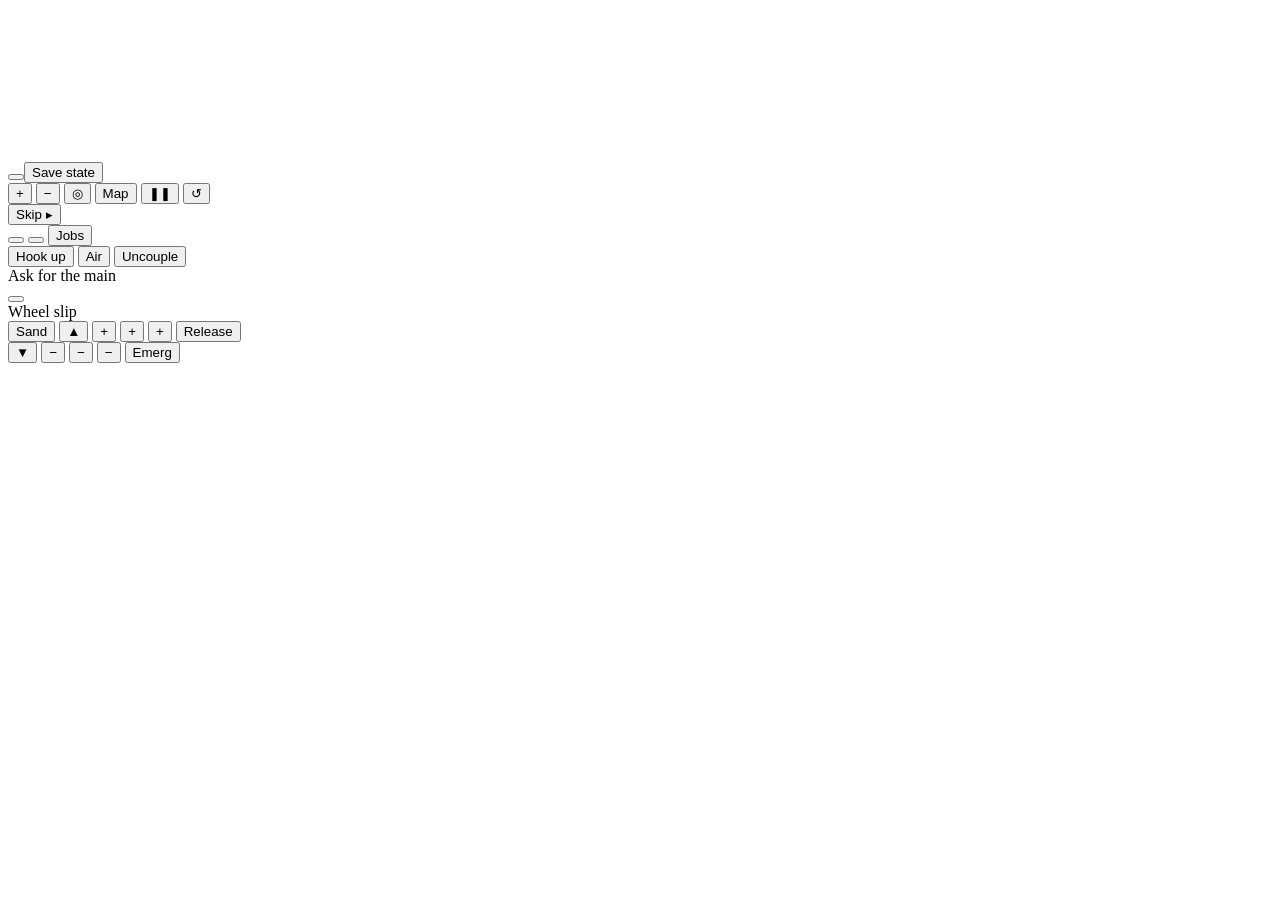
<file: src/shell.html>
<!doctype html>
<html lang="en">
<head>
<meta charset="utf-8">
<meta name="viewport" content="width=device-width, initial-scale=1, viewport-fit=cover">
<meta name="theme-color" content="#000000">
<title>Switching Game</title>
<style>
/* build: style.css */
</style>
</head>
<body>
<div id="view"><canvas id="yard"></canvas>
  <!-- The dev overlay's panel (#42), first so the menus, card and sheet open over it. -->
  <div id="devPanel"><div id="devTop"><button id="devHead"></button><button id="devSave">Save state</button></div><div id="devBody"></div></div>
  <div id="zoom">
    <button id="zoomIn" aria-label="Zoom in">+</button>
    <button id="zoomOut" aria-label="Zoom out">−</button>
    <button id="followBtn" aria-label="Follow the loco">◎&#xFE0E;</button>
    <button id="mapBtn" aria-label="Map">Map</button>
    <button id="pauseBtn" aria-label="Pause">❚❚</button>
    <button id="newYardBtn" aria-label="New yard">↺&#xFE0E;</button>
  </div>
  <div id="clockBar">
    <div id="clock"><b id="clockTime"></b><span id="clockShift"></span></div>
    <button id="skipBtn">Skip ▸&#xFE0E;</button>
  </div>
  <button id="jobChip"></button>
  <button id="mainChip"></button>
  <button id="jobsBtn">Jobs</button>
  <div id="skipMenu"></div>
  <div id="couplingMenu">
    <button id="hookBtn">Hook up</button>
    <button id="airBtn">Air</button>
    <button id="uncoupleBtn">Uncouple</button>
  </div>
  <div id="mainMenu"><span>Ask for the main</span></div>
  <div id="carCard"><div id="carText"></div><button id="handBrakeBtn"></button></div>
  <div id="sheet"></div>
</div>
<div id="bar">
  <div id="readout"><span id="readoutText"></span><span id="fuelGauge" class="fuel"></span><small id="version"></small></div>
  <div id="controls">
    <div id="loadMeter"></div>
    <div id="slipLight">Wheel slip</div>
    <button id="sandBtn" class="word">Sand</button>
    <button id="revUp" aria-label="Reverser toward forward">▲&#xFE0E;</button>
    <button id="thrUp" aria-label="Throttle up">+</button>
    <button id="lbUp" aria-label="Loco brake on">+</button>
    <button id="tbUp" aria-label="Train brake on">+</button>
    <button id="releaseBtn" class="word">Release</button>
    <div class="lever" id="revLever"></div>
    <div class="lever" id="thrLever"></div>
    <div class="lever" id="lbLever"></div>
    <div class="lever" id="tbLever"></div>
    <div class="spacer"></div>
    <button id="revDown" aria-label="Reverser toward reverse">▼&#xFE0E;</button>
    <button id="thrDown" aria-label="Throttle down">−</button>
    <button id="lbDown" aria-label="Loco brake off">−</button>
    <button id="tbDown" aria-label="Train brake off">−</button>
    <button id="emergBtn" class="word">Emerg</button>
  </div>
</div>
<script>
"use strict";
(() => {
  // build: sections
})();
</script>
</body>
</html>
</file>
